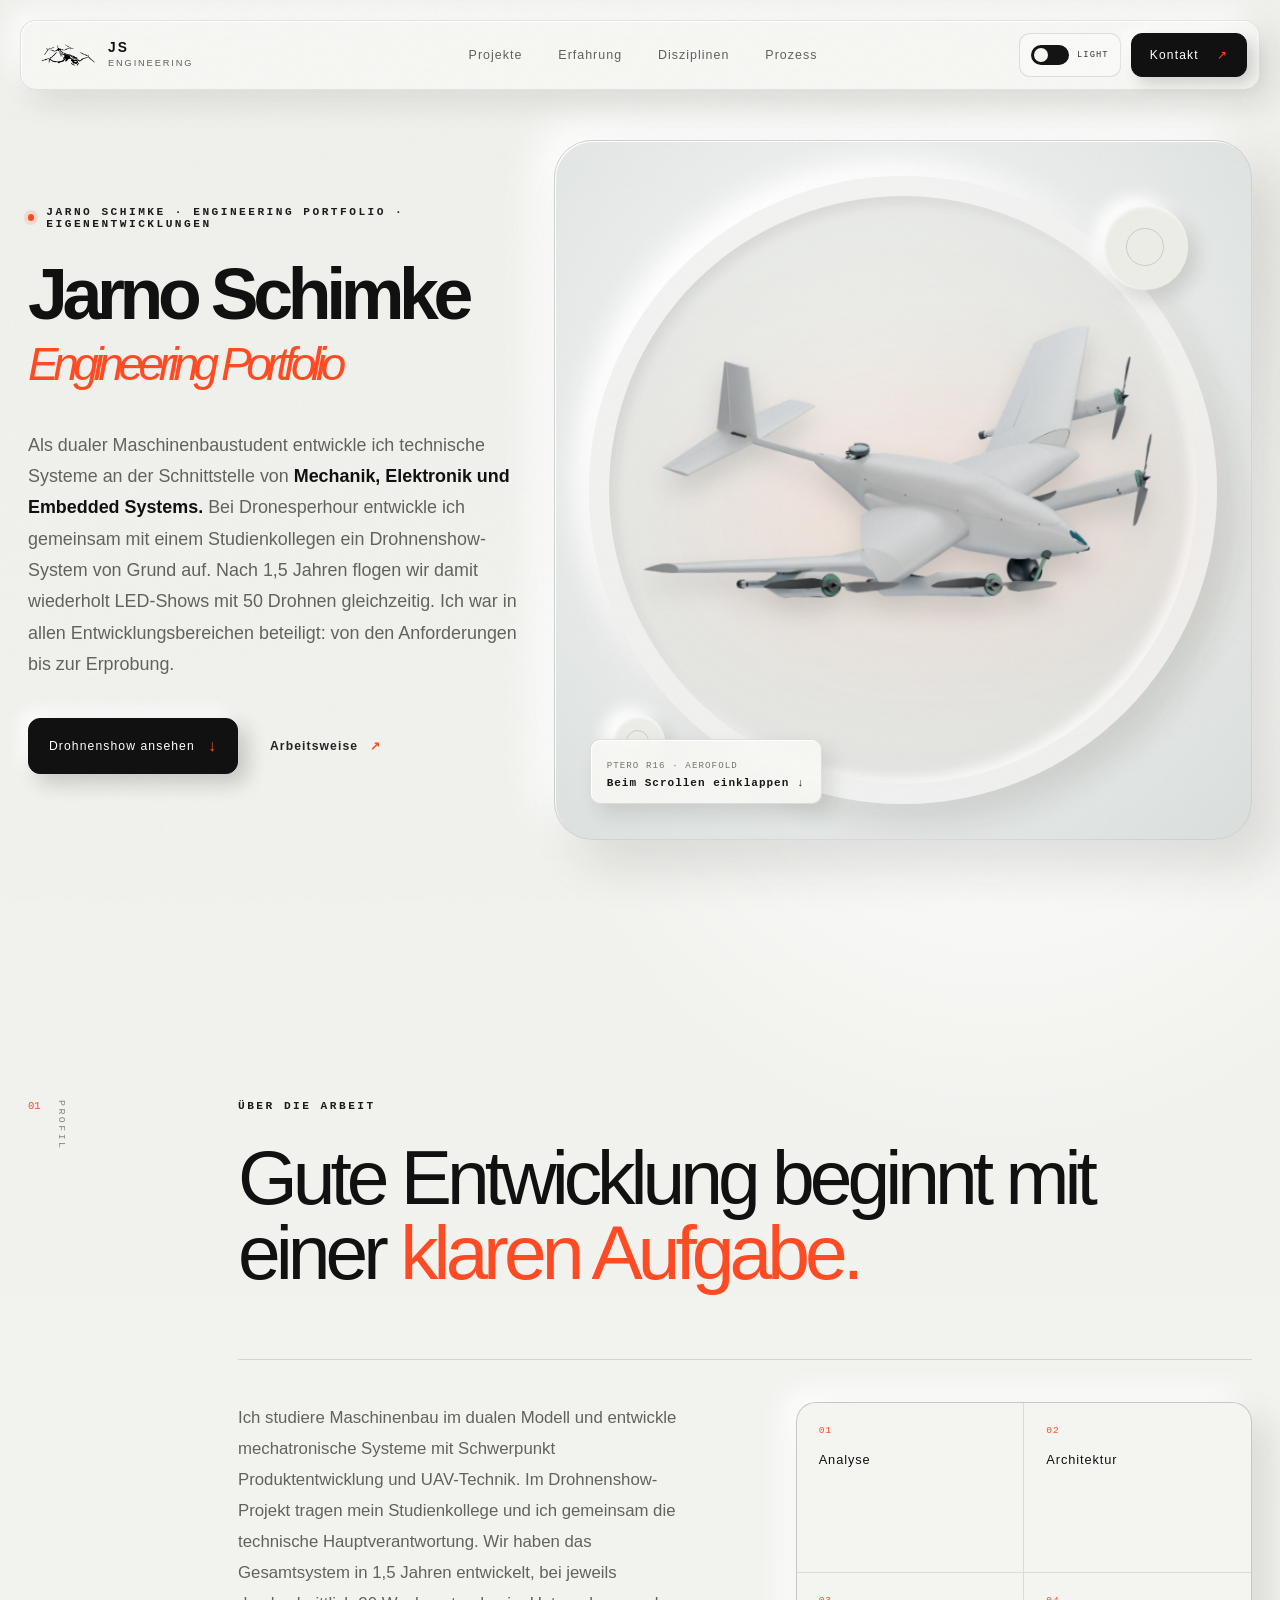
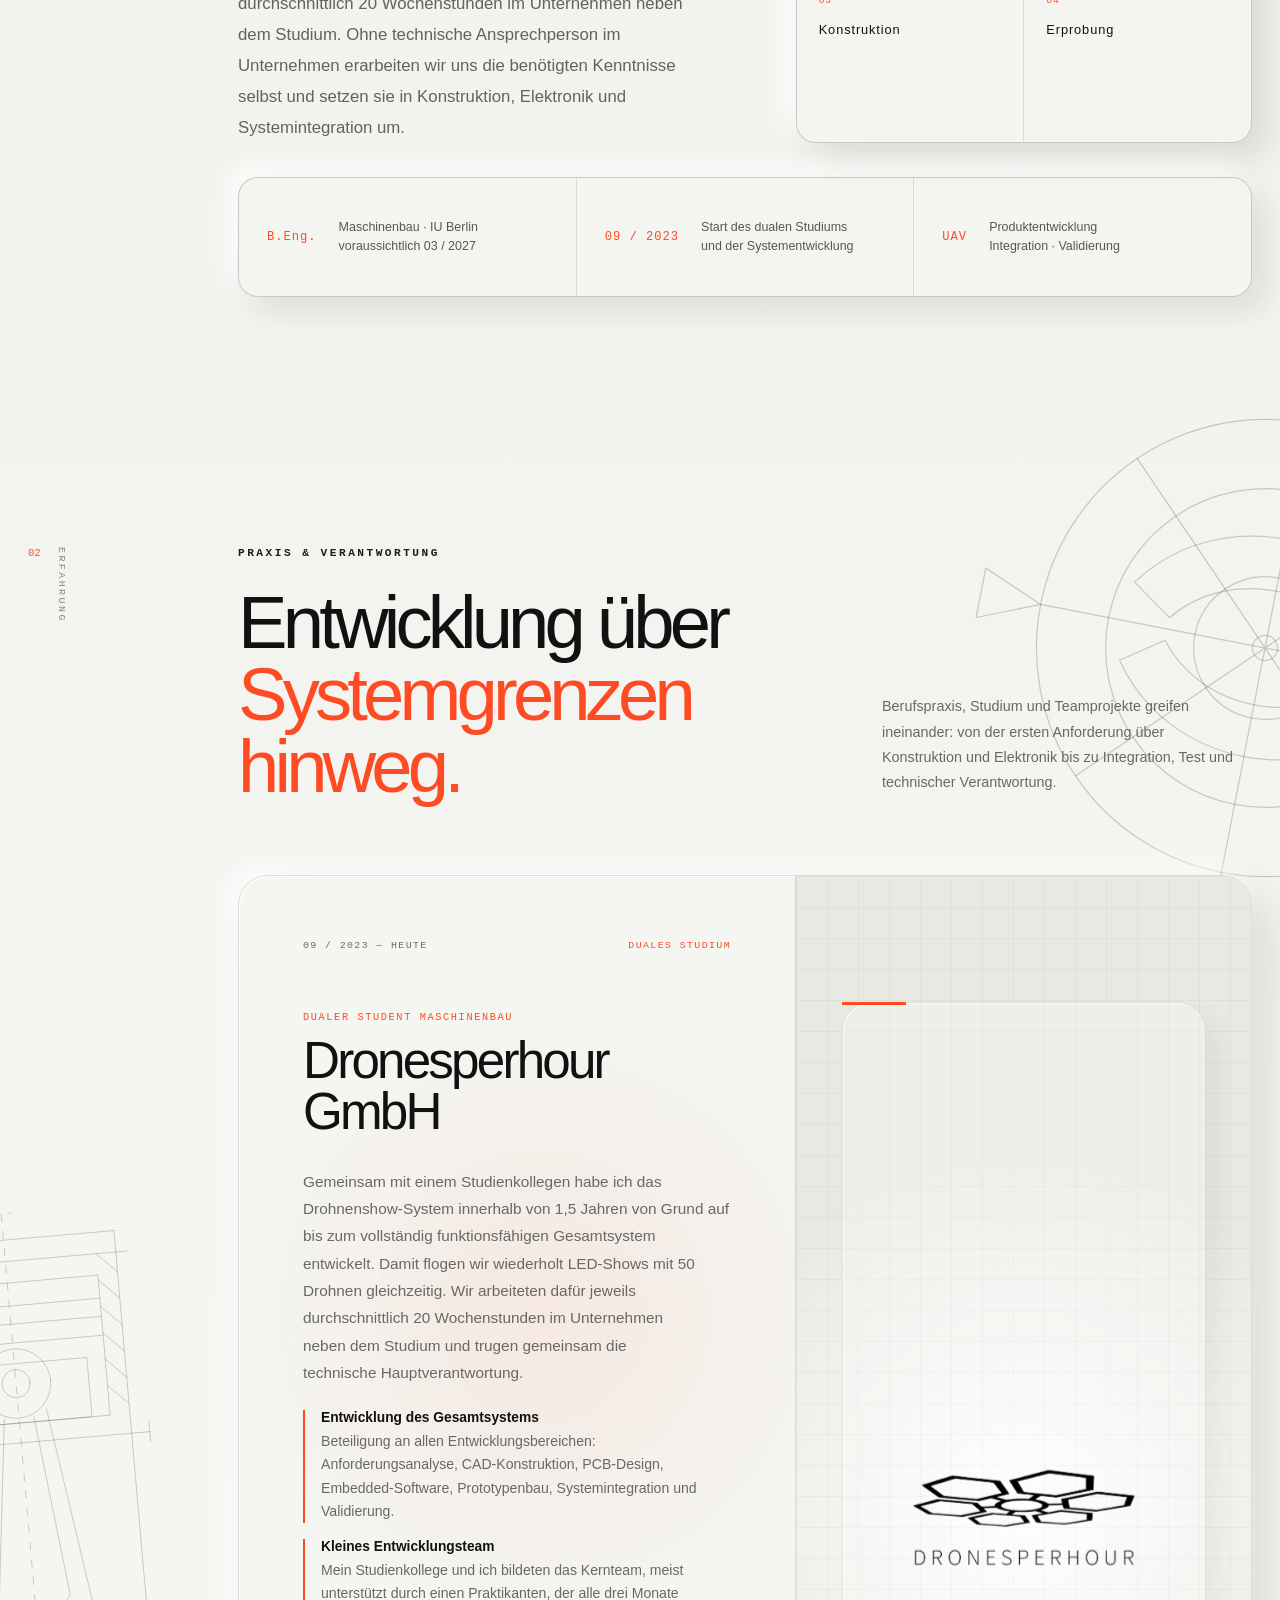
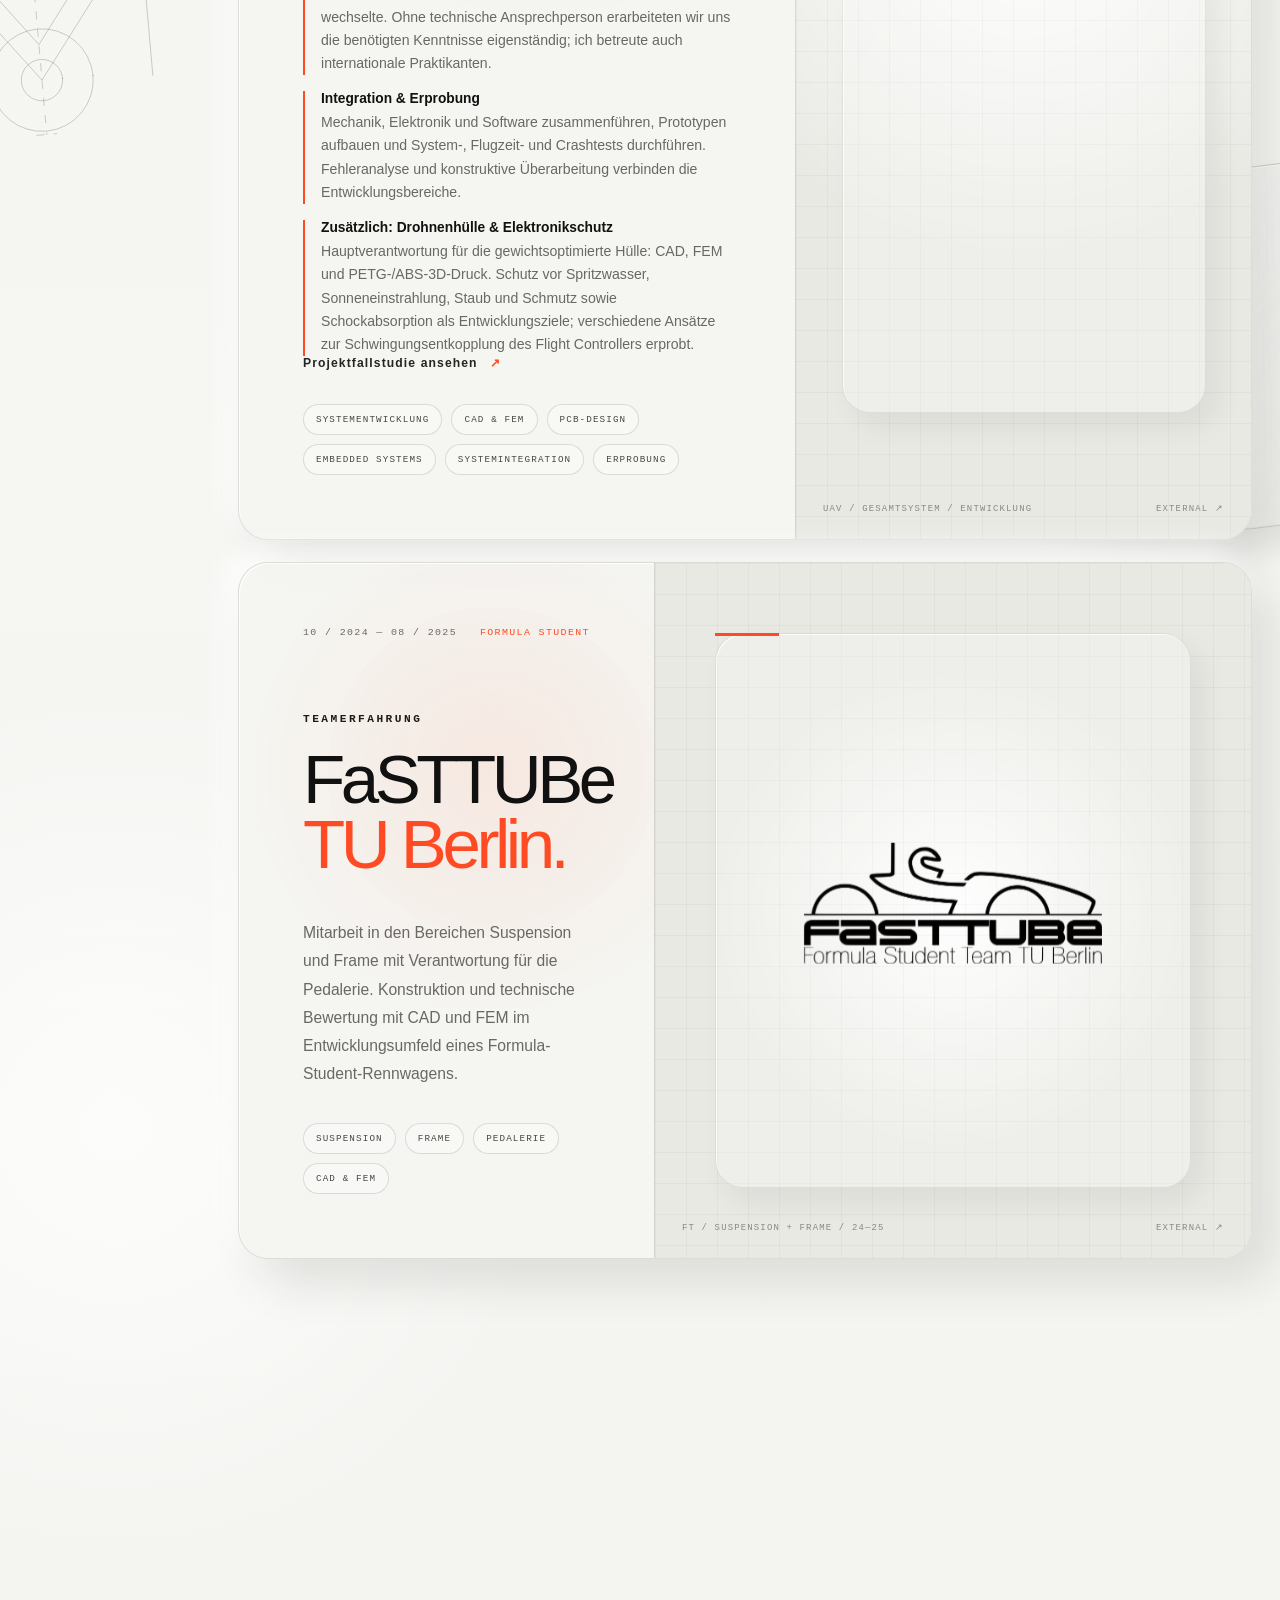
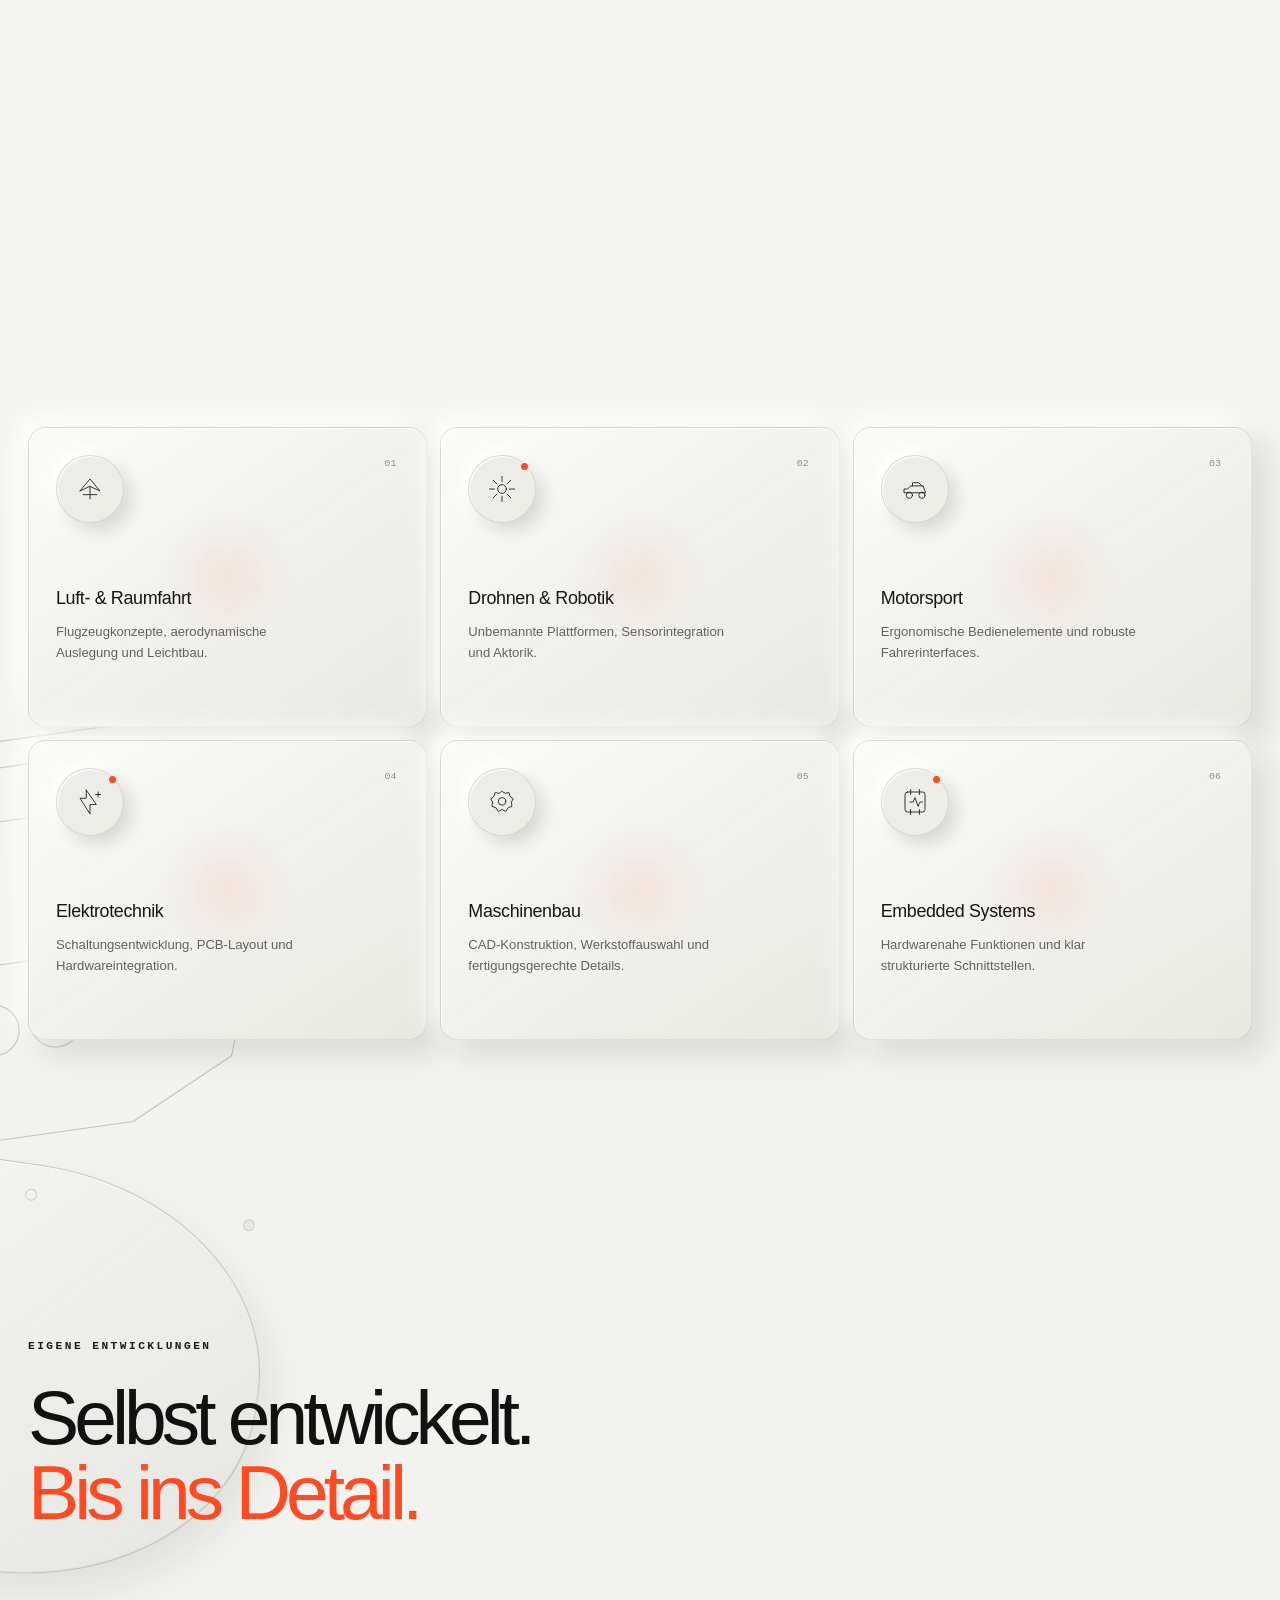
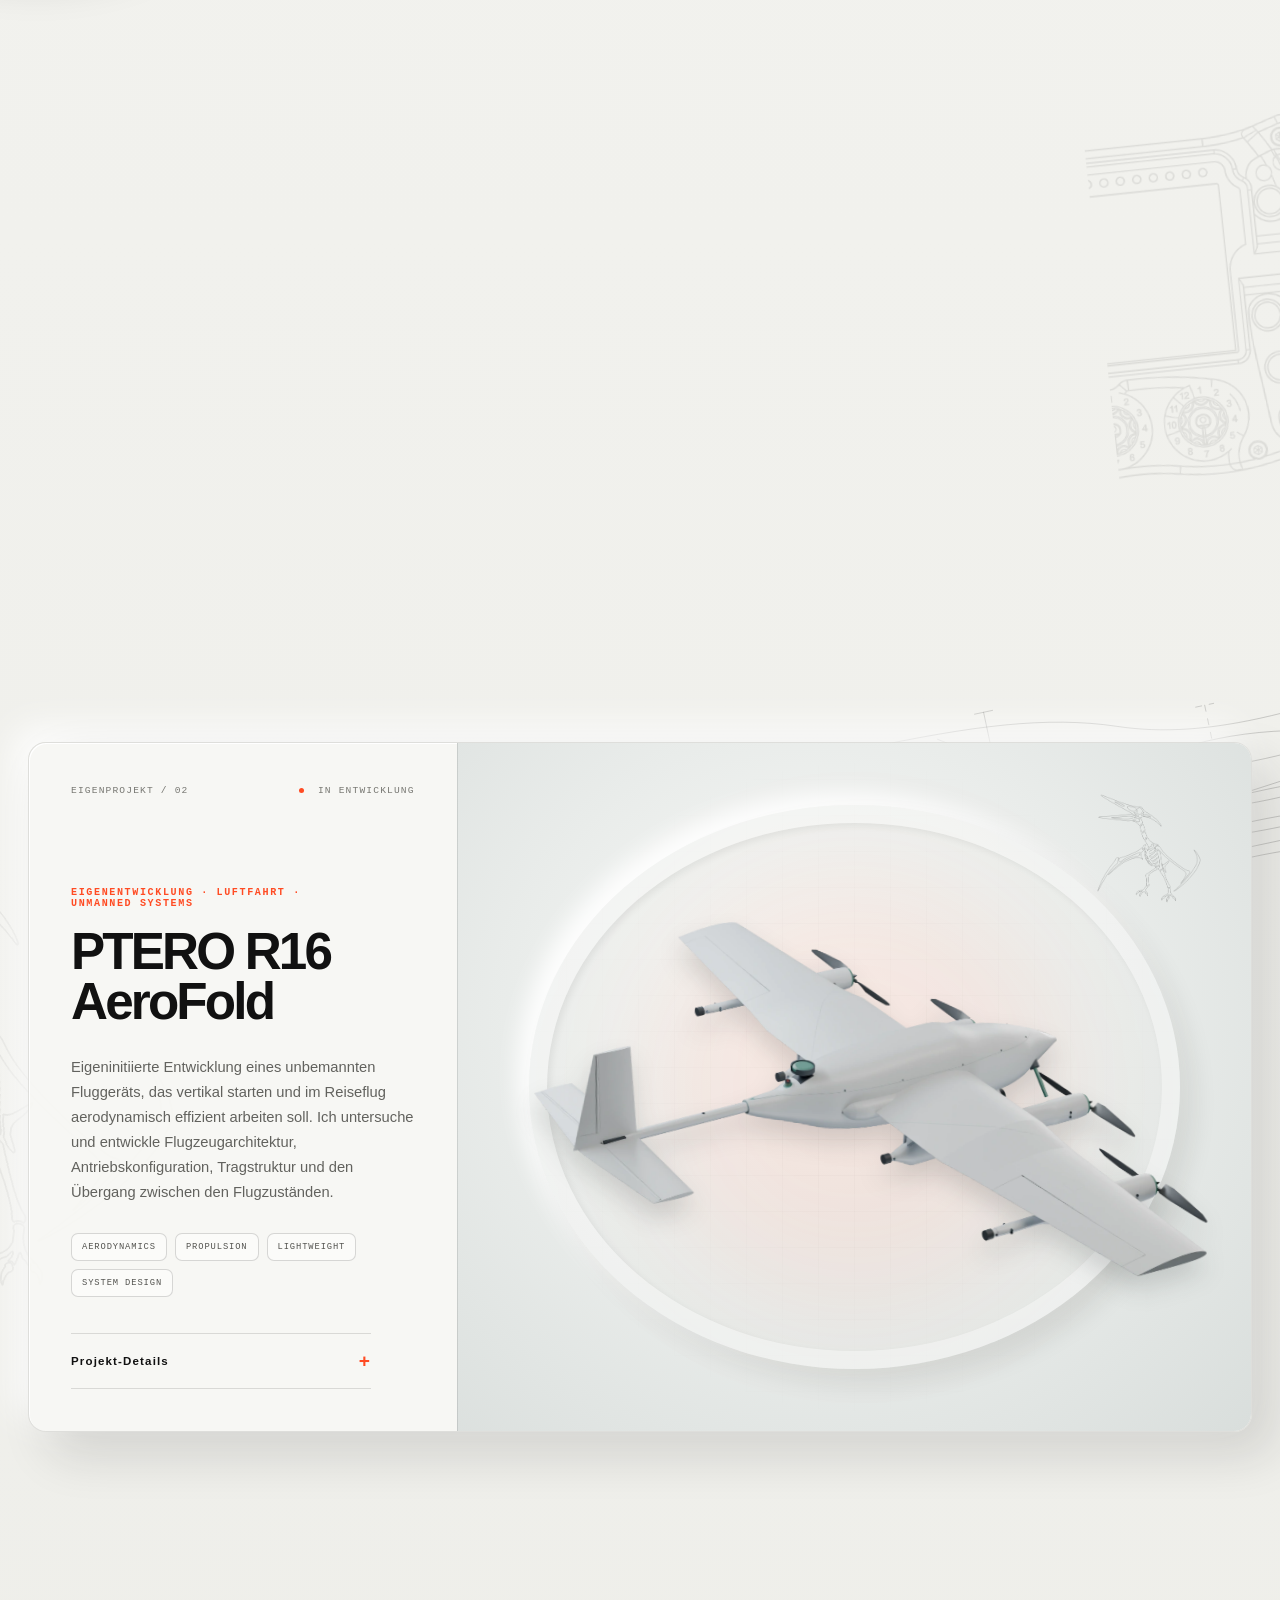
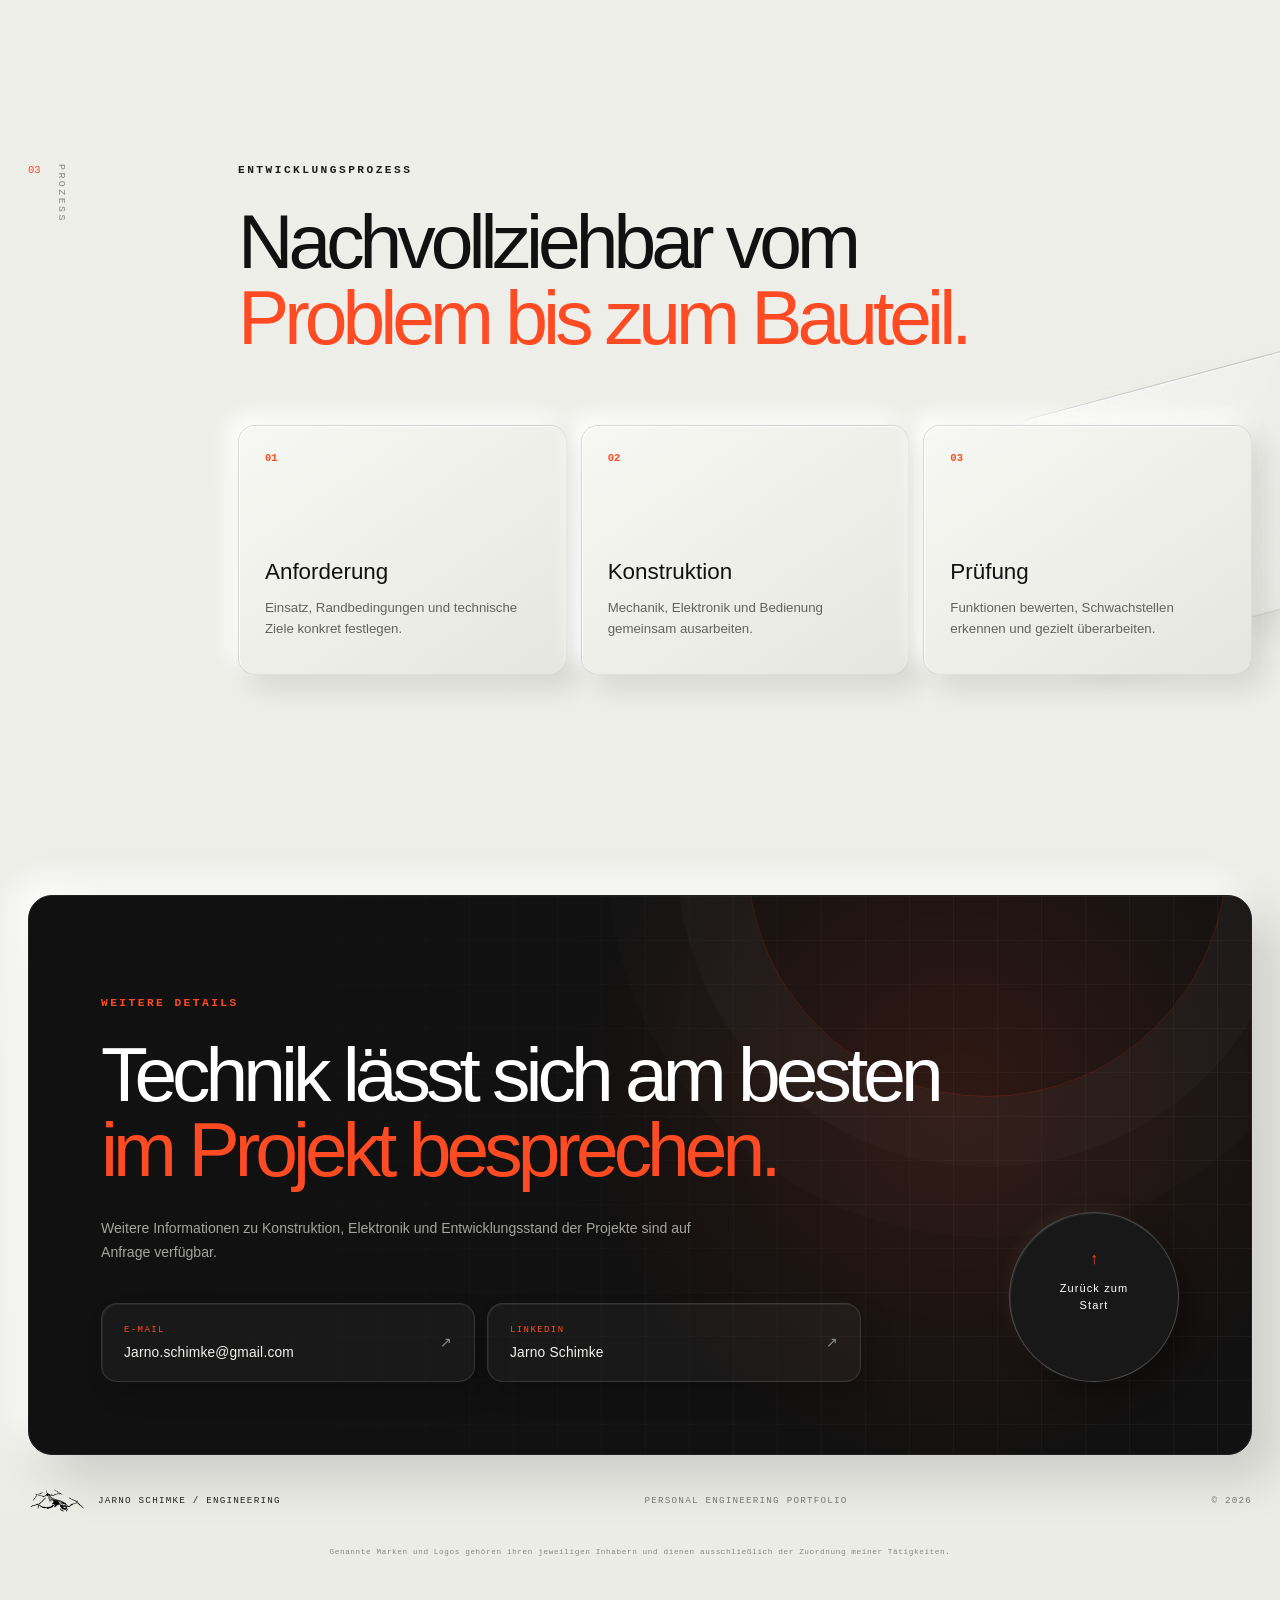
<file: index.html>
<!DOCTYPE html>
<html lang="de">
  <head>
    <meta charset="UTF-8">
    <meta name="viewport" content="width=device-width, initial-scale=1.0">
    <meta
      name="description"
      content="Engineering-Portfolio von Jarno Schimke: eigenverantwortliche UAV-Systementwicklung von Anforderungen und Konstruktion über Elektronik bis zu Integration und Erprobung."
    >
    <meta name="referrer" content="no-referrer">
    <meta
      http-equiv="Content-Security-Policy"
      content="default-src 'self'; script-src 'self'; style-src 'self' 'unsafe-inline'; img-src 'self' data:; font-src 'self'; connect-src 'none'; media-src 'none'; object-src 'none'; frame-src 'none'; worker-src 'none'; base-uri 'none'; form-action 'none'; upgrade-insecure-requests"
    >
    <meta name="theme-color" content="#f2f2ef">
    <title>Jarno Schimke — Engineering Portfolio</title>
    <link rel="icon" href="assets/brand-mark-transparent.png">
    <script src="theme-init.js"></script>
    <link rel="stylesheet" href="styles.css">
    <script src="script.js" defer></script>
  </head>
  <body>
    <div class="scroll-progress" aria-hidden="true"></div>
    <div class="cursor-light" aria-hidden="true"></div>
    <div class="page-noise" aria-hidden="true"></div>
    <div class="page-technical-overlay" aria-hidden="true">
      <i class="metal-cover cover-b"></i>
      <i class="metal-cover cover-c"></i>
      <i class="metal-cover cover-d"></i>

      <svg class="edge-sketch edge-drone-section" viewBox="0 0 620 620">
        <circle cx="310" cy="310" r="218" />
        <circle cx="310" cy="310" r="152" />
        <circle cx="310" cy="310" r="68" />
        <path d="M92 310h436M310 92v436M156 156l308 308M464 156 156 464" />
        <path d="M176 272c64-90 204-90 268 0l-39 27c-46-59-144-59-190 0Zm0 76c64 90 204 90 268 0l-39-27c-46 59-144 59-190 0Z" />
        <path d="M310 92 286 34h48Zm218 218 58-24v48ZM310 528l24 58h-48ZM92 310l-58 24v-48Z" />
        <circle cx="310" cy="310" r="12" />
      </svg>

      <svg class="edge-sketch edge-piston-section" viewBox="0 0 520 720">
        <path d="M126 62h268M112 88h296M126 62v540M394 62v540" />
        <path d="M150 114h220v170H150Z" />
        <path d="M150 142h220M150 164h220M150 187h220" />
        <path d="M172 212h176v72H172Z" />
        <circle cx="260" cy="236" r="42" />
        <circle cx="260" cy="236" r="17" />
        <path d="m226 270-35 235 69 91 69-91-35-235" />
        <path d="m242 278-25 218 43 57 43-57-25-218" />
        <circle cx="260" cy="596" r="62" />
        <circle cx="260" cy="596" r="25" />
        <path d="M104 308h312M104 296v24M416 296v24" />
        <path d="M78 62v540M66 62h24M66 602h24" />
        <path d="m126 88 24 24m-24 8 24 24m-24 8 24 24m-24 8 24 24m-24 8 24 24m-24 8 24 24" />
        <path d="m370 88 24 24m-24 8 24 24m-24 8 24 24m-24 8 24 24m-24 8 24 24m-24 8 24 24" />
        <path d="M260 30v632M248 30h24M248 662h24" stroke-dasharray="9 12" />
      </svg>

      <svg class="edge-sketch edge-wheel-section" viewBox="0 0 680 520">
        <path d="M115 171 210 95h260l95 76 63 114-49 137-110 53H211l-110-53-49-137Z" />
        <rect x="225" y="150" width="230" height="146" rx="16" />
        <circle cx="184" cy="182" r="18" /><circle cx="496" cy="182" r="18" />
        <circle cx="180" cy="330" r="18" /><circle cx="500" cy="330" r="18" />
        <circle cx="276" cy="362" r="26" /><circle cx="340" cy="362" r="26" /><circle cx="404" cy="362" r="26" />
        <path d="M50 68h578M50 56v24M628 56v24M340 68v45" />
        <path d="M32 171v251M20 171h24M20 422h24" />
      </svg>

      <svg class="edge-sketch edge-airfoil-section" viewBox="0 0 900 460">
        <path d="M22 78c152 0 248 8 334 40 112 42 248 37 522-10" />
        <path d="M22 126c150 0 245 10 330 44 109 43 250 39 526-13" />
        <path d="M22 174c144 0 233 14 317 47 113 44 264 45 539-13" />
        <path d="M22 224c144 0 225 18 306 40 126 35 286 39 550-9" />
        <path d="M22 274c165 0 260-8 362-24 133-21 277-11 494 25" />
        <path d="M22 324c160 0 254-20 360-38 129-22 278-6 496 37" />
        <path d="M22 374c154 0 247-24 355-43 132-23 282-3 501 44" />
        <path d="M218 261c107-111 294-135 512-44-145 8-303 33-512 44Z" />
        <path d="M267 244v29M332 215v50M409 188v68M495 177v66M581 181v49M655 195v24" />
        <path d="M218 308h512M218 294v28M730 294v28M474 288v40" />
        <path d="M190 64v328M178 64h24M178 392h24" />
        <path d="M80 98h62l-18-12m18 12-18 12M80 146h62l-18-12m18 12-18 12M80 346h62l-18-12m18 12-18 12" />
        <path d="M474 177v-62M462 115h24M730 217v-102M718 115h24" stroke-dasharray="8 10" />
      </svg>
    </div>

    <header class="site-header glass-shell">
      <a class="brand magnetic" href="#top" aria-label="Zur Startseite">
        <img src="assets/brand-mark-transparent.png" alt="">
        <span>
          <strong>JS</strong>
          <small>ENGINEERING</small>
        </span>
      </a>

      <nav aria-label="Hauptnavigation">
        <a href="#projekte">Projekte</a>
        <a href="#erfahrung">Erfahrung</a>
        <a href="#felder">Disziplinen</a>
        <a href="#prozess">Prozess</a>
      </nav>

      <div class="header-actions">
        <button class="theme-switch" type="button" aria-label="Dunkelmodus aktivieren" aria-pressed="false">
          <span class="switch-track" aria-hidden="true"><i></i></span>
          <span class="switch-label">LIGHT</span>
        </button>
        <a class="nav-cta magnetic" href="#kontakt">
          Kontakt
          <span aria-hidden="true">↗</span>
        </a>
      </div>
    </header>

    <main id="top">
      <section class="hero section-shell">
        <div class="hero-copy">
          <p class="eyebrow reveal">
            <span class="status-dot"></span>
            JARNO SCHIMKE · ENGINEERING PORTFOLIO · EIGENENTWICKLUNGEN
          </p>

          <h1 class="reveal" data-delay="80">
            Jarno Schimke
            <span>Engineering Portfolio</span>
          </h1>

          <p class="hero-intro reveal" data-delay="150">
            Als dualer Maschinenbaustudent entwickle ich technische Systeme
            an der Schnittstelle von
            <strong>Mechanik, Elektronik und Embedded Systems.</strong>
            Bei Dronesperhour entwickle ich gemeinsam mit einem Studienkollegen
            ein Drohnenshow-System von Grund auf. Nach 1,5 Jahren flogen wir
            damit wiederholt LED-Shows mit 50 Drohnen gleichzeitig. Ich war in allen
            Entwicklungsbereichen beteiligt: von den Anforderungen bis zur Erprobung.
          </p>

          <div class="hero-actions reveal" data-delay="220">
            <a class="button button-primary magnetic" href="drohnenshow.html">
              Drohnenshow ansehen
              <span aria-hidden="true">↓</span>
            </a>
            <a class="text-link" href="#profil">
              Arbeitsweise
              <span aria-hidden="true">↗</span>
            </a>
          </div>

          <div class="hero-readout reveal" data-delay="300" aria-label="Portfolio-Kennzahlen" role="group">
            <div>
              <strong data-count="2">02</strong>
              <span>Eigene Projekte</span>
            </div>
            <div>
              <strong data-count="6">06</strong>
              <span>Fachbereiche</span>
            </div>
            <div>
              <strong>CAD / PCB</strong>
              <span>Entwicklungsfokus</span>
            </div>
          </div>
        </div>

        <div class="hero-visual reveal" data-delay="100">
          <div class="orbit orbit-one"></div>
          <div class="orbit orbit-two"></div>
          <div class="radar-sweep"></div>
          <div class="hero-glow"></div>
          <div class="tech-glyph glyph-a"></div>
          <div class="tech-glyph glyph-b"></div>
          <img class="hero-drone parallax-object" src="assets/aerofold-r16-satin/hero-0.webp" alt="PTERO R16 mit ausgeklappten Tragflächen">
          <div class="telemetry telemetry-a">
            <span>PTERO R16 · AEROFOLD</span>
            <strong>Beim Scrollen einklappen ↓</strong>
          </div>
          <div class="telemetry telemetry-b">
            <span>SYS.STATUS</span>
            <strong><i></i> NOMINAL</strong>
          </div>
          <div class="telemetry telemetry-c" aria-hidden="true">
            <svg viewBox="0 0 150 34" role="presentation">
              <path d="M2 22h18l8-13 10 21 10-13 9 5h18l8-15 10 23 12-17 9 9h34" />
            </svg>
          </div>
        </div>
      </section>

      <div class="signal-strip" aria-hidden="true">
        <div>
          <span>AEROSPACE</span><i></i>
          <span>EMBEDDED SYSTEMS</span><i></i>
          <span>MOTORSPORT</span><i></i>
          <span>MECHANICAL DESIGN</span><i></i>
          <span>ELECTRONICS</span><i></i>
          <span>AEROSPACE</span><i></i>
          <span>EMBEDDED SYSTEMS</span><i></i>
          <span>MOTORSPORT</span><i></i>
          <span>MECHANICAL DESIGN</span><i></i>
          <span>ELECTRONICS</span><i></i>
        </div>
      </div>

      <section class="profile section-shell" id="profil">
        <div class="section-index reveal">
          <span>01</span>
          <p>PROFIL</p>
        </div>

        <div class="profile-main">
          <p class="section-kicker reveal">ÜBER DIE ARBEIT</p>
          <h2 class="reveal">
            Gute Entwicklung beginnt mit einer
            <em>klaren Aufgabe.</em>
          </h2>
          <div class="profile-grid">
            <p class="reveal">
              Ich studiere Maschinenbau im dualen Modell und entwickle
              mechatronische Systeme mit Schwerpunkt Produktentwicklung und
              UAV-Technik. Im Drohnenshow-Projekt tragen mein Studienkollege
              und ich gemeinsam die technische Hauptverantwortung. Wir haben
              das Gesamtsystem in 1,5 Jahren entwickelt, bei jeweils durchschnittlich
              20 Wochenstunden im Unternehmen neben dem Studium. Ohne
              technische Ansprechperson im Unternehmen erarbeiten wir uns
              die benötigten Kenntnisse selbst und setzen sie in Konstruktion,
              Elektronik und Systemintegration um.
            </p>
            <div class="profile-manifest reveal">
              <div><span>01</span> Analyse</div>
              <div><span>02</span> Architektur</div>
              <div><span>03</span> Konstruktion</div>
              <div><span>04</span> Erprobung</div>
            </div>
          </div>

          <div class="profile-facts reveal">
            <div>
              <strong>B.Eng.</strong>
              <span>Maschinenbau · IU Berlin<br>voraussichtlich 03 / 2027</span>
            </div>
            <div>
              <strong>09 / 2023</strong>
              <span>Start des dualen Studiums<br>und der Systementwicklung</span>
            </div>
            <div>
              <strong>UAV</strong>
              <span>Produktentwicklung<br>Integration · Validierung</span>
            </div>
          </div>
        </div>
      </section>

      <section class="experience section-shell" id="erfahrung">
        <div class="section-index reveal">
          <span>02</span>
          <p>ERFAHRUNG</p>
        </div>

        <div class="experience-main">
          <div class="experience-intro">
            <div>
              <p class="section-kicker reveal">PRAXIS &amp; VERANTWORTUNG</p>
              <h2 class="reveal">Entwicklung über<br><em>Systemgrenzen hinweg.</em></h2>
            </div>
            <p class="reveal">
              Berufspraxis, Studium und Teamprojekte greifen ineinander:
              von der ersten Anforderung über Konstruktion und Elektronik bis
              zu Integration, Test und technischer Verantwortung.
            </p>
          </div>

          <article class="career-card interactive-card reveal" id="projekt-drohnenshow">
            <div class="career-copy">
              <div class="career-meta">
                <span>09 / 2023 — HEUTE</span>
                <span>DUALES STUDIUM</span>
              </div>
              <p class="career-role">Dualer Student Maschinenbau</p>
              <h3>Dronesperhour GmbH</h3>
              <p>
                Gemeinsam mit einem Studienkollegen habe ich das
                Drohnenshow-System innerhalb von 1,5 Jahren von Grund auf
                bis zum vollständig funktionsfähigen Gesamtsystem entwickelt.
                Damit flogen wir wiederholt LED-Shows mit 50 Drohnen gleichzeitig.
                Wir arbeiteten dafür jeweils durchschnittlich 20 Wochenstunden
                im Unternehmen neben dem Studium und trugen gemeinsam die
                technische Hauptverantwortung.
              </p>
              <dl class="ownership-list">
                <div>
                  <dt>Entwicklung des Gesamtsystems</dt>
                  <dd>Beteiligung an allen Entwicklungsbereichen: Anforderungsanalyse, CAD-Konstruktion, PCB-Design, Embedded-Software, Prototypenbau, Systemintegration und Validierung.</dd>
                </div>
                <div>
                  <dt>Kleines Entwicklungsteam</dt>
                  <dd>Mein Studienkollege und ich bildeten das Kernteam, meist unterstützt durch einen Praktikanten, der alle drei Monate wechselte. Ohne technische Ansprechperson erarbeiteten wir uns die benötigten Kenntnisse eigenständig; ich betreute auch internationale Praktikanten.</dd>
                </div>
                <div>
                  <dt>Integration &amp; Erprobung</dt>
                  <dd>Mechanik, Elektronik und Software zusammenführen, Prototypen aufbauen und System-, Flugzeit- und Crashtests durchführen. Fehleranalyse und konstruktive Überarbeitung verbinden die Entwicklungsbereiche.</dd>
                </div>
                <div>
                  <dt>Zusätzlich: Drohnenhülle &amp; Elektronikschutz</dt>
                  <dd>Hauptverantwortung für die gewichtsoptimierte Hülle: CAD, FEM und PETG-/ABS-3D-Druck. Schutz vor Spritzwasser, Sonneneinstrahlung, Staub und Schmutz sowie Schockabsorption als Entwicklungsziele; verschiedene Ansätze zur Schwingungsentkopplung des Flight Controllers erprobt.</dd>
                </div>
              </dl>
              <a class="text-link" href="drohnenshow.html">Projektfallstudie ansehen <span aria-hidden="true">↗</span></a>
              <div class="experience-tags">
                <span>Systementwicklung</span>
                <span>CAD &amp; FEM</span>
                <span>PCB-Design</span>
                <span>Embedded Systems</span>
                <span>Systemintegration</span>
                <span>Erprobung</span>
              </div>
            </div>

            <a
              class="brand-logo-panel brand-logo-dph"
              href="https://dronesperhour.de/"
              target="_blank"
              rel="noopener noreferrer"
              aria-label="Website von Dronesperhour öffnen"
            >
              <img src="assets/cropped-LogoDPH.png" alt="Dronesperhour">
              <span>UAV / GESAMTSYSTEM / ENTWICKLUNG</span>
              <small>EXTERNAL ↗</small>
            </a>
          </article>

          <article class="experience-card interactive-card reveal">
            <div class="experience-copy">
              <div class="experience-meta">
                <span>10 / 2024 — 08 / 2025</span>
                <span>FORMULA STUDENT</span>
              </div>
              <p class="section-kicker">TEAMERFAHRUNG</p>
              <h2>FaSTTUBe<br><em>TU Berlin.</em></h2>
              <p class="experience-description">
                Mitarbeit in den Bereichen Suspension und Frame mit
                Verantwortung für die Pedalerie. Konstruktion und technische
                Bewertung mit CAD und FEM im Entwicklungsumfeld eines
                Formula-Student-Rennwagens.
              </p>
              <div class="experience-tags">
                <span>Suspension</span>
                <span>Frame</span>
                <span>Pedalerie</span>
                <span>CAD &amp; FEM</span>
              </div>
            </div>

            <a
              class="brand-logo-panel brand-logo-fasttube"
              href="https://fasttube.de/"
              target="_blank"
              rel="noopener noreferrer"
              aria-label="Website von FaSTTUBe öffnen"
            >
              <img src="assets/Fasttube_Logo_Schwarz_01.png" alt="FaSTTUBe – Formula Student Team der TU Berlin">
              <span>FT / SUSPENSION + FRAME / 24—25</span>
              <small>EXTERNAL ↗</small>
            </a>
          </article>

          <div class="responsibility-grid">
            <article class="responsibility-card reveal">
              <div class="responsibility-top">
                <span class="responsibility-date">SEIT 01 / 2026</span>
                <img
                  class="responsibility-logo responsibility-logo-psv"
                  src="assets/PSV-Logo-1_transparent_compressed.png"
                  alt="PSV Basdorf"
                >
              </div>
              <h3>Vorstandsmitglied</h3>
              <p>PSV Basdorf · Vorstandsarbeit in einem Verein mit rund 1.500 Mitgliedern.</p>
            </article>
            <article class="responsibility-card reveal" data-delay="80">
              <div class="responsibility-top">
                <span class="responsibility-date">SEIT 10 / 2023</span>
                <img
                  class="responsibility-logo responsibility-logo-iu"
                  src="assets/IU_Logo_23.png"
                  alt="IU Internationale Hochschule"
                >
              </div>
              <h3>Studierendenvertretung</h3>
              <p>Vertretung des Studiengangs Maschinenbau am Berliner Campus der IU.</p>
            </article>
          </div>
        </div>
      </section>

      <section class="disciplines section-shell" id="felder">
        <div class="section-heading">
          <div>
            <p class="section-kicker reveal">ARBEITSBEREICHE</p>
            <h2 class="reveal">Mechanik, Elektronik<br><em>und Systemdesign.</em></h2>
          </div>
          <p class="section-note reveal">
            Die Projekte verbinden mehrere Disziplinen. Entscheidend ist,
            dass Schnittstellen früh geklärt werden.
          </p>
        </div>

        <div class="discipline-grid">
          <article class="discipline-card interactive-card reveal">
            <div class="icon-wrap">
              <svg viewBox="0 0 48 48" aria-hidden="true">
                <path d="M8 27 24 8l16 19-16-7Z" />
                <path d="M24 20v20M13 33h22" />
              </svg>
            </div>
            <span>01</span>
            <h3>Luft- &amp; Raumfahrt</h3>
            <p>Flugzeugkonzepte, aerodynamische Auslegung und Leichtbau.</p>
          </article>

          <article class="discipline-card interactive-card reveal" data-delay="60">
            <div class="icon-wrap">
              <svg viewBox="0 0 48 48" aria-hidden="true">
                <circle cx="24" cy="24" r="7" />
                <path d="M24 4v8M24 36v8M4 24h8M36 24h8M10 10l6 6M32 32l6 6M38 10l-6 6M16 32l-6 6" />
              </svg>
            </div>
            <span>02</span>
            <h3>Drohnen &amp; Robotik</h3>
            <p>Unbemannte Plattformen, Sensorintegration und Aktorik.</p>
          </article>

          <article class="discipline-card interactive-card reveal" data-delay="120">
            <div class="icon-wrap">
              <svg viewBox="0 0 48 48" aria-hidden="true">
                <path d="M7 30h34l-4-11H17l-5 5H7Z" />
                <circle cx="15" cy="34" r="5" />
                <circle cx="35" cy="34" r="5" />
                <path d="M20 19v-5h10l5 5" />
              </svg>
            </div>
            <span>03</span>
            <h3>Motorsport</h3>
            <p>Ergonomische Bedienelemente und robuste Fahrerinterfaces.</p>
          </article>

          <article class="discipline-card interactive-card reveal" data-delay="180">
            <div class="icon-wrap">
              <svg viewBox="0 0 48 48" aria-hidden="true">
                <path d="M18 5v13H8l16 25V28h10L18 5Z" />
                <path d="M37 8v8M33 12h8" />
              </svg>
            </div>
            <span>04</span>
            <h3>Elektrotechnik</h3>
            <p>Schaltungsentwicklung, PCB-Layout und Hardwareintegration.</p>
          </article>

          <article class="discipline-card interactive-card reveal" data-delay="240">
            <div class="icon-wrap">
              <svg viewBox="0 0 48 48" aria-hidden="true">
                <path d="m24 7 5 3 6-1 2 6 5 4-3 5 1 7-6 2-4 6-6-3-6 3-4-6-6-2 1-7-3-5 5-4 2-6 6 1Z" />
                <circle cx="24" cy="23" r="6" />
              </svg>
            </div>
            <span>05</span>
            <h3>Maschinenbau</h3>
            <p>CAD-Konstruktion, Werkstoffauswahl und fertigungsgerechte Details.</p>
          </article>

          <article class="discipline-card interactive-card reveal" data-delay="300">
            <div class="icon-wrap">
              <svg viewBox="0 0 48 48" aria-hidden="true">
                <rect x="8" y="8" width="32" height="32" rx="4" />
                <path d="M16 24h5l3-7 5 14 3-7h4M17 4v8M31 4v8M17 36v8M31 36v8" />
              </svg>
            </div>
            <span>06</span>
            <h3>Embedded Systems</h3>
            <p>Hardwarenahe Funktionen und klar strukturierte Schnittstellen.</p>
          </article>
        </div>
      </section>

      <section class="projects section-shell" id="projekte">
        <div class="section-heading projects-heading">
          <div>
            <p class="section-kicker reveal">EIGENE ENTWICKLUNGEN</p>
            <h2 class="reveal">Selbst entwickelt.<br><em>Bis ins Detail.</em></h2>
          </div>
          <p class="section-note reveal">
            Beide Projekte sind eigeninitiierte Entwicklungen. Konzeption,
            Konstruktion, Elektronik und technische Ausarbeitung liegen bei
            mir; der aktuelle Reifegrad ist jeweils ausgewiesen.
          </p>
        </div>

        <article class="project-card project-wheel reveal">
          <div class="project-content">
            <div class="project-topline">
              <span>EIGENPROJEKT / 01</span>
              <span class="project-state"><i></i> IN ENTWICKLUNG</span>
            </div>
            <p class="project-type">EIGENENTWICKLUNG · MOTORSPORT · ELEKTRONIK</p>
            <h3>Formula<br>Steering Wheel</h3>
            <p class="project-description">
              Von mir entwickeltes Sim-Racing-Lenkrad mit Carbonstruktur,
              integriertem Display und eigener Leiterplatte. Ich entwickle
              Konstruktion, Elektronik und Aufbau als zusammenhängendes System
              und führe es schrittweise zum funktionsfähigen Prototyp.
            </p>
            <ul class="project-tags">
              <li>CAD</li>
              <li>PCB DESIGN</li>
              <li>ERGONOMICS</li>
              <li>TELEMETRY</li>
            </ul>
            <button class="project-toggle magnetic" type="button" aria-expanded="false" aria-controls="wheel-details">
              Projekt-Details
              <span aria-hidden="true">+</span>
            </button>
            <div class="project-details" id="wheel-details">
              <div>
                <span>FOKUS</span>
                <p>Direkte Bedienung, kompakter Aufbau und eine servicefreundliche Konstruktion.</p>
              </div>
              <div>
                <span>EIGENE LEISTUNG</span>
                <p>Systemkonzept, Gehäusekonstruktion, PCB-Integration, Display und Anordnung der Bedienelemente.</p>
              </div>
              <details class="project-renderings" open>
                <summary>
                  <span>RENDERINGS</span>
                  <small>04 ANSICHTEN</small>
                </summary>
                <div class="rendering-gallery">
                  <figure data-view="front">
                    <a href="assets/simwheel-render-front.png" aria-label="Simwheel-Frontansicht in voller Größe öffnen">
                      <img
                        src="assets/simwheel-render-front.png"
                        alt="Simwheel-Rendering in Frontansicht"
                        loading="lazy"
                        decoding="async"
                      >
                    </a>
                    <figcaption><span>01</span> FRONTANSICHT</figcaption>
                  </figure>
                  <figure data-view="perspective">
                    <a href="assets/simwheel-render-perspective.png" aria-label="Perspektivisches Simwheel-Rendering in voller Größe öffnen">
                      <img
                        src="assets/simwheel-render-perspective.png"
                        alt="Simwheel-Rendering in perspektivischer Ansicht"
                        loading="lazy"
                        decoding="async"
                      >
                    </a>
                    <figcaption><span>02</span> PERSPEKTIVE</figcaption>
                  </figure>
                  <figure data-view="three-quarter">
                    <a href="assets/simwheel-render-three-quarter.png" aria-label="Simwheel-Dreiviertelansicht in voller Größe öffnen">
                      <img
                        src="assets/simwheel-render-three-quarter.png"
                        alt="Simwheel-Rendering in Dreiviertelansicht"
                        loading="lazy"
                        decoding="async"
                      >
                    </a>
                    <figcaption><span>03</span> DREIVIERTEL</figcaption>
                  </figure>
                  <figure data-view="technical">
                    <a href="assets/simwheel-render-technical.png" aria-label="Technische Simwheel-Ansicht in voller Größe öffnen">
                      <img
                        src="assets/simwheel-render-technical.png"
                        alt="Transparente technische Linienansicht des Simwheels"
                        loading="lazy"
                        decoding="async"
                      >
                    </a>
                    <figcaption><span>04</span> TECHNISCHE ANSICHT</figcaption>
                  </figure>
                </div>
              </details>
            </div>
          </div>

          <div class="project-media" data-tilt>
            <div class="project-gridlines"></div>
            <div class="media-glow"></div>
            <img
              src="assets/simwheel-main-three-quarter.png"
              alt="Freigestellte Dreiviertelansicht des selbst entwickelten Formula-Sim-Racing-Lenkrads"
            >
            <span class="media-label label-a">CARBON<br>COMPOSITE</span>
            <span class="media-label label-b">CUSTOM<br>ELECTRONICS</span>
            <span class="media-code">JS-SW / REV.01</span>
          </div>
        </article>

        <div class="project-wheel-page-sketch" aria-hidden="true">
          <img src="assets/simwheel-sketch-outline.png" alt="">
        </div>

        <article class="project-card project-vtol reveal" id="projekt-vtol">
          <div class="project-content">
            <div class="project-topline">
              <span>EIGENPROJEKT / 02</span>
              <span class="project-state"><i></i> IN ENTWICKLUNG</span>
            </div>
            <p class="project-type">EIGENENTWICKLUNG · LUFTFAHRT · UNMANNED SYSTEMS</p>
            <h3>PTERO R16<br>AeroFold</h3>
            <p class="project-description">
              Eigeninitiierte Entwicklung eines unbemannten Fluggeräts, das
              vertikal starten und im Reiseflug aerodynamisch effizient
              arbeiten soll. Ich untersuche und entwickle Flugzeugarchitektur,
              Antriebskonfiguration, Tragstruktur und den Übergang zwischen
              den Flugzuständen.
            </p>
            <ul class="project-tags">
              <li>AERODYNAMICS</li>
              <li>PROPULSION</li>
              <li>LIGHTWEIGHT</li>
              <li>SYSTEM DESIGN</li>
            </ul>
            <button class="project-toggle magnetic" type="button" aria-expanded="false" aria-controls="vtol-details">
              Projekt-Details
              <span aria-hidden="true">+</span>
            </button>
            <div class="project-details" id="vtol-details">
              <div>
                <span>BEWEGUNGSSTUDIE</span>
                <p>Die Tragflächen schwenken um 120°, das Heck fährt um 300 mm ein. In der Serviceansicht öffnen sich die Abdeckungen und die Leistungskassette senkt sich ab.</p>
                <div class="aero-states">
                  <a href="assets/aerofold-r16-satin/detail-0.webp">Reiseflug</a>
                  <a href="assets/aerofold-r16-satin/detail-96.webp">Eingeklappt</a>
                  <a href="assets/aerofold-r16-satin/detail-144.webp">Serviceansicht</a>
                </div>
              </div>
              <div>
                <span>FOKUS</span>
                <p>Vertikalstart, effizienter Reiseflug und ein kontrollierbarer Übergang.</p>
              </div>
              <div>
                <span>EIGENE LEISTUNG</span>
                <p>Gesamtkonzept, Antriebskonfiguration, aerodynamische Auslegung, Tragstruktur und konstruktive Integration.</p>
              </div>
              <div>
                <span>EINSATZANFORDERUNGEN</span>
                <p>Umwelt- und mechanische Einsatzbelastungen als Anforderungen an die konstruktive Auslegung berücksichtigen.</p>
              </div>
              <div class="project-publications">
                <span>WISSENSCHAFTLICHE ARBEITEN</span>
                <div class="publication-links">
                  <a
                    href="assets/downloads/mehrzieloptimierung-carbon-tragfluegel-vtol-uav.pdf"
                    download
                  >
                    <strong>Mehrzieloptimierung eines Carbon-Tragflügels für ein VTOL-UAV – Aerodynamische Profilselektion und FEM-Nachweis</strong>
                    <small>PDF · DOWNLOAD ↓</small>
                  </a>
                  <a
                    href="assets/downloads/vergleichende-effizienzanalyse-vtol-uav-konzepte.pdf"
                    download
                  >
                    <strong>Vergleichende Effizienzanalyse aktueller VTOL-UAV-Konzepte als Grundlage für die Entwicklung eines transformierbaren Flügelklappmechanismus</strong>
                    <small>PDF · DOWNLOAD ↓</small>
                  </a>
                </div>
              </div>
            </div>
          </div>

          <div class="project-media" data-tilt>
            <div class="project-gridlines"></div>
            <div class="media-glow"></div>
            <img class="aero-detail" src="assets/aerofold-r16-satin/detail-0.webp" alt="PTERO R16 im Reiseflug">
            <img
              class="project-brand-logo"
              src="assets/pteranodon-vtol-outline.png"
              alt="Pteranodon-Outline als Logo des VTOL-Projekts"
            >
            <span class="media-label label-a">VTOL<br>TRANSITION</span>
            <span class="media-label label-b">FIXED-WING<br>EFFICIENCY</span>
            <span class="media-code">JS-VT / CONCEPT.02</span>
          </div>
        </article>

        <div class="project-page-mark" aria-hidden="true">
          <img src="assets/pteranodon-vtol-outline.png" alt="">
        </div>
      </section>

      <section class="process section-shell" id="prozess">
        <div class="section-index reveal">
          <span>03</span>
          <p>PROZESS</p>
        </div>

        <div class="process-main">
          <p class="section-kicker reveal">ENTWICKLUNGSPROZESS</p>
          <h2 class="reveal">Nachvollziehbar vom<br><em>Problem bis zum Bauteil.</em></h2>
          <div class="process-track">
            <article class="reveal">
              <div class="process-number">01</div>
              <div>
                <h3>Anforderung</h3>
                <p>Einsatz, Randbedingungen und technische Ziele konkret festlegen.</p>
              </div>
            </article>
            <article class="reveal" data-delay="80">
              <div class="process-number">02</div>
              <div>
                <h3>Konstruktion</h3>
                <p>Mechanik, Elektronik und Bedienung gemeinsam ausarbeiten.</p>
              </div>
            </article>
            <article class="reveal" data-delay="160">
              <div class="process-number">03</div>
              <div>
                <h3>Prüfung</h3>
                <p>Funktionen bewerten, Schwachstellen erkennen und gezielt überarbeiten.</p>
              </div>
            </article>
          </div>
        </div>
      </section>

      <section class="contact section-shell" id="kontakt">
        <div class="contact-orb" aria-hidden="true"></div>
        <div class="contact-copy reveal">
          <p class="section-kicker">WEITERE DETAILS</p>
          <h2>Technik lässt sich am besten<br><em>im Projekt besprechen.</em></h2>
          <p class="contact-intro">
            Weitere Informationen zu Konstruktion, Elektronik und
            Entwicklungsstand der Projekte sind auf Anfrage verfügbar.
          </p>
          <div class="contact-links" role="group" aria-label="Kontaktdaten">
            <a class="contact-link magnetic" href="mailto:Jarno.schimke@gmail.com">
              <span>E-MAIL</span>
              <strong>Jarno.schimke@gmail.com</strong>
              <i aria-hidden="true">↗</i>
            </a>
            <a
              class="contact-link magnetic"
              href="https://www.linkedin.com/in/jarno-schimke-b3385430b"
              target="_blank"
              rel="noopener noreferrer"
            >
              <span>LINKEDIN</span>
              <strong>Jarno Schimke</strong>
              <i aria-hidden="true">↗</i>
            </a>
          </div>
        </div>
        <a class="contact-button magnetic reveal" href="#top">
          <span>Zurück zum Start</span>
          <strong aria-hidden="true">↑</strong>
        </a>
      </section>
    </main>

    <footer class="site-footer section-shell">
      <div class="footer-brand">
        <img src="assets/brand-mark-transparent.png" alt="">
        <span>JARNO SCHIMKE / ENGINEERING</span>
      </div>
      <p>PERSONAL ENGINEERING PORTFOLIO</p>
      <p>© <span id="year"></span></p>
      <p class="trademark-note">
        Genannte Marken und Logos gehören ihren jeweiligen Inhabern und dienen
        ausschließlich der Zuordnung meiner Tätigkeiten.
      </p>
    </footer>
  </body>
</html>
</file>
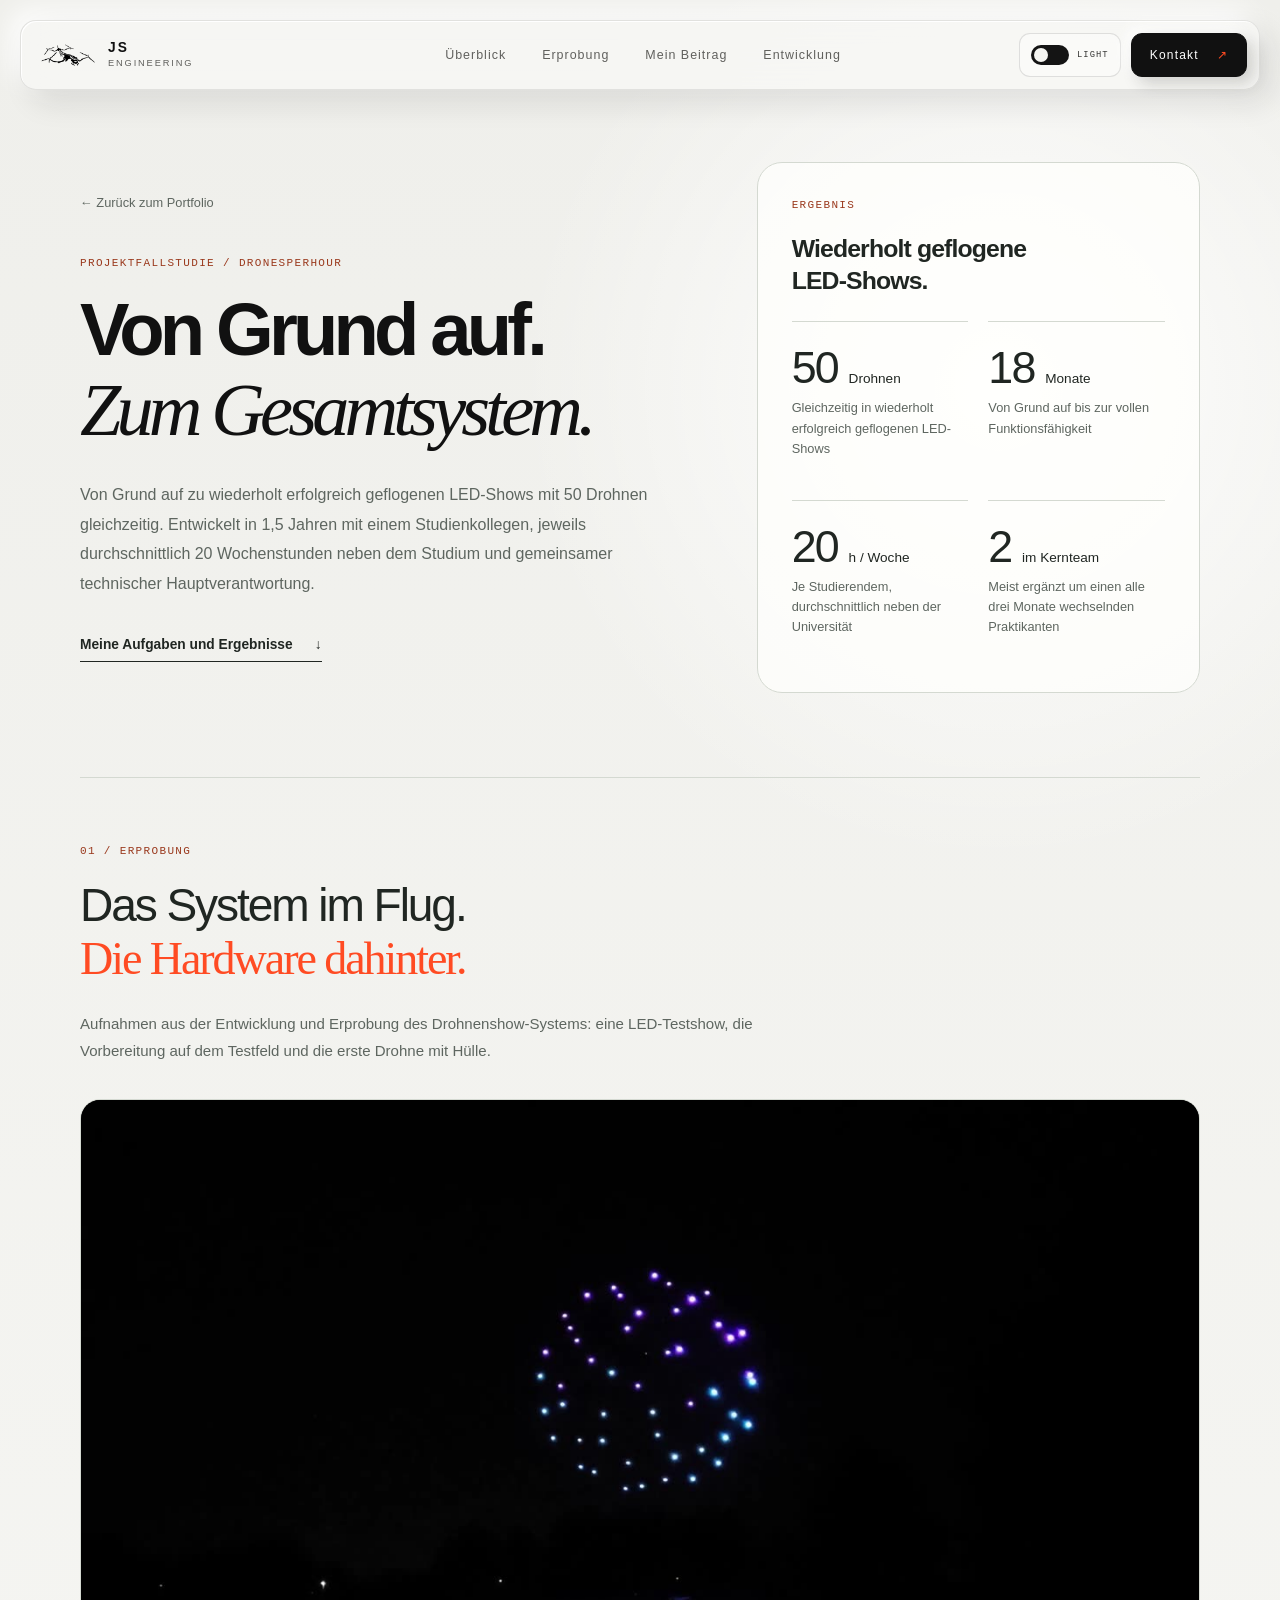
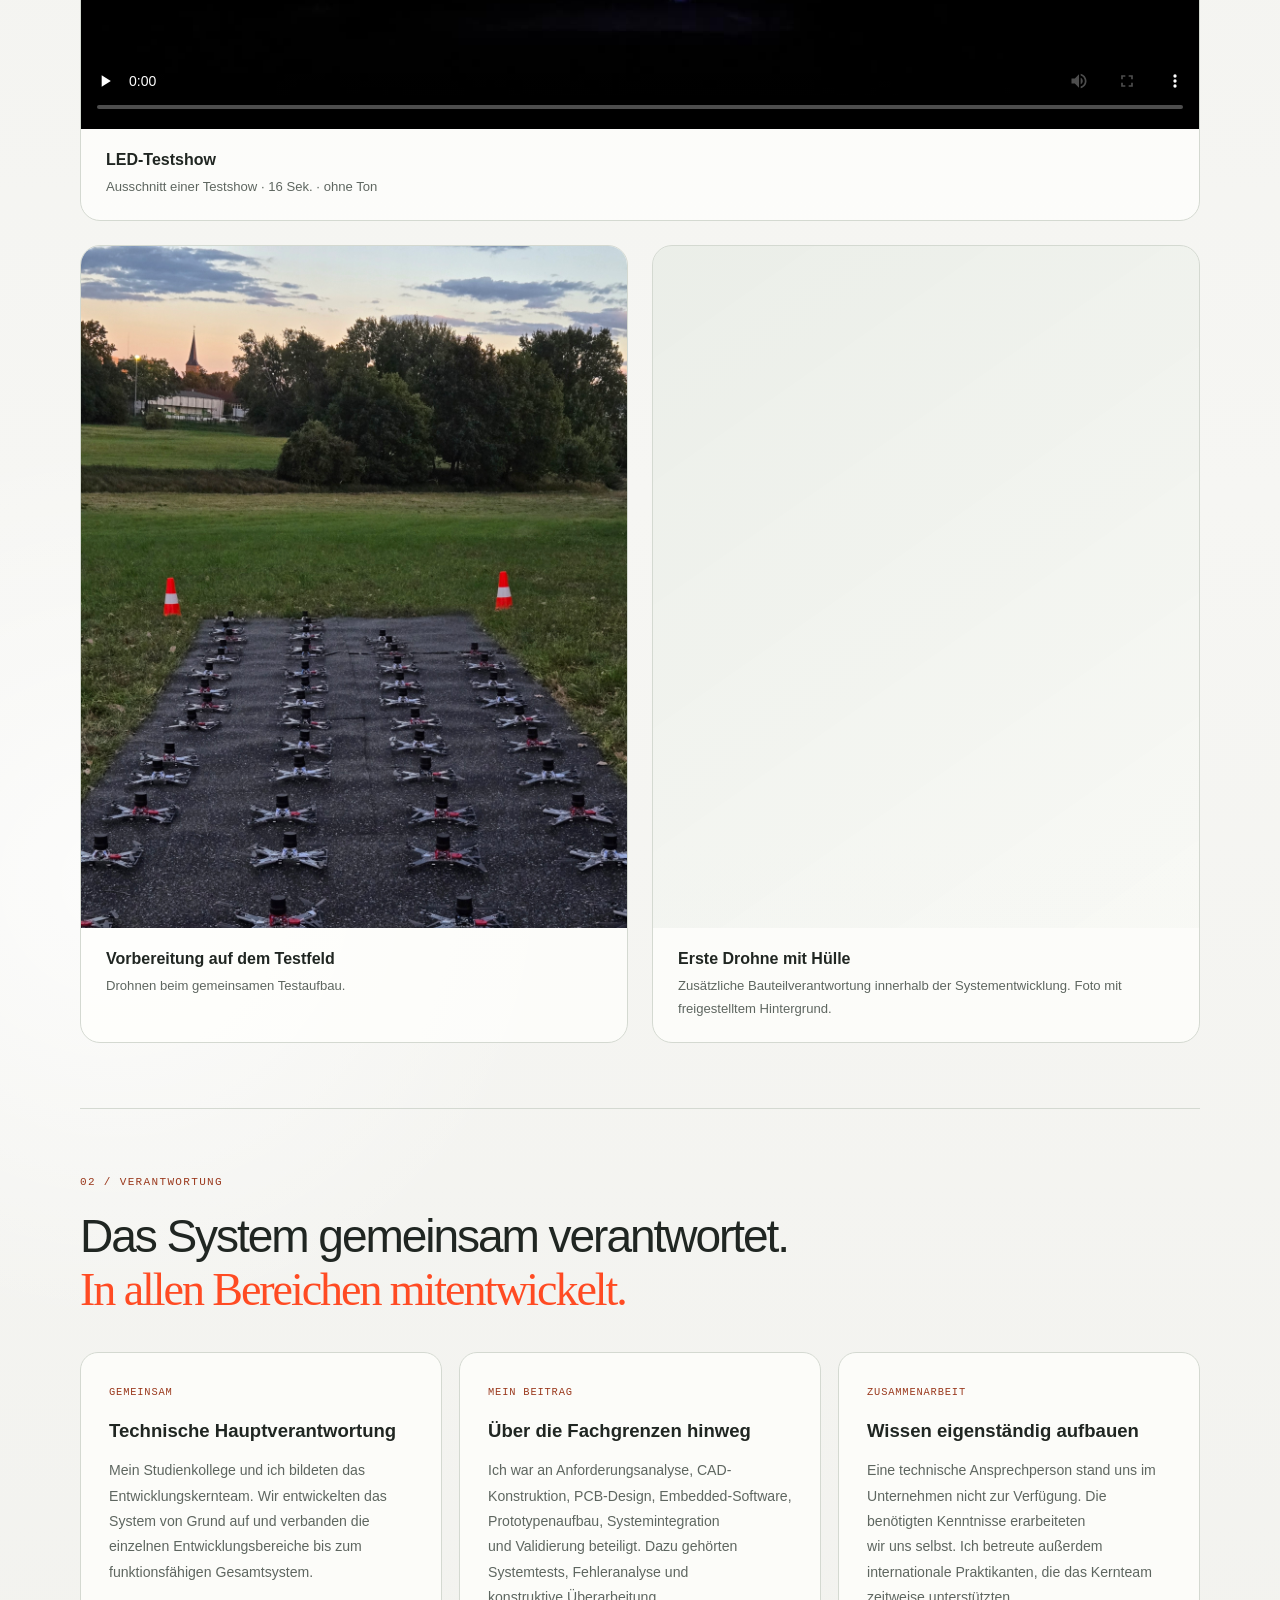
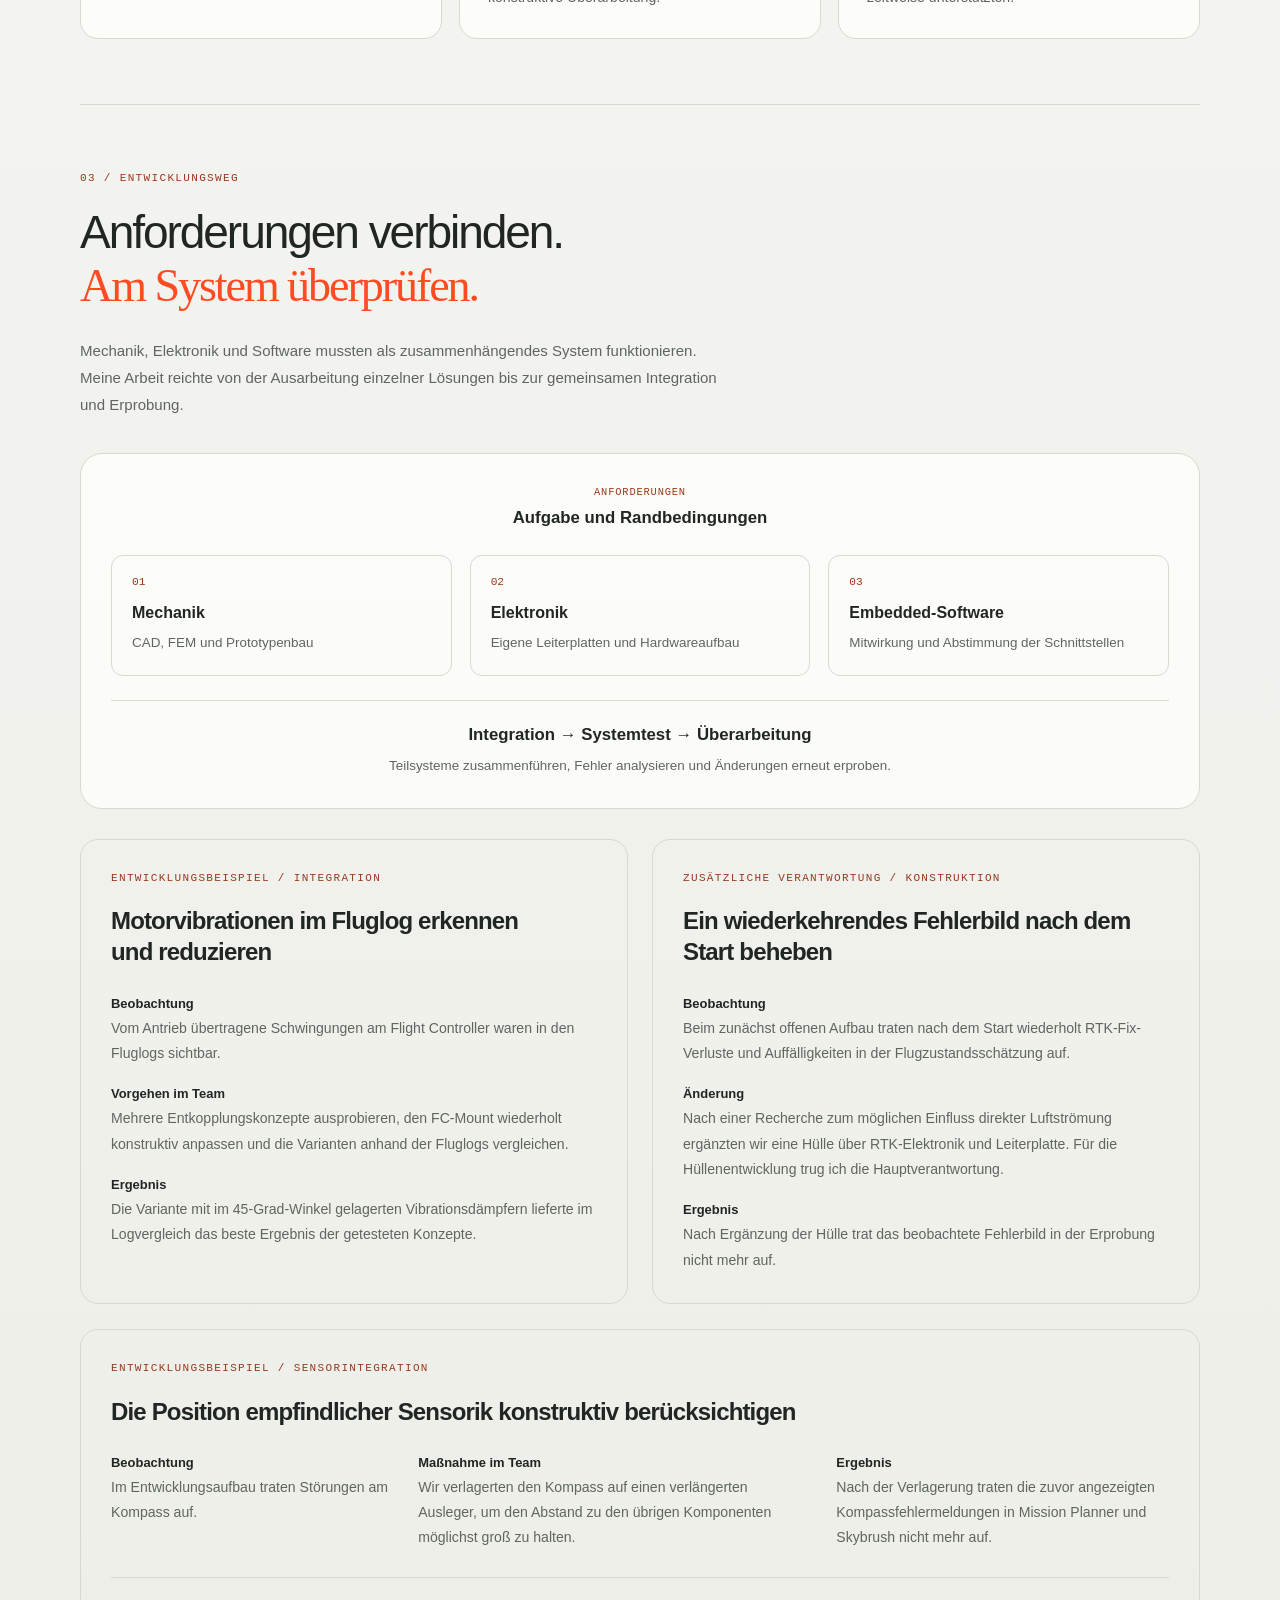
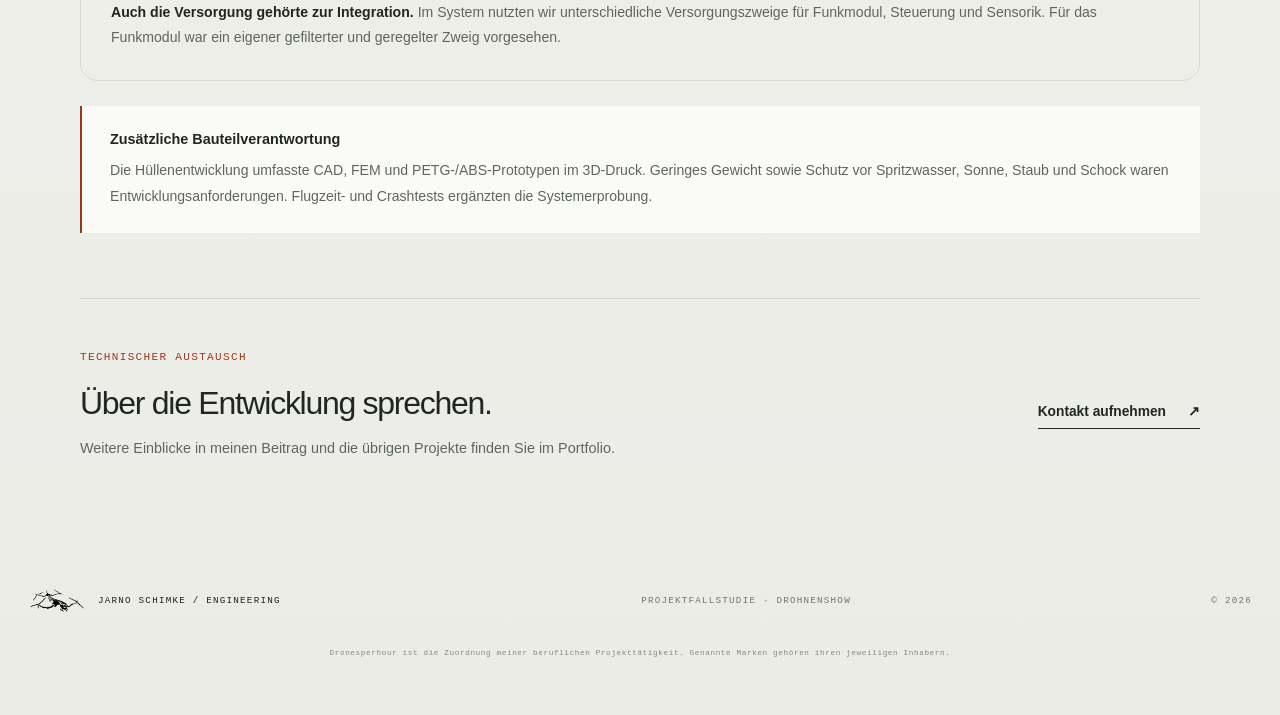
<file: drohnenshow.html>
<!DOCTYPE html>
<html lang="de">
  <head>
    <meta charset="UTF-8">
    <meta name="viewport" content="width=device-width, initial-scale=1.0">
    <meta name="description" content="Vom Entwicklungsstart zur wiederholt geflogenen LED-Show mit 50 Drohnen: Jarno Schimkes Beitrag zu einem in 18 Monaten entwickelten Drohnenshow-System. Integration, Fluglog-Auswertung und konstruktive Problemlösung.">
    <meta name="referrer" content="no-referrer">
    <meta http-equiv="Content-Security-Policy" content="default-src 'self'; script-src 'self'; style-src 'self' 'unsafe-inline'; img-src 'self' data:; font-src 'self'; connect-src 'none'; media-src 'self'; object-src 'none'; frame-src 'none'; worker-src 'none'; base-uri 'none'; form-action 'none'; upgrade-insecure-requests">
    <meta name="theme-color" content="#f2f2ef">
    <title>Drohnenshow-System | Projektfallstudie · Jarno Schimke</title>
    <link rel="icon" href="assets/brand-mark-transparent.png">
    <script src="theme-init.js"></script>
    <link rel="stylesheet" href="styles.css">
    <link rel="stylesheet" href="case-study.css">
    <script src="script.js" defer></script>
  </head>
  <body class="case-study-page">
    <div class="scroll-progress" aria-hidden="true"></div>
    <div class="cursor-light" aria-hidden="true"></div>
    <header class="site-header glass-shell">
      <a class="brand" href="index.html" aria-label="Zum Portfolio">
        <img src="assets/brand-mark-transparent.png" alt="">
        <span><strong>JS</strong><small>ENGINEERING</small></span>
      </a>
      <nav aria-label="Projektnavigation">
        <a href="#ueberblick">Überblick</a>
        <a href="#erprobung">Erprobung</a>
        <a href="#beitrag">Mein Beitrag</a>
        <a href="#entwicklung">Entwicklung</a>
      </nav>
      <div class="header-actions">
        <button class="theme-switch" type="button" aria-label="Dunkelmodus aktivieren" aria-pressed="false">
          <span class="switch-track" aria-hidden="true"><i></i></span>
          <span class="switch-label">LIGHT</span>
        </button>
        <a class="nav-cta" href="index.html#kontakt">Kontakt <span aria-hidden="true">↗</span></a>
      </div>
    </header>

    <main class="case-shell" id="top">
      <section class="case-hero" id="ueberblick" aria-labelledby="case-title">
        <div class="case-hero-copy">
          <a class="case-back" href="index.html#erfahrung">← Zurück zum Portfolio</a>
          <p class="case-eyebrow">PROJEKTFALLSTUDIE / DRONESPERHOUR</p>
          <h1 id="case-title">Von Grund auf.<br><em>Zum Gesamtsystem.</em></h1>
          <p class="case-lead">Von Grund auf zu wiederholt erfolgreich geflogenen LED-Shows mit 50 Drohnen gleichzeitig. Entwickelt in 1,5 Jahren mit einem Studienkollegen, jeweils durchschnittlich 20 Wochenstunden neben dem Studium und gemeinsamer technischer Hauptverantwortung.</p>
          <a class="case-link" href="#beitrag">Meine Aufgaben und Ergebnisse <span aria-hidden="true">↓</span></a>
        </div>
        <aside class="case-outcome" aria-label="Projektergebnis und Rahmen">
          <p class="case-eyebrow">ERGEBNIS</p>
          <h2>Wiederholt geflogene<br>LED-Shows.</h2>
          <div class="case-metrics">
            <div><strong>50 <small>Drohnen</small></strong><span>Gleichzeitig in wiederholt erfolgreich geflogenen LED-Shows</span></div>
            <div><strong>18 <small>Monate</small></strong><span>Von Grund auf bis zur vollen Funktionsfähigkeit</span></div>
            <div><strong>20 <small>h / Woche</small></strong><span>Je Studierendem, durchschnittlich neben der Universität</span></div>
            <div><strong>2 <small>im Kernteam</small></strong><span>Meist ergänzt um einen alle drei Monate wechselnden Praktikanten</span></div>
          </div>
        </aside>
      </section>

      <section class="case-section case-media-section" id="erprobung" aria-labelledby="media-title">
        <div class="case-section-heading">
          <p class="case-eyebrow">01 / ERPROBUNG</p>
          <h2 id="media-title">Das System im Flug.<br><em>Die Hardware dahinter.</em></h2>
          <p>Aufnahmen aus der Entwicklung und Erprobung des Drohnenshow-Systems: eine LED-Testshow, die Vorbereitung auf dem Testfeld und die erste Drohne mit Hülle.</p>
        </div>
        <figure class="case-film">
          <video controls playsinline preload="none" width="1280" height="720" poster="assets/drohnenshow/testshow-kurz-poster.jpg" aria-label="Ausschnitt einer LED-Drohnentestshow, 16 Sekunden, ohne Ton">
            <source src="assets/drohnenshow/testshow-kurz.mp4" type="video/mp4">
            Ihr Browser unterstützt dieses Video nicht. <a href="assets/drohnenshow/testshow-kurz.mp4">Testshow als Video öffnen</a>.
          </video>
          <figcaption><strong>LED-Testshow</strong><span>Ausschnitt einer Testshow · 16 Sek. · ohne Ton</span></figcaption>
        </figure>
        <div class="case-photo-grid">
          <figure class="case-photo">
            <div class="case-photo-frame"><img src="assets/drohnenshow/testfeld.jpg" alt="Mehrere Reihen von Drohnen auf einer ausgelegten Fläche im Freien bei Abendlicht" width="2252" height="4000" loading="lazy" decoding="async"></div>
            <figcaption><strong>Vorbereitung auf dem Testfeld</strong><span>Drohnen beim gemeinsamen Testaufbau.</span></figcaption>
          </figure>
          <figure class="case-photo case-photo-cutout">
            <div class="case-photo-frame"><img src="assets/drohnenshow/drohne-mit-huelle-freigestellt.png" alt="In einer Hand gehaltene Drohne mit weißer 3D-gedruckter Hülle und gefalteten Propellern" width="1182" height="1330" loading="lazy" decoding="async"></div>
            <figcaption><strong>Erste Drohne mit Hülle</strong><span>Zusätzliche Bauteilverantwortung innerhalb der Systementwicklung. Foto mit freigestelltem Hintergrund.</span></figcaption>
          </figure>
        </div>
      </section>

      <section class="case-section" id="beitrag" aria-labelledby="contribution-title">
        <div class="case-section-heading">
          <p class="case-eyebrow">02 / VERANTWORTUNG</p>
          <h2 id="contribution-title">Das System gemeinsam verantwortet.<br><em>In allen Bereichen mitentwickelt.</em></h2>
        </div>
        <div class="case-role-grid">
          <article class="case-panel">
            <span class="case-panel-index">GEMEINSAM</span>
            <h3>Technische Hauptverantwortung</h3>
            <p>Mein Studienkollege und ich bildeten das Entwicklungskernteam. Wir entwickelten das System von Grund auf und verbanden die einzelnen Entwicklungsbereiche bis zum funktionsfähigen Gesamtsystem.</p>
          </article>
          <article class="case-panel">
            <span class="case-panel-index">MEIN BEITRAG</span>
            <h3>Über die Fachgrenzen hinweg</h3>
            <p>Ich war an Anforderungsanalyse, CAD-Konstruktion, PCB-Design, Embedded-Software, Prototypenaufbau, Systemintegration und Validierung beteiligt. Dazu gehörten Systemtests, Fehleranalyse und konstruktive Überarbeitung.</p>
          </article>
          <article class="case-panel">
            <span class="case-panel-index">ZUSAMMENARBEIT</span>
            <h3>Wissen eigenständig aufbauen</h3>
            <p>Eine technische Ansprechperson stand uns im Unternehmen nicht zur Verfügung. Die benötigten Kenntnisse erarbeiteten wir uns selbst. Ich betreute außerdem internationale Praktikanten, die das Kernteam zeitweise unterstützten.</p>
          </article>
        </div>
      </section>

      <section class="case-section" id="entwicklung" aria-labelledby="development-title">
        <div class="case-section-heading">
          <p class="case-eyebrow">03 / ENTWICKLUNGSWEG</p>
          <h2 id="development-title">Anforderungen verbinden.<br><em>Am System überprüfen.</em></h2>
          <p>Mechanik, Elektronik und Software mussten als zusammenhängendes System funktionieren. Meine Arbeit reichte von der Ausarbeitung einzelner Lösungen bis zur gemeinsamen Integration und Erprobung.</p>
        </div>
        <div class="case-workflow" aria-label="Entwicklungsbereiche und ihr Zusammenspiel">
          <div class="case-workflow-start"><span>ANFORDERUNGEN</span><strong>Aufgabe und Randbedingungen</strong></div>
          <div class="case-workflow-disciplines">
            <div><span>01</span><strong>Mechanik</strong><p>CAD, FEM und Prototypenbau</p></div>
            <div><span>02</span><strong>Elektronik</strong><p>Eigene Leiterplatten und Hardwareaufbau</p></div>
            <div><span>03</span><strong>Embedded-Software</strong><p>Mitwirkung und Abstimmung der Schnittstellen</p></div>
          </div>
          <div class="case-workflow-end"><strong>Integration → Systemtest → Überarbeitung</strong><p>Teilsysteme zusammenführen, Fehler analysieren und Änderungen erneut erproben.</p></div>
        </div>
        <div class="case-example-grid">
          <article class="case-example">
            <p class="case-eyebrow">ENTWICKLUNGSBEISPIEL / INTEGRATION</p>
            <h3>Motorvibrationen im Fluglog erkennen und reduzieren</h3>
            <dl>
              <div><dt>Beobachtung</dt><dd>Vom Antrieb übertragene Schwingungen am Flight Controller waren in den Fluglogs sichtbar.</dd></div>
              <div><dt>Vorgehen im Team</dt><dd>Mehrere Entkopplungskonzepte ausprobieren, den FC-Mount wiederholt konstruktiv anpassen und die Varianten anhand der Fluglogs vergleichen.</dd></div>
              <div><dt>Ergebnis</dt><dd>Die Variante mit im 45-Grad-Winkel gelagerten Vibrationsdämpfern lieferte im Logvergleich das beste Ergebnis der getesteten Konzepte.</dd></div>
            </dl>
          </article>
          <article class="case-example">
            <p class="case-eyebrow">ZUSÄTZLICHE VERANTWORTUNG / KONSTRUKTION</p>
            <h3>Ein wiederkehrendes Fehlerbild nach dem Start beheben</h3>
            <dl>
              <div><dt>Beobachtung</dt><dd>Beim zunächst offenen Aufbau traten nach dem Start wiederholt RTK-Fix-Verluste und Auffälligkeiten in der Flugzustandsschätzung auf.</dd></div>
              <div><dt>Änderung</dt><dd>Nach einer Recherche zum möglichen Einfluss direkter Luftströmung ergänzten wir eine Hülle über RTK-Elektronik und Leiterplatte. Für die Hüllenentwicklung trug ich die Hauptverantwortung.</dd></div>
              <div><dt>Ergebnis</dt><dd>Nach Ergänzung der Hülle trat das beobachtete Fehlerbild in der Erprobung nicht mehr auf.</dd></div>
            </dl>
          </article>
        </div>
        <article class="case-example case-sensor-example">
          <p class="case-eyebrow">ENTWICKLUNGSBEISPIEL / SENSORINTEGRATION</p>
          <h3>Die Position empfindlicher Sensorik konstruktiv berücksichtigen</h3>
          <dl>
            <div><dt>Beobachtung</dt><dd>Im Entwicklungsaufbau traten Störungen am Kompass auf.</dd></div>
            <div><dt>Maßnahme im Team</dt><dd>Wir verlagerten den Kompass auf einen verlängerten Ausleger, um den Abstand zu den übrigen Komponenten möglichst groß zu halten.</dd></div>
            <div><dt>Ergebnis</dt><dd>Nach der Verlagerung traten die zuvor angezeigten Kompassfehlermeldungen in Mission Planner und Skybrush nicht mehr auf.</dd></div>
          </dl>
          <p class="case-power-note"><strong>Auch die Versorgung gehörte zur Integration.</strong> Im System nutzten wir unterschiedliche Versorgungszweige für Funkmodul, Steuerung und Sensorik. Für das Funkmodul war ein eigener gefilterter und geregelter Zweig vorgesehen.</p>
        </article>
        <aside class="case-scope-note"><strong>Zusätzliche Bauteilverantwortung</strong><p>Die Hüllenentwicklung umfasste CAD, FEM und PETG-/ABS-Prototypen im 3D-Druck. Geringes Gewicht sowie Schutz vor Spritzwasser, Sonne, Staub und Schock waren Entwicklungsanforderungen. Flugzeit- und Crashtests ergänzten die Systemerprobung.</p></aside>
      </section>

      <section class="case-contact">
        <div><p class="case-eyebrow">TECHNISCHER AUSTAUSCH</p><h2>Über die Entwicklung sprechen.</h2><p>Weitere Einblicke in meinen Beitrag und die übrigen Projekte finden Sie im Portfolio.</p></div>
        <a class="case-link" href="index.html#kontakt">Kontakt aufnehmen <span aria-hidden="true">↗</span></a>
      </section>
    </main>

    <footer class="site-footer section-shell">
      <div class="footer-brand"><img src="assets/brand-mark-transparent.png" alt=""><span>JARNO SCHIMKE / ENGINEERING</span></div>
      <p>PROJEKTFALLSTUDIE · DROHNENSHOW</p>
      <p>© <span id="year"></span></p>
      <p class="trademark-note">Dronesperhour ist die Zuordnung meiner beruflichen Projekttätigkeit. Genannte Marken gehören ihren jeweiligen Inhabern.</p>
    </footer>
  </body>
</html>
</file>
<file: styles.css>
:root {
  --bg: #090d12;
  --bg-deep: #06090d;
  --surface: #101720;
  --surface-light: #16202b;
  --text: #f3f6f4;
  --muted: #8d9aa7;
  --line: rgba(255, 255, 255, 0.1);
  --cyan: #54e6e6;
  --cyan-soft: rgba(84, 230, 230, 0.16);
  --acid: #c7ff45;
  --orange: #ff8a3d;
  --shadow-dark: rgba(0, 0, 0, 0.65);
  --shadow-light: rgba(96, 190, 210, 0.08);
  --max-width: 1440px;
  --radius: 28px;
  --ease: cubic-bezier(0.2, 0.8, 0.2, 1);
}

* {
  box-sizing: border-box;
}

html {
  scroll-behavior: smooth;
  background: var(--bg);
}

body {
  margin: 0;
  min-width: 320px;
  overflow-x: hidden;
  color: var(--text);
  background:
    radial-gradient(circle at 76% 8%, rgba(24, 101, 119, 0.16), transparent 29rem),
    radial-gradient(circle at 7% 47%, rgba(37, 83, 99, 0.09), transparent 32rem),
    linear-gradient(180deg, var(--bg-deep), var(--bg) 32%, #0a0f15);
  font-family: Inter, "Segoe UI", Arial, sans-serif;
  -webkit-font-smoothing: antialiased;
}

body::before {
  position: fixed;
  inset: 0;
  z-index: 0;
  content: "";
  background-image:
    linear-gradient(rgba(255, 255, 255, 0.018) 1px, transparent 1px),
    linear-gradient(90deg, rgba(255, 255, 255, 0.018) 1px, transparent 1px);
  background-size: 56px 56px;
  mask-image: linear-gradient(to bottom, black, transparent 75%);
  pointer-events: none;
}

::selection {
  color: #061012;
  background: var(--cyan);
}

a {
  color: inherit;
  text-decoration: none;
}

button,
a {
  -webkit-tap-highlight-color: transparent;
}

button {
  color: inherit;
  font: inherit;
}

img,
svg {
  display: block;
  max-width: 100%;
}

.page-noise {
  position: fixed;
  inset: 0;
  z-index: 30;
  opacity: 0.035;
  background-image: url("data:image/svg+xml,%3Csvg viewBox='0 0 180 180' xmlns='http://www.w3.org/2000/svg'%3E%3Cfilter id='n'%3E%3CfeTurbulence type='fractalNoise' baseFrequency='.9' numOctaves='3' stitchTiles='stitch'/%3E%3C/filter%3E%3Crect width='100%25' height='100%25' filter='url(%23n)' opacity='.55'/%3E%3C/svg%3E");
  pointer-events: none;
}

.scroll-progress {
  position: fixed;
  top: 0;
  left: 0;
  z-index: 100;
  width: 100%;
  height: 2px;
  background: linear-gradient(90deg, var(--cyan), var(--acid));
  transform: scaleX(0);
  transform-origin: left;
}

.cursor-light {
  position: fixed;
  top: 0;
  left: 0;
  z-index: 0;
  width: 420px;
  height: 420px;
  border-radius: 50%;
  opacity: 0;
  background: radial-gradient(circle, rgba(84, 230, 230, 0.085), transparent 68%);
  transform: translate(-50%, -50%);
  transition: opacity 0.4s;
  pointer-events: none;
}

.section-shell {
  width: min(calc(100% - 56px), var(--max-width));
  margin-inline: auto;
}

.glass-shell {
  border: 1px solid rgba(255, 255, 255, 0.11);
  background: rgba(13, 19, 26, 0.72);
  box-shadow:
    18px 18px 42px rgba(0, 0, 0, 0.4),
    inset 1px 1px 0 rgba(255, 255, 255, 0.05);
  backdrop-filter: blur(22px);
  -webkit-backdrop-filter: blur(22px);
}

.site-header {
  position: fixed;
  top: 20px;
  left: 50%;
  z-index: 80;
  display: grid;
  grid-template-columns: 1fr auto 1fr;
  align-items: center;
  width: min(calc(100% - 40px), 1400px);
  min-height: 70px;
  padding: 10px 12px 10px 18px;
  border-radius: 22px;
  transform: translateX(-50%);
}

.brand {
  display: flex;
  align-items: center;
  width: max-content;
  gap: 11px;
}

.brand img,
.footer-brand img {
  width: 58px;
  height: 32px;
  object-fit: contain;
  mix-blend-mode: normal;
}

.brand span {
  display: grid;
  line-height: 1;
}

.brand strong {
  font-size: 0.86rem;
  letter-spacing: 0.16em;
}

.brand small {
  margin-top: 4px;
  color: var(--muted);
  font-size: 0.58rem;
  letter-spacing: 0.2em;
}

nav {
  display: flex;
  gap: 36px;
}

nav a {
  position: relative;
  color: #b6c0c8;
  font-size: 0.78rem;
  letter-spacing: 0.08em;
  transition: color 0.25s;
}

nav a::after {
  position: absolute;
  right: 0;
  bottom: -7px;
  left: 0;
  height: 1px;
  content: "";
  background: var(--cyan);
  transform: scaleX(0);
  transform-origin: right;
  transition: transform 0.3s var(--ease);
}

nav a:hover {
  color: var(--text);
}

nav a:hover::after {
  transform: scaleX(1);
  transform-origin: left;
}

.nav-cta {
  justify-self: end;
  display: flex;
  align-items: center;
  gap: 18px;
  padding: 14px 18px;
  border: 1px solid rgba(84, 230, 230, 0.2);
  border-radius: 14px;
  background: linear-gradient(145deg, #141d27, #0e151c);
  box-shadow:
    7px 7px 14px rgba(0, 0, 0, 0.45),
    -4px -4px 12px rgba(74, 139, 153, 0.06);
  font-size: 0.75rem;
  letter-spacing: 0.1em;
}

.nav-cta span {
  color: var(--cyan);
}

.hero {
  display: grid;
  grid-template-columns: minmax(0, 0.82fr) minmax(560px, 1.18fr);
  align-items: center;
  min-height: 100svh;
  padding-top: 140px;
  padding-bottom: 80px;
}

.hero-copy {
  position: relative;
  z-index: 3;
}

.eyebrow,
.section-kicker {
  display: flex;
  align-items: center;
  margin: 0 0 28px;
  color: var(--cyan);
  font-family: Consolas, "SFMono-Regular", monospace;
  font-size: 0.7rem;
  letter-spacing: 0.22em;
}

.status-dot {
  width: 7px;
  height: 7px;
  margin-right: 12px;
  border-radius: 50%;
  background: var(--acid);
  box-shadow: 0 0 18px var(--acid);
  animation: pulse 2s infinite;
}

h1,
h2,
h3,
p {
  text-wrap: pretty;
}

h1 {
  max-width: 720px;
  margin: 0;
  font-size: clamp(4.4rem, 8vw, 8.8rem);
  font-weight: 520;
  letter-spacing: -0.075em;
  line-height: 0.81;
}

h1 span {
  display: block;
  color: transparent;
  font-style: italic;
  font-weight: 320;
  background: linear-gradient(92deg, var(--cyan), #d7ffff 44%, var(--acid));
  -webkit-background-clip: text;
  background-clip: text;
}

.hero-intro {
  max-width: 610px;
  margin: 42px 0 0;
  color: #a4afb9;
  font-size: clamp(1rem, 1.4vw, 1.18rem);
  line-height: 1.75;
}

.hero-intro strong {
  color: var(--text);
  font-weight: 500;
}

.hero-actions {
  display: flex;
  align-items: center;
  gap: 32px;
  margin-top: 38px;
}

.button {
  display: inline-flex;
  align-items: center;
  justify-content: space-between;
  min-width: 210px;
  padding: 18px 20px;
  border-radius: 16px;
  font-size: 0.76rem;
  letter-spacing: 0.09em;
}

.button-primary {
  color: #061012;
  background: linear-gradient(115deg, #cffffe, var(--cyan));
  box-shadow:
    0 0 34px rgba(84, 230, 230, 0.15),
    9px 9px 22px rgba(0, 0, 0, 0.42);
}

.button-primary span {
  font-size: 1rem;
}

.text-link {
  display: inline-flex;
  gap: 12px;
  color: #c4cbd0;
  font-size: 0.76rem;
  letter-spacing: 0.09em;
}

.text-link span {
  color: var(--cyan);
}

.hero-readout {
  display: flex;
  width: min(590px, 100%);
  margin-top: 66px;
  padding-top: 22px;
  border-top: 1px solid var(--line);
}

.hero-readout > div {
  display: grid;
  min-width: 145px;
  padding-right: 28px;
}

.hero-readout > div + div {
  padding-left: 28px;
  border-left: 1px solid var(--line);
}

.hero-readout strong {
  color: #eef8f8;
  font-size: 1.35rem;
  font-weight: 440;
  letter-spacing: -0.04em;
}

.hero-readout span {
  margin-top: 5px;
  color: #6f7e8a;
  font-family: Consolas, monospace;
  font-size: 0.62rem;
  letter-spacing: 0.13em;
  text-transform: uppercase;
}

.hero-visual {
  position: relative;
  z-index: 1;
  display: grid;
  place-items: center;
  min-height: 680px;
  isolation: isolate;
  perspective: 1200px;
}

.hero-visual::before {
  position: absolute;
  z-index: -3;
  width: min(46vw, 650px);
  aspect-ratio: 1;
  border: 1px solid rgba(255, 255, 255, 0.07);
  border-radius: 50%;
  content: "";
  box-shadow:
    inset 0 0 80px rgba(84, 230, 230, 0.04),
    0 0 0 48px rgba(255, 255, 255, 0.012),
    0 0 0 96px rgba(255, 255, 255, 0.008);
}

.hero-glow {
  position: absolute;
  z-index: -2;
  width: 70%;
  height: 36%;
  border-radius: 50%;
  background: rgba(52, 211, 223, 0.15);
  filter: blur(80px);
  transform: translate(8%, 12%);
}

.hero-drone {
  width: min(66vw, 890px);
  max-width: none;
  filter: drop-shadow(0 34px 35px rgba(0, 0, 0, 0.62));
  transform: translate3d(var(--px, 0), var(--py, 0), 0) rotate(-2deg);
  transition: transform 0.18s ease-out;
  animation: hover 6s ease-in-out infinite;
}

.orbit {
  position: absolute;
  width: min(48vw, 690px);
  aspect-ratio: 1;
  border: 1px solid rgba(84, 230, 230, 0.1);
  border-radius: 50%;
}

.orbit::after {
  position: absolute;
  top: 49%;
  left: -4px;
  width: 7px;
  height: 7px;
  border-radius: 50%;
  content: "";
  background: var(--cyan);
  box-shadow: 0 0 13px var(--cyan);
}

.orbit-one {
  animation: spin 21s linear infinite;
}

.orbit-two {
  width: min(36vw, 510px);
  border-style: dashed;
  animation: spin 14s linear infinite reverse;
}

.radar-sweep {
  position: absolute;
  z-index: -1;
  width: min(46vw, 650px);
  aspect-ratio: 1;
  border-radius: 50%;
  opacity: 0.35;
  background: conic-gradient(from 40deg, transparent 0 72%, rgba(84, 230, 230, 0.22) 88%, transparent 94%);
  animation: spin 9s linear infinite;
  mask-image: radial-gradient(circle, transparent 28%, black 29%);
}

.telemetry {
  position: absolute;
  min-width: 165px;
  padding: 14px 16px;
  border: 1px solid rgba(255, 255, 255, 0.1);
  border-radius: 12px;
  background: rgba(11, 17, 24, 0.68);
  box-shadow:
    10px 12px 25px rgba(0, 0, 0, 0.38),
    inset 1px 1px 0 rgba(255, 255, 255, 0.05);
  backdrop-filter: blur(12px);
}

.telemetry span,
.media-label,
.media-code,
.coordinate {
  color: #657582;
  font-family: Consolas, monospace;
  font-size: 0.57rem;
  letter-spacing: 0.12em;
}

.telemetry strong {
  display: block;
  margin-top: 5px;
  color: #cbd8dd;
  font-family: Consolas, monospace;
  font-size: 0.69rem;
  font-weight: 500;
  letter-spacing: 0.09em;
}

.telemetry-a {
  top: 24%;
  left: 4%;
}

.telemetry-b {
  right: 1%;
  bottom: 25%;
}

.telemetry-b i {
  display: inline-block;
  width: 5px;
  height: 5px;
  margin-right: 6px;
  border-radius: 50%;
  background: var(--acid);
  box-shadow: 0 0 8px var(--acid);
}

.telemetry-c {
  bottom: 15%;
  left: 12%;
  min-width: 150px;
  padding: 8px 12px;
}

.telemetry-c path {
  fill: none;
  stroke: var(--cyan);
  stroke-width: 1.4;
  stroke-dasharray: 190;
  stroke-dashoffset: 190;
  animation: trace 3s ease-in-out infinite;
}

.coordinate {
  position: absolute;
}

.coordinate-a {
  top: 14%;
  right: 20%;
}

.coordinate-b {
  right: 12%;
  bottom: 14%;
}

.signal-strip {
  overflow: hidden;
  padding: 17px 0;
  border-block: 1px solid var(--line);
  background: rgba(255, 255, 255, 0.015);
  transform: rotate(-1.1deg) scale(1.02);
}

.signal-strip > div {
  display: flex;
  align-items: center;
  width: max-content;
  animation: marquee 30s linear infinite;
}

.signal-strip span {
  color: #7d8a94;
  font-family: Consolas, monospace;
  font-size: 0.65rem;
  letter-spacing: 0.22em;
  white-space: nowrap;
}

.signal-strip i {
  width: 4px;
  height: 4px;
  margin: 0 28px;
  border-radius: 50%;
  background: var(--cyan);
  box-shadow: 0 0 9px var(--cyan);
}

.profile,
.process {
  display: grid;
  grid-template-columns: 140px 1fr;
  gap: 70px;
  padding-top: 180px;
  padding-bottom: 180px;
}

.section-index {
  display: flex;
  align-items: flex-start;
  gap: 15px;
  color: #63717c;
  font-family: Consolas, monospace;
}

.section-index span {
  color: var(--cyan);
  font-size: 0.66rem;
}

.section-index p {
  margin: 0;
  writing-mode: vertical-rl;
  font-size: 0.62rem;
  letter-spacing: 0.25em;
}

.profile-main h2,
.section-heading h2,
.process-main h2,
.contact h2 {
  margin: 0;
  max-width: 1050px;
  font-size: clamp(3rem, 6vw, 6.5rem);
  font-weight: 430;
  letter-spacing: -0.065em;
  line-height: 0.98;
}

h2 em {
  color: var(--cyan);
  font-weight: 300;
}

.profile-grid {
  display: grid;
  grid-template-columns: 1fr 1fr;
  gap: 10%;
  margin-top: 68px;
  padding-top: 42px;
  border-top: 1px solid var(--line);
}

.profile-grid > p {
  max-width: 620px;
  margin: 0;
  color: #98a5ae;
  font-size: 1.05rem;
  line-height: 1.85;
}

.profile-manifest {
  display: grid;
  grid-template-columns: 1fr 1fr;
  gap: 1px;
  overflow: hidden;
  border: 1px solid var(--line);
  border-radius: 20px;
  background: var(--line);
  box-shadow:
    18px 18px 40px rgba(0, 0, 0, 0.32),
    -10px -10px 30px rgba(67, 133, 148, 0.035);
}

.profile-manifest div {
  padding: 22px;
  background: #10161e;
  font-size: 0.8rem;
  letter-spacing: 0.07em;
}

.profile-manifest span {
  display: block;
  margin-bottom: 16px;
  color: var(--cyan);
  font-family: Consolas, monospace;
  font-size: 0.6rem;
}

.disciplines,
.projects {
  padding-top: 90px;
  padding-bottom: 150px;
}

.section-heading {
  display: flex;
  align-items: flex-end;
  justify-content: space-between;
  gap: 60px;
  margin-bottom: 72px;
}

.section-note {
  max-width: 350px;
  margin: 0 0 10px;
  color: #85929c;
  font-size: 0.9rem;
  line-height: 1.7;
}

.discipline-grid {
  display: grid;
  grid-template-columns: repeat(3, 1fr);
  gap: 16px;
}

.discipline-card {
  position: relative;
  min-height: 320px;
  padding: 27px;
  overflow: hidden;
  border: 1px solid rgba(255, 255, 255, 0.08);
  border-radius: 25px;
  background:
    radial-gradient(circle at var(--mx, 50%) var(--my, 50%), rgba(84, 230, 230, 0.09), transparent 28%),
    linear-gradient(145deg, #121a23, #0d131a);
  box-shadow:
    17px 17px 36px rgba(0, 0, 0, 0.44),
    -9px -9px 24px rgba(70, 144, 161, 0.035),
    inset 1px 1px 0 rgba(255, 255, 255, 0.04);
  transition:
    border-color 0.35s,
    transform 0.35s var(--ease);
}

.discipline-card:hover {
  border-color: rgba(84, 230, 230, 0.25);
  transform: translateY(-5px);
}

.discipline-card > span {
  position: absolute;
  top: 30px;
  right: 30px;
  color: #53616d;
  font-family: Consolas, monospace;
  font-size: 0.62rem;
}

.icon-wrap {
  display: grid;
  place-items: center;
  width: 76px;
  height: 76px;
  border: 1px solid rgba(255, 255, 255, 0.07);
  border-radius: 20px;
  background: linear-gradient(145deg, #16212c, #0c1118);
  box-shadow:
    10px 10px 18px rgba(0, 0, 0, 0.45),
    -7px -7px 16px rgba(68, 148, 164, 0.04),
    inset 1px 1px 0 rgba(255, 255, 255, 0.05);
}

.icon-wrap svg {
  width: 34px;
  fill: none;
  stroke: var(--cyan);
  stroke-linecap: round;
  stroke-linejoin: round;
  stroke-width: 1.35;
}

.discipline-card h3 {
  margin: 65px 0 12px;
  font-size: 1.12rem;
  font-weight: 500;
  letter-spacing: -0.02em;
}

.discipline-card p {
  max-width: 270px;
  margin: 0;
  color: #798792;
  font-size: 0.82rem;
  line-height: 1.6;
}

.projects {
  padding-top: 150px;
}

.projects-heading {
  margin-bottom: 90px;
}

.project-card {
  display: grid;
  grid-template-columns: minmax(370px, 0.7fr) minmax(560px, 1.3fr);
  min-height: 720px;
  margin-bottom: 32px;
  overflow: hidden;
  border: 1px solid rgba(255, 255, 255, 0.09);
  border-radius: 34px;
  background: linear-gradient(145deg, rgba(20, 29, 39, 0.94), rgba(9, 14, 20, 0.96));
  box-shadow:
    28px 28px 60px rgba(0, 0, 0, 0.48),
    -12px -12px 42px rgba(63, 133, 149, 0.035),
    inset 1px 1px 0 rgba(255, 255, 255, 0.05);
}

.project-content {
  position: relative;
  z-index: 2;
  display: flex;
  flex-direction: column;
  align-items: flex-start;
  padding: 42px;
}

.project-topline {
  display: flex;
  justify-content: space-between;
  width: 100%;
  color: #65737e;
  font-family: Consolas, monospace;
  font-size: 0.6rem;
  letter-spacing: 0.12em;
}

.project-state {
  color: #8d9aa3;
}

.project-state i {
  display: inline-block;
  width: 5px;
  height: 5px;
  margin-right: 7px;
  border-radius: 50%;
  background: var(--acid);
  box-shadow: 0 0 8px var(--acid);
}

.project-type {
  margin: auto 0 18px;
  color: var(--cyan);
  font-family: Consolas, monospace;
  font-size: 0.63rem;
  letter-spacing: 0.16em;
}

.project-content h3 {
  margin: 0;
  font-size: clamp(2.4rem, 4vw, 4.7rem);
  font-weight: 430;
  letter-spacing: -0.055em;
  line-height: 0.98;
}

.project-description {
  max-width: 520px;
  margin: 28px 0 0;
  color: #8e9ba5;
  font-size: 0.92rem;
  line-height: 1.7;
}

.project-tags {
  display: flex;
  flex-wrap: wrap;
  gap: 8px;
  margin: 28px 0 36px;
  padding: 0;
  list-style: none;
}

.project-tags li {
  padding: 8px 10px;
  border: 1px solid var(--line);
  border-radius: 7px;
  color: #82909b;
  font-family: Consolas, monospace;
  font-size: 0.55rem;
  letter-spacing: 0.1em;
}

.project-toggle {
  display: flex;
  align-items: center;
  justify-content: space-between;
  width: 100%;
  max-width: 300px;
  padding: 16px 0;
  border: 0;
  border-top: 1px solid var(--line);
  border-bottom: 1px solid var(--line);
  outline: 0;
  background: transparent;
  cursor: pointer;
  font-size: 0.72rem;
  letter-spacing: 0.1em;
}

.project-toggle span {
  color: var(--cyan);
  font-size: 1.2rem;
  transition: transform 0.35s var(--ease);
}

.project-toggle[aria-expanded="true"] span {
  transform: rotate(45deg);
}

.project-details {
  width: 100%;
  max-width: 420px;
  max-height: 0;
  overflow: hidden;
  opacity: 0;
  transition:
    max-height 0.45s var(--ease),
    opacity 0.35s;
}

.project-details > div {
  overflow: visible;
}

.project-details.open {
  max-height: 3200px;
  opacity: 1;
}

.project-details.open > div + div {
  margin-top: 14px;
}

.project-details span {
  display: block;
  margin-top: 20px;
  color: var(--cyan);
  font-family: Consolas, monospace;
  font-size: 0.55rem;
  letter-spacing: 0.15em;
}

.project-details p {
  margin: 6px 0 0;
  color: #7f8d98;
  font-size: 0.76rem;
  line-height: 1.55;
}

.project-renderings {
  margin-top: 20px;
  border-top: 1px solid var(--line);
  border-bottom: 1px solid var(--line);
}

.project-renderings summary {
  display: grid;
  grid-template-columns: 1fr auto auto;
  align-items: center;
  gap: 14px;
  min-height: 48px;
  cursor: pointer;
  list-style: none;
  user-select: none;
}

.project-renderings summary::-webkit-details-marker {
  display: none;
}

.project-renderings summary span {
  margin: 0;
}

.project-renderings summary small {
  color: #7f8d98;
  font-family: Consolas, monospace;
  font-size: 0.55rem;
  letter-spacing: 0.12em;
}

.project-renderings summary::after {
  content: "+";
  color: var(--orange);
  font-size: 1.15rem;
  line-height: 1;
  transition: transform 0.3s var(--ease);
}

.project-renderings[open] summary::after {
  transform: rotate(45deg);
}

.rendering-gallery {
  display: grid;
  grid-template-columns: repeat(2, minmax(0, 1fr));
  gap: 14px 12px;
  padding: 4px 0 18px;
}

.rendering-gallery figure {
  display: grid;
  align-content: start;
  min-width: 0;
  margin: 0;
}

.rendering-gallery a {
  position: relative;
  display: grid;
  min-width: 0;
  aspect-ratio: 1.48 / 1;
  place-items: center;
  overflow: hidden;
  padding: 9px;
  border: 1px solid rgba(20, 20, 20, 0.18);
  border-radius: 14px;
  background:
    linear-gradient(rgba(20, 20, 20, 0.045) 1px, transparent 1px),
    linear-gradient(90deg, rgba(20, 20, 20, 0.045) 1px, transparent 1px),
    #deded8;
  background-size: 18px 18px, 18px 18px, auto;
  box-shadow:
    6px 6px 13px rgba(28, 28, 26, 0.14),
    -4px -4px 10px rgba(255, 255, 255, 0.72),
    inset 0 0 0 5px rgba(255, 255, 255, 0.28),
    inset 0 0 0 6px rgba(20, 20, 20, 0.08);
}

.rendering-gallery a::before,
.rendering-gallery a::after {
  position: absolute;
  z-index: 2;
  width: 16px;
  height: 16px;
  content: "";
  pointer-events: none;
}

.rendering-gallery a::before {
  top: 7px;
  left: 7px;
  border-top: 1px solid rgba(20, 20, 20, 0.38);
  border-left: 1px solid rgba(20, 20, 20, 0.38);
}

.rendering-gallery a::after {
  right: 7px;
  bottom: 7px;
  border-right: 1px solid rgba(20, 20, 20, 0.38);
  border-bottom: 1px solid rgba(20, 20, 20, 0.38);
}

.rendering-gallery img {
  display: block;
  width: 100%;
  height: 100%;
  object-fit: contain;
  mix-blend-mode: multiply;
  transition: transform 0.4s var(--ease);
}

.rendering-gallery figure[data-view="technical"] img {
  width: 92%;
  height: 92%;
}

.rendering-gallery a:hover img {
  transform: scale(1.025);
}

.rendering-gallery figcaption {
  display: flex;
  align-items: center;
  justify-content: space-between;
  gap: 10px;
  margin-top: 8px;
  color: #7f8d98;
  font-family: Consolas, monospace;
  font-size: 0.5rem;
  letter-spacing: 0.1em;
}

.rendering-gallery figcaption span {
  margin: 0;
  color: var(--orange);
  font-size: inherit;
}

html[data-theme="dark"] .project-renderings {
  border-color: rgba(255, 255, 255, 0.12);
}

html[data-theme="dark"] .rendering-gallery a {
  border-color: rgba(255, 255, 255, 0.12);
  background:
    linear-gradient(rgba(20, 20, 20, 0.05) 1px, transparent 1px),
    linear-gradient(90deg, rgba(20, 20, 20, 0.05) 1px, transparent 1px),
    #cfcfca;
  background-size: 18px 18px, 18px 18px, auto;
  box-shadow:
    7px 7px 15px rgba(0, 0, 0, 0.34),
    -4px -4px 11px rgba(60, 60, 56, 0.16),
    inset 0 0 0 5px rgba(255, 255, 255, 0.18),
    inset 0 0 0 6px rgba(20, 20, 20, 0.14);
}

.publication-links {
  display: grid;
  gap: 8px;
  margin-top: 9px;
}

.publication-links a {
  display: grid;
  gap: 7px;
  padding: 13px 14px;
  border: 1px solid rgba(20, 20, 20, 0.12);
  border-radius: 12px;
  background: rgba(255, 255, 255, 0.28);
  transition:
    border-color 0.3s,
    background 0.3s,
    transform 0.3s var(--ease);
}

.publication-links a:hover {
  border-color: rgba(255, 75, 35, 0.38);
  background: rgba(255, 255, 255, 0.56);
  transform: translateX(3px);
}

.publication-links strong {
  color: #242421;
  font-size: 0.78rem;
  font-weight: 600;
  line-height: 1.45;
}

.publication-links small {
  color: var(--orange);
  font-family: Consolas, monospace;
  font-size: 0.7rem;
  font-weight: 650;
  letter-spacing: 0.1em;
}

html[data-theme="dark"] .publication-links a {
  border-color: rgba(255, 255, 255, 0.11);
  background: rgba(255, 255, 255, 0.035);
}

html[data-theme="dark"] .publication-links a:hover {
  border-color: rgba(255, 75, 35, 0.48);
  background: rgba(255, 255, 255, 0.07);
}

html[data-theme="dark"] .publication-links strong {
  color: #efefea;
}

.project-media {
  position: relative;
  display: grid;
  place-items: center;
  min-height: 650px;
  overflow: hidden;
  border-left: 1px solid rgba(255, 255, 255, 0.06);
  background:
    linear-gradient(135deg, rgba(28, 39, 51, 0.7), rgba(8, 12, 17, 0.68)),
    #0c1219;
  transform-style: preserve-3d;
}

.project-media::after {
  position: absolute;
  inset: 6%;
  border: 1px solid rgba(255, 255, 255, 0.06);
  border-radius: 50%;
  content: "";
  transform: translateZ(4px);
}

.project-gridlines {
  position: absolute;
  inset: 0;
  opacity: 0.45;
  background-image:
    linear-gradient(rgba(255, 255, 255, 0.03) 1px, transparent 1px),
    linear-gradient(90deg, rgba(255, 255, 255, 0.03) 1px, transparent 1px);
  background-size: 48px 48px;
  mask-image: radial-gradient(circle, black, transparent 74%);
}

.project-media .media-glow {
  position: absolute;
  width: 52%;
  aspect-ratio: 1;
  border-radius: 50%;
  background: rgba(52, 218, 226, 0.14);
  filter: blur(62px);
}

.project-media img {
  position: relative;
  z-index: 2;
  width: 92%;
  filter: drop-shadow(0 35px 32px rgba(0, 0, 0, 0.72));
  transform: translateZ(52px) rotate(-3deg);
  transition: transform 0.25s ease-out;
}

.project-vtol .project-media img {
  width: 105%;
  max-width: none;
  transform: translateZ(52px) rotate(3deg);
}

.media-label,
.media-code {
  position: absolute;
  z-index: 4;
}

.media-label::before {
  display: block;
  width: 24px;
  height: 1px;
  margin-bottom: 8px;
  content: "";
  background: var(--cyan);
  box-shadow: 0 0 8px var(--cyan);
}

.label-a {
  top: 10%;
  left: 8%;
}

.label-b {
  right: 7%;
  bottom: 12%;
  text-align: right;
}

.label-b::before {
  margin-left: auto;
}

.media-code {
  right: 6%;
  bottom: 5%;
  color: rgba(255, 255, 255, 0.2);
}

.process {
  padding-top: 150px;
}

.process-track {
  display: grid;
  grid-template-columns: repeat(3, 1fr);
  gap: 14px;
  margin-top: 70px;
}

.process-track article {
  min-height: 250px;
  padding: 26px;
  border: 1px solid var(--line);
  border-radius: 23px;
  background: linear-gradient(145deg, #121a22, #0c1218);
  box-shadow:
    14px 14px 30px rgba(0, 0, 0, 0.35),
    inset 1px 1px 0 rgba(255, 255, 255, 0.04);
}

.process-number {
  color: var(--cyan);
  font-family: Consolas, monospace;
  font-size: 0.66rem;
}

.process-track article > div:last-child {
  margin-top: 95px;
}

.process-track h3 {
  margin: 0 0 12px;
  font-size: 1.4rem;
  font-weight: 450;
}

.process-track p {
  max-width: 260px;
  margin: 0;
  color: #7d8b95;
  font-size: 0.83rem;
  line-height: 1.6;
}

.contact {
  position: relative;
  display: grid;
  grid-template-columns: 1fr auto;
  align-items: end;
  gap: 50px;
  min-height: 560px;
  margin-top: 40px;
  padding: 72px;
  overflow: hidden;
  border: 1px solid rgba(255, 255, 255, 0.1);
  border-radius: 34px;
  background:
    radial-gradient(circle at 76% 35%, rgba(84, 230, 230, 0.12), transparent 25rem),
    linear-gradient(145deg, rgba(19, 28, 37, 0.96), rgba(9, 14, 19, 0.98));
  box-shadow:
    28px 28px 60px rgba(0, 0, 0, 0.45),
    inset 1px 1px 0 rgba(255, 255, 255, 0.05);
}

.contact::before {
  position: absolute;
  inset: 0;
  content: "";
  background-image:
    linear-gradient(rgba(255, 255, 255, 0.024) 1px, transparent 1px),
    linear-gradient(90deg, rgba(255, 255, 255, 0.024) 1px, transparent 1px);
  background-size: 44px 44px;
  mask-image: linear-gradient(90deg, transparent, black);
}

.contact-copy,
.contact-button {
  position: relative;
  z-index: 2;
}

.contact-intro {
  max-width: 600px;
  margin: 30px 0 0;
  color: #85929c;
  font-size: 0.88rem;
  line-height: 1.7;
}

.contact-links {
  display: grid;
  grid-template-columns: repeat(2, minmax(0, 1fr));
  gap: 12px;
  max-width: 760px;
  margin-top: 38px;
}

.contact-link {
  position: relative;
  display: grid;
  grid-template-columns: 1fr auto;
  gap: 10px 18px;
  min-width: 0;
  padding: 21px 22px;
  border: 1px solid rgba(255, 255, 255, 0.12);
  border-radius: 16px;
  background: rgba(255, 255, 255, 0.035);
  box-shadow:
    inset 1px 1px 0 rgba(255, 255, 255, 0.055),
    10px 12px 24px rgba(0, 0, 0, 0.18);
  transition:
    border-color 0.3s,
    background 0.3s,
    transform 0.35s var(--ease);
}

.contact-link:hover {
  border-color: rgba(255, 75, 35, 0.45);
  background: rgba(255, 75, 35, 0.065);
  transform: translateY(-3px);
}

.contact-link span {
  color: var(--orange);
  font-family: Consolas, monospace;
  font-size: 0.56rem;
  letter-spacing: 0.16em;
}

.contact-link strong {
  grid-column: 1;
  min-width: 0;
  overflow-wrap: anywhere;
  color: #f3f3ef;
  font-size: 0.86rem;
  font-weight: 500;
  letter-spacing: 0.015em;
}

.contact-link i {
  grid-column: 2;
  grid-row: 1 / span 2;
  align-self: center;
  color: #8c8c87;
  font-size: 0.9rem;
  font-style: normal;
  transition:
    color 0.3s,
    transform 0.3s var(--ease);
}

.contact-link:hover i {
  color: var(--orange);
  transform: translate(2px, -2px);
}

code {
  color: #bdd0d5;
  font-family: Consolas, monospace;
}

.contact-button {
  display: grid;
  place-items: center;
  width: 170px;
  height: 170px;
  border: 1px solid rgba(84, 230, 230, 0.22);
  border-radius: 50%;
  background: linear-gradient(145deg, #17242d, #0c1218);
  box-shadow:
    16px 16px 34px rgba(0, 0, 0, 0.5),
    -8px -8px 20px rgba(72, 152, 166, 0.05),
    inset 1px 1px 0 rgba(255, 255, 255, 0.06);
  text-align: center;
  transition:
    border-color 0.3s,
    box-shadow 0.3s;
}

.contact-button:hover {
  border-color: var(--cyan);
  box-shadow:
    16px 16px 34px rgba(0, 0, 0, 0.5),
    0 0 34px rgba(84, 230, 230, 0.1);
}

.contact-button span {
  width: 80px;
  font-size: 0.69rem;
  letter-spacing: 0.1em;
  line-height: 1.5;
}

.contact-button strong {
  position: absolute;
  top: 37px;
  color: var(--cyan);
  font-size: 1rem;
  font-weight: 400;
}

.contact-orb {
  position: absolute;
  top: -50%;
  right: 2%;
  width: 480px;
  aspect-ratio: 1;
  border: 1px solid rgba(84, 230, 230, 0.1);
  border-radius: 50%;
  box-shadow:
    0 0 0 70px rgba(255, 255, 255, 0.01),
    0 0 0 140px rgba(255, 255, 255, 0.006);
}

.site-footer {
  display: flex;
  align-items: center;
  justify-content: space-between;
  min-height: 160px;
  color: #5f6c77;
  font-family: Consolas, monospace;
  font-size: 0.58rem;
  letter-spacing: 0.13em;
}

.footer-brand {
  display: flex;
  align-items: center;
  gap: 12px;
  color: #a7b0b7;
}

.reveal {
  opacity: 0;
  transform: translateY(36px);
  transition:
    opacity 0.8s var(--ease),
    transform 0.8s var(--ease);
  transition-delay: var(--delay, 0ms);
}

.reveal.is-visible {
  opacity: 1;
  transform: translateY(0);
}

@keyframes pulse {
  0%,
  100% {
    opacity: 1;
    transform: scale(1);
  }
  50% {
    opacity: 0.45;
    transform: scale(0.8);
  }
}

@keyframes hover {
  0%,
  100% {
    translate: 0 -7px;
  }
  50% {
    translate: 0 9px;
  }
}

@keyframes spin {
  to {
    transform: rotate(360deg);
  }
}

@keyframes trace {
  0% {
    stroke-dashoffset: 190;
    opacity: 0.2;
  }
  45%,
  75% {
    stroke-dashoffset: 0;
    opacity: 1;
  }
  100% {
    stroke-dashoffset: -190;
    opacity: 0.2;
  }
}

@keyframes marquee {
  to {
    transform: translateX(-50%);
  }
}

@media (max-width: 1150px) {
  .site-header {
    grid-template-columns: 1fr auto;
  }

  nav {
    display: none;
  }

  .hero {
    grid-template-columns: 1fr;
    padding-top: 180px;
  }

  .hero-copy {
    max-width: 760px;
  }

  .hero-visual {
    min-height: 580px;
  }

  .hero-drone {
    width: min(96vw, 900px);
  }

  .hero-visual::before,
  .radar-sweep {
    width: min(70vw, 650px);
  }

  .orbit {
    width: min(74vw, 690px);
  }

  .orbit-two {
    width: min(55vw, 510px);
  }

  .discipline-grid {
    grid-template-columns: repeat(2, 1fr);
  }

  .project-card {
    grid-template-columns: 1fr;
  }

  .project-content {
    min-height: 650px;
  }

  .project-media {
    min-height: 620px;
    border-top: 1px solid rgba(255, 255, 255, 0.06);
    border-left: 0;
  }
}

@media (max-width: 760px) {
  .section-shell {
    width: min(calc(100% - 28px), var(--max-width));
  }

  .site-header {
    top: 10px;
    width: calc(100% - 20px);
    min-height: 62px;
    padding-left: 13px;
    border-radius: 18px;
  }

  .brand img {
    width: 48px;
    height: 27px;
  }

  .nav-cta {
    gap: 10px;
    padding: 12px;
  }

  .hero {
    min-height: auto;
    padding-top: 145px;
  }

  h1 {
    font-size: clamp(3.7rem, 18vw, 6.4rem);
  }

  .hero-intro {
    margin-top: 30px;
    font-size: 0.94rem;
  }

  .hero-actions {
    align-items: flex-start;
    flex-direction: column;
    gap: 22px;
  }

  .hero-readout {
    display: grid;
    grid-template-columns: repeat(3, 1fr);
    margin-top: 50px;
  }

  .hero-readout > div {
    min-width: 0;
    padding-right: 10px;
  }

  .hero-readout > div + div {
    padding-left: 14px;
  }

  .hero-readout strong {
    font-size: 1rem;
  }

  .hero-readout span {
    font-size: 0.48rem;
  }

  .hero-visual {
    min-height: 440px;
    margin-top: 20px;
  }

  .hero-drone {
    width: 118vw;
  }

  .hero-visual::before,
  .radar-sweep {
    width: 88vw;
  }

  .orbit {
    width: 92vw;
  }

  .orbit-two {
    width: 66vw;
  }

  .telemetry {
    min-width: 130px;
    padding: 10px;
  }

  .telemetry-a {
    top: 12%;
    left: 0;
  }

  .telemetry-b {
    right: 0;
    bottom: 14%;
  }

  .telemetry-c,
  .coordinate {
    display: none;
  }

  .profile,
  .process {
    display: block;
    padding-top: 120px;
    padding-bottom: 120px;
  }

  .section-index {
    margin-bottom: 44px;
  }

  .section-index p {
    writing-mode: initial;
  }

  .profile-main h2,
  .section-heading h2,
  .process-main h2,
  .contact h2 {
    font-size: clamp(2.6rem, 13vw, 4.4rem);
  }

  .profile-grid {
    grid-template-columns: 1fr;
    gap: 46px;
    margin-top: 46px;
  }

  .section-heading {
    display: block;
    margin-bottom: 50px;
  }

  .section-note {
    margin-top: 30px;
  }

  .disciplines,
  .projects {
    padding-top: 60px;
    padding-bottom: 100px;
  }

  .discipline-grid {
    grid-template-columns: 1fr;
  }

  .discipline-card {
    min-height: 285px;
  }

  .project-card {
    min-height: 0;
    border-radius: 25px;
  }

  .project-content {
    min-height: 630px;
    padding: 25px;
  }

  .rendering-gallery {
    grid-template-columns: 1fr;
  }

  .rendering-gallery a {
    aspect-ratio: 1.58 / 1;
  }

  .project-type {
    margin-top: auto;
  }

  .project-media {
    min-height: 440px;
  }

  .project-media img {
    width: 112%;
    max-width: none;
  }

  .project-vtol .project-media img {
    width: 128%;
  }

  .media-label {
    display: none;
  }

  .process-track {
    grid-template-columns: 1fr;
  }

  .process-track article {
    min-height: 220px;
  }

  .contact {
    grid-template-columns: 1fr;
    min-height: 670px;
    padding: 35px 25px;
  }

  .contact-button {
    justify-self: end;
    width: 145px;
    height: 145px;
  }

  .site-footer {
    flex-wrap: wrap;
    gap: 12px;
    padding-block: 55px;
  }

  .site-footer > p:nth-child(2) {
    display: none;
  }
}

/* VTOL project mark */
.project-vtol .project-media .project-brand-logo {
  position: absolute;
  top: 7%;
  right: 6%;
  z-index: 5;
  width: clamp(88px, 8.5vw, 124px);
  max-width: 24%;
  opacity: 0.28;
  filter: brightness(0);
  transform: none;
  transition: opacity 0.3s ease;
  pointer-events: none;
}

.project-vtol .project-media:hover .project-brand-logo {
  opacity: 0.5;
  transform: none;
}

html[data-theme="dark"] .project-vtol .project-media .project-brand-logo {
  opacity: 0.38;
  filter: brightness(0) invert(1);
}

html[data-theme="dark"] .project-vtol .project-media:hover .project-brand-logo {
  opacity: 0.62;
}

@media (max-width: 760px) {
  .project-vtol .project-media .project-brand-logo {
    top: 6%;
    right: 6%;
    width: 82px;
    max-width: 25%;
  }
}

@media (prefers-reduced-motion: reduce) {
  html {
    scroll-behavior: auto;
  }

  *,
  *::before,
  *::after {
    animation-duration: 0.01ms !important;
    animation-iteration-count: 1 !important;
    transition-duration: 0.01ms !important;
  }

  .reveal {
    opacity: 1;
    transform: none;
  }
}

/* Light technical direction */
:root {
  --bg: #f1f1ed;
  --bg-deep: #e7e7e2;
  --surface: #f7f7f3;
  --surface-light: #ffffff;
  --text: #111111;
  --muted: #696965;
  --line: rgba(17, 17, 17, 0.13);
  --cyan: #ff4b23;
  --cyan-soft: rgba(255, 75, 35, 0.12);
  --acid: #ff4b23;
  --orange: #ff4b23;
  --shadow-dark: rgba(29, 29, 27, 0.15);
  --shadow-light: rgba(255, 255, 255, 0.95);
}

html {
  background: var(--bg);
}

body {
  color: var(--text);
  background:
    radial-gradient(circle at 78% 7%, rgba(255, 255, 255, 0.95), transparent 30rem),
    radial-gradient(circle at 9% 45%, rgba(255, 255, 255, 0.74), transparent 28rem),
    linear-gradient(180deg, #efefeb, #f6f6f3 38%, #ecece7);
}

body::before {
  z-index: -4;
  opacity: 0.75;
  background-image:
    linear-gradient(rgba(20, 20, 20, 0.025) 1px, transparent 1px),
    linear-gradient(90deg, rgba(20, 20, 20, 0.025) 1px, transparent 1px);
  background-size: 44px 44px;
  mask-image: linear-gradient(to bottom, black, transparent 82%);
}

::selection {
  color: white;
  background: var(--orange);
}

.page-noise {
  z-index: 90;
  opacity: 0.022;
  mix-blend-mode: multiply;
}

.scroll-progress {
  height: 3px;
  background: var(--orange);
}

.cursor-light {
  z-index: 0;
  width: 380px;
  height: 380px;
  background: radial-gradient(circle, rgba(255, 75, 35, 0.1), transparent 68%);
}

.glass-shell {
  border-color: rgba(20, 20, 20, 0.09);
  background: rgba(248, 248, 245, 0.78);
  box-shadow:
    12px 12px 30px rgba(31, 31, 28, 0.11),
    -10px -10px 26px rgba(255, 255, 255, 0.9),
    inset 1px 1px 0 rgba(255, 255, 255, 0.95);
}

.site-header {
  border-radius: 16px;
}

.brand img,
.footer-brand img {
  filter: invert(1);
  mix-blend-mode: normal;
}

.brand small,
nav a {
  color: #60605d;
}

nav a:hover {
  color: #111;
}

.nav-cta {
  color: white;
  border-color: #111;
  border-radius: 11px;
  background: #111;
  box-shadow:
    7px 7px 16px rgba(25, 25, 22, 0.18),
    -5px -5px 13px rgba(255, 255, 255, 0.85);
}

.nav-cta span {
  color: var(--orange);
}

.eyebrow,
.section-kicker {
  color: #1c1c1b;
  font-weight: 600;
}

.status-dot {
  background: var(--orange);
  box-shadow: 0 0 0 4px rgba(255, 75, 35, 0.13);
}

h1 {
  color: #111;
  font-weight: 580;
}

h1 span {
  color: var(--orange);
  background: none;
  -webkit-text-fill-color: currentColor;
  font-weight: 430;
}

.hero-intro,
.profile-grid > p,
.section-note,
.discipline-card p,
.project-description,
.process-track p {
  color: #62625e;
}

.hero-intro strong {
  color: #111;
  font-weight: 650;
}

.button-primary {
  color: white;
  border: 1px solid #111;
  border-radius: 12px;
  background: #111;
  box-shadow:
    9px 9px 20px rgba(24, 24, 22, 0.2),
    -7px -7px 16px white;
}

.button-primary span {
  color: var(--orange);
}

.text-link {
  color: #242423;
  font-weight: 600;
}

.hero-readout {
  border-top-color: var(--line);
}

.hero-readout > div + div {
  border-left-color: var(--line);
}

.hero-readout strong {
  color: #111;
}

.hero-readout span {
  color: #777772;
}

.hero-visual {
  min-height: 700px;
  margin-left: 24px;
  overflow: hidden;
  border: 1px solid rgba(20, 20, 20, 0.09);
  border-radius: 38px;
  background:
    radial-gradient(circle at 58% 42%, rgba(255, 255, 255, 0.95), transparent 37%),
    linear-gradient(145deg, rgba(247, 247, 243, 0.86), rgba(225, 225, 220, 0.8));
  box-shadow:
    25px 25px 50px rgba(30, 30, 27, 0.13),
    -18px -18px 40px rgba(255, 255, 255, 0.95),
    inset 1px 1px 0 white;
}

.hero-visual::before {
  border: 20px solid rgba(255, 255, 255, 0.48);
  background: rgba(220, 220, 215, 0.34);
  box-shadow:
    18px 18px 32px rgba(24, 24, 22, 0.11),
    -14px -14px 28px white,
    inset 6px 6px 12px rgba(30, 30, 27, 0.08),
    inset -6px -6px 12px rgba(255, 255, 255, 0.8);
}

.hero-glow {
  background: rgba(255, 75, 35, 0.09);
}

.hero-drone {
  filter:
    drop-shadow(0 28px 24px rgba(25, 25, 23, 0.23))
    saturate(0.75);
}

.orbit {
  border-color: rgba(15, 15, 15, 0.11);
}

.orbit::after {
  width: 9px;
  height: 9px;
  background: var(--orange);
  box-shadow: 0 0 0 5px rgba(255, 75, 35, 0.12);
}

.radar-sweep {
  opacity: 0.7;
  background: conic-gradient(from 40deg, transparent 0 75%, rgba(255, 75, 35, 0.18) 90%, transparent 95%);
}

.tech-glyph {
  position: absolute;
  border-radius: 50%;
  background: #ecece7;
  box-shadow:
    9px 9px 18px rgba(28, 28, 25, 0.13),
    -8px -8px 16px white,
    inset 2px 2px 4px white;
}

.tech-glyph::after {
  position: absolute;
  inset: 28%;
  border: 1px solid rgba(20, 20, 20, 0.15);
  border-radius: inherit;
  content: "";
}

.glyph-a {
  top: 9%;
  right: 9%;
  width: 86px;
  height: 86px;
}

.glyph-b {
  bottom: 10%;
  left: 8%;
  width: 54px;
  height: 54px;
}

.telemetry {
  border-color: rgba(20, 20, 20, 0.11);
  border-radius: 10px;
  background: rgba(249, 249, 246, 0.82);
  box-shadow:
    8px 10px 20px rgba(30, 30, 27, 0.12),
    inset 1px 1px 0 white;
}

.telemetry span,
.media-label,
.media-code,
.coordinate {
  color: #74746f;
}

.telemetry strong {
  color: #191918;
  font-weight: 650;
}

.telemetry-b i {
  background: var(--orange);
  box-shadow: none;
}

.telemetry-c path {
  stroke: var(--orange);
}

.signal-strip {
  border-block-color: #111;
  background: #111;
}

.signal-strip span {
  color: #e9e9e5;
}

.signal-strip i {
  background: var(--orange);
  box-shadow: none;
}

.section-index {
  color: #858580;
}

.section-index span {
  color: var(--orange);
}

.profile-main h2,
.section-heading h2,
.process-main h2,
.contact h2 {
  color: #111;
  font-weight: 540;
}

h2 em {
  color: var(--orange);
  font-style: normal;
  font-weight: 520;
}

.profile-grid {
  border-top-color: var(--line);
}

.profile-manifest {
  border-color: rgba(20, 20, 20, 0.1);
  background: rgba(20, 20, 20, 0.1);
  box-shadow:
    15px 15px 34px rgba(30, 30, 27, 0.12),
    -12px -12px 28px white;
}

.profile-manifest div {
  background: #f4f4f0;
}

.profile-manifest span {
  color: var(--orange);
}

.discipline-grid {
  gap: 13px;
}

.discipline-card {
  min-height: 300px;
  border-color: rgba(20, 20, 20, 0.1);
  border-radius: 18px;
  background:
    radial-gradient(circle at var(--mx, 50%) var(--my, 50%), rgba(255, 75, 35, 0.08), transparent 27%),
    linear-gradient(145deg, rgba(250, 250, 247, 0.96), rgba(230, 230, 225, 0.94));
  box-shadow:
    14px 14px 30px rgba(31, 31, 28, 0.12),
    -10px -10px 25px rgba(255, 255, 255, 0.95),
    inset 1px 1px 0 white;
}

.discipline-card:hover {
  border-color: var(--orange);
}

.discipline-card > span {
  color: #92928d;
}

.icon-wrap {
  position: relative;
  width: 68px;
  height: 68px;
  border-color: rgba(20, 20, 20, 0.1);
  border-radius: 50%;
  background: #ededE8;
  box-shadow:
    8px 8px 15px rgba(30, 30, 27, 0.13),
    -7px -7px 14px white,
    inset 1px 1px 0 white;
}

.icon-wrap svg {
  width: 30px;
  stroke: #151515;
}

.discipline-card:nth-child(2n) .icon-wrap::after {
  position: absolute;
  width: 7px;
  height: 7px;
  border-radius: 50%;
  content: "";
  background: var(--orange);
  transform: translate(22px, -22px);
}

.discipline-card h3 {
  color: #161615;
}

.project-card {
  min-height: 690px;
  border-color: rgba(20, 20, 20, 0.11);
  border-radius: 24px;
  background: rgba(248, 248, 245, 0.92);
  box-shadow:
    22px 22px 50px rgba(29, 29, 27, 0.14),
    -14px -14px 36px rgba(255, 255, 255, 0.95),
    inset 1px 1px 0 white;
}

.project-topline,
.project-state {
  color: #777772;
}

.project-state i {
  background: var(--orange);
  box-shadow: none;
}

.project-type,
.project-details span {
  color: var(--orange);
  font-weight: 650;
}

.project-content h3 {
  color: #111;
  font-weight: 570;
}

.project-tags li {
  color: #545450;
  border-color: rgba(20, 20, 20, 0.16);
  background: rgba(255, 255, 255, 0.45);
}

.project-toggle {
  color: #111;
  border-color: var(--line);
  font-weight: 650;
}

.project-toggle span {
  color: var(--orange);
}

.project-details p {
  color: #666661;
}

.project-media {
  min-height: 650px;
  border-left-color: rgba(20, 20, 20, 0.1);
  background:
    radial-gradient(circle at 50% 47%, rgba(255, 255, 255, 0.92), transparent 30%),
    linear-gradient(145deg, #e8e8e3, #dcdcd6);
}

.project-media::after {
  inset: 9%;
  border: 18px solid rgba(255, 255, 255, 0.36);
  box-shadow:
    14px 14px 24px rgba(30, 30, 27, 0.09),
    -12px -12px 22px rgba(255, 255, 255, 0.9),
    inset 3px 3px 7px rgba(25, 25, 24, 0.06);
}

.project-gridlines {
  opacity: 0.6;
  background-image:
    linear-gradient(rgba(20, 20, 20, 0.035) 1px, transparent 1px),
    linear-gradient(90deg, rgba(20, 20, 20, 0.035) 1px, transparent 1px);
  background-size: 36px 36px;
}

.project-media .media-glow {
  background: rgba(255, 75, 35, 0.09);
}

.project-media img {
  filter:
    drop-shadow(0 30px 24px rgba(25, 25, 23, 0.28))
    saturate(0.82);
}

.media-label::before {
  background: var(--orange);
  box-shadow: none;
}

.media-code {
  color: rgba(20, 20, 20, 0.3);
}

.process-track article {
  border-color: rgba(20, 20, 20, 0.1);
  border-radius: 17px;
  background: linear-gradient(145deg, #f7f7f3, #e6e6e1);
  box-shadow:
    12px 12px 27px rgba(29, 29, 27, 0.12),
    -9px -9px 21px white,
    inset 1px 1px 0 white;
}

.process-number {
  color: var(--orange);
  font-weight: 650;
}

.process-track h3 {
  color: #111;
}

.contact {
  border-color: #202020;
  border-radius: 24px;
  color: white;
  background:
    radial-gradient(circle at 76% 35%, rgba(255, 75, 35, 0.13), transparent 24rem),
    #111;
  box-shadow:
    22px 22px 48px rgba(29, 29, 27, 0.17),
    -14px -14px 34px white;
}

.contact::before {
  background-image:
    linear-gradient(rgba(255, 255, 255, 0.04) 1px, transparent 1px),
    linear-gradient(90deg, rgba(255, 255, 255, 0.04) 1px, transparent 1px);
}

.contact .section-kicker {
  color: var(--orange);
}

.contact h2 {
  color: white;
}

.contact-intro {
  color: #a4a49f;
}

.contact-button {
  border-color: rgba(255, 255, 255, 0.22);
  color: white;
  background: #181818;
  box-shadow:
    12px 12px 28px rgba(0, 0, 0, 0.36),
    -5px -5px 16px rgba(255, 255, 255, 0.04),
    inset 1px 1px 0 rgba(255, 255, 255, 0.08);
}

.contact-button strong {
  color: var(--orange);
}

.contact-orb {
  border-color: rgba(255, 75, 35, 0.18);
  box-shadow:
    0 0 0 70px rgba(255, 255, 255, 0.018),
    0 0 0 140px rgba(255, 255, 255, 0.01);
}

.site-footer {
  color: #747470;
}

.footer-brand {
  color: #20201f;
}

@media (max-width: 1150px) {
  .hero-visual {
    margin-left: 0;
  }

  .project-media {
    border-top-color: rgba(20, 20, 20, 0.1);
  }

}

@media (max-width: 760px) {
  .hero-visual {
    min-height: 470px;
    border-radius: 24px;
  }

  .hero-visual::before {
    border-width: 12px;
  }

  .project-media {
    min-height: 470px;
  }

  .project-media::after {
    border-width: 10px;
  }

  .contact {
    border-radius: 20px;
  }
}

/* Page-edge technical layer */
body {
  position: relative;
}

.page-technical-overlay {
  position: absolute;
  inset: 0;
  z-index: 0;
  overflow: hidden;
  pointer-events: none;
}

.edge-sketch {
  position: absolute;
  fill: none;
  stroke: rgba(24, 24, 23, 0.2);
  stroke-linecap: round;
  stroke-linejoin: round;
  stroke-width: 1.15;
  mix-blend-mode: multiply;
}

.edge-drone-section {
  top: 20%;
  right: -310px;
  width: 650px;
  transform: rotate(11deg);
}

.edge-piston-section {
  top: 29%;
  left: -190px;
  width: 430px;
  transform: rotate(-5deg);
}

.edge-wheel-section {
  top: 57%;
  left: -350px;
  width: 660px;
  transform: rotate(-8deg);
}

.edge-airfoil-section {
  top: 73%;
  right: -270px;
  width: 690px;
  transform: rotate(-12deg);
}

.metal-cover {
  position: absolute;
  display: block;
  border: 1px solid rgba(28, 28, 26, 0.18);
  border-radius: 38px;
  background:
    linear-gradient(135deg, rgba(255, 255, 255, 0.62), rgba(205, 205, 199, 0.18)),
    rgba(225, 225, 219, 0.42);
  box-shadow:
    inset 1px 1px 0 rgba(255, 255, 255, 0.82),
    inset -1px -1px 0 rgba(30, 30, 27, 0.04),
    14px 18px 35px rgba(34, 34, 31, 0.08);
}

main,
.signal-strip,
.site-footer {
  position: relative;
  z-index: 1;
}

.metal-cover::after {
  position: absolute;
  width: 10px;
  height: 10px;
  border: 1px solid rgba(25, 25, 23, 0.16);
  border-radius: 50%;
  content: "";
  box-shadow:
    220px 0 0 -1px rgba(240, 240, 236, 0.7),
    220px 0 0 0 rgba(25, 25, 23, 0.15);
}

.cover-c::after {
  top: 24px;
  right: 246px;
}

.cover-b {
  top: 35%;
  right: -340px;
  width: 690px;
  height: 360px;
  border-radius: 44% 30px 30px 44%;
  transform: rotate(-7deg);
}

.cover-b::after,
.cover-d::after {
  bottom: 27px;
  left: 34px;
}

.cover-c {
  top: 62%;
  left: -260px;
  width: 520px;
  height: 410px;
  border-radius: 32px 48% 48% 32px;
  transform: rotate(8deg);
}

.cover-d {
  top: 87%;
  right: -190px;
  width: 450px;
  height: 250px;
  transform: rotate(-15deg);
}

/* Theme switch */
.header-actions {
  justify-self: end;
  display: flex;
  align-items: center;
  gap: 10px;
}

.theme-switch {
  display: flex;
  align-items: center;
  gap: 8px;
  min-height: 44px;
  padding: 0 11px;
  border: 1px solid rgba(20, 20, 20, 0.12);
  border-radius: 11px;
  color: #383836;
  background: rgba(255, 255, 255, 0.34);
  cursor: pointer;
  font-family: Consolas, "SFMono-Regular", monospace;
  font-size: 0.55rem;
  letter-spacing: 0.12em;
  transition:
    color 0.3s var(--ease),
    border-color 0.3s var(--ease),
    background 0.3s var(--ease);
}

.switch-track {
  position: relative;
  width: 38px;
  height: 20px;
  border-radius: 20px;
  background: #141414;
}

.switch-track i {
  position: absolute;
  top: 3px;
  left: 3px;
  width: 14px;
  height: 14px;
  border-radius: 50%;
  background: #f5f5f1;
  transition: transform 0.35s var(--ease);
}

.project-media img,
.hero-drone {
  filter:
    drop-shadow(0 30px 24px rgba(25, 25, 23, 0.24))
    saturate(0.96);
}

/* Inverted dark theme */
html[data-theme="dark"] {
  color-scheme: dark;
  background: #10100f;
}

html[data-theme="dark"] body {
  color: #f4f4f0;
  background:
    radial-gradient(circle at 78% 7%, rgba(52, 52, 49, 0.55), transparent 30rem),
    radial-gradient(circle at 9% 45%, rgba(46, 46, 43, 0.38), transparent 28rem),
    linear-gradient(180deg, #10100f, #161614 38%, #0d0d0c);
}

html[data-theme="dark"] body::before {
  background-image:
    linear-gradient(rgba(255, 255, 255, 0.035) 1px, transparent 1px),
    linear-gradient(90deg, rgba(255, 255, 255, 0.035) 1px, transparent 1px);
}

html[data-theme="dark"] .page-noise {
  opacity: 0.025;
  mix-blend-mode: screen;
}

html[data-theme="dark"] .cursor-light {
  background: radial-gradient(circle, rgba(255, 75, 35, 0.12), transparent 68%);
}

html[data-theme="dark"] .edge-sketch {
  stroke: rgba(238, 238, 232, 0.18);
  mix-blend-mode: screen;
}

html[data-theme="dark"] .metal-cover {
  border-color: rgba(255, 255, 255, 0.15);
  background:
    linear-gradient(135deg, rgba(64, 64, 60, 0.42), rgba(8, 8, 7, 0.12)),
    rgba(26, 26, 24, 0.46);
  box-shadow:
    inset 1px 1px 0 rgba(255, 255, 255, 0.1),
    inset -1px -1px 0 rgba(0, 0, 0, 0.22),
    14px 18px 35px rgba(0, 0, 0, 0.24);
}

html[data-theme="dark"] .metal-cover::after {
  border-color: rgba(255, 255, 255, 0.15);
}

html[data-theme="dark"] .glass-shell {
  border-color: rgba(255, 255, 255, 0.1);
  background: rgba(20, 20, 18, 0.78);
  box-shadow:
    12px 12px 30px rgba(0, 0, 0, 0.38),
    -8px -8px 24px rgba(53, 53, 49, 0.18),
    inset 1px 1px 0 rgba(255, 255, 255, 0.06);
}

html[data-theme="dark"] .brand img,
html[data-theme="dark"] .footer-brand img {
  filter: none;
  mix-blend-mode: normal;
}

html[data-theme="dark"] .brand small,
html[data-theme="dark"] nav a {
  color: #aaa9a4;
}

html[data-theme="dark"] nav a:hover,
html[data-theme="dark"] .brand strong {
  color: #f4f4f0;
}

html[data-theme="dark"] .theme-switch {
  color: #d7d7d1;
  border-color: rgba(255, 255, 255, 0.13);
  background: rgba(255, 255, 255, 0.04);
}

html[data-theme="dark"] .switch-track {
  background: #f1f1ed;
}

html[data-theme="dark"] .switch-track i {
  background: #111;
  transform: translateX(18px);
}

html[data-theme="dark"] .nav-cta,
html[data-theme="dark"] .button-primary {
  color: #111;
  border-color: #f2f2ed;
  background: #f2f2ed;
  box-shadow:
    9px 9px 20px rgba(0, 0, 0, 0.36),
    -5px -5px 15px rgba(60, 60, 56, 0.18);
}

html[data-theme="dark"] .eyebrow,
html[data-theme="dark"] .section-kicker,
html[data-theme="dark"] .text-link,
html[data-theme="dark"] h1,
html[data-theme="dark"] .hero-intro strong,
html[data-theme="dark"] .hero-readout strong,
html[data-theme="dark"] .profile-main h2,
html[data-theme="dark"] .section-heading h2,
html[data-theme="dark"] .process-main h2,
html[data-theme="dark"] .project-content h3,
html[data-theme="dark"] .project-toggle,
html[data-theme="dark"] .process-track h3 {
  color: #f3f3ef;
}

html[data-theme="dark"] .hero-intro,
html[data-theme="dark"] .profile-grid > p,
html[data-theme="dark"] .section-note,
html[data-theme="dark"] .discipline-card p,
html[data-theme="dark"] .project-description,
html[data-theme="dark"] .project-details p,
html[data-theme="dark"] .process-track p {
  color: #aaa9a3;
}

html[data-theme="dark"] .hero-readout,
html[data-theme="dark"] .profile-grid,
html[data-theme="dark"] .project-toggle {
  border-color: rgba(255, 255, 255, 0.12);
}

html[data-theme="dark"] .hero-readout > div + div {
  border-left-color: rgba(255, 255, 255, 0.12);
}

html[data-theme="dark"] .hero-readout span,
html[data-theme="dark"] .section-index,
html[data-theme="dark"] .project-topline,
html[data-theme="dark"] .project-state {
  color: #8f8f89;
}

html[data-theme="dark"] .hero-visual {
  border-color: rgba(255, 255, 255, 0.09);
  background:
    radial-gradient(circle at 58% 42%, rgba(50, 50, 47, 0.72), transparent 37%),
    linear-gradient(145deg, rgba(25, 25, 23, 0.92), rgba(10, 10, 9, 0.9));
  box-shadow:
    25px 25px 50px rgba(0, 0, 0, 0.4),
    -13px -13px 34px rgba(55, 55, 51, 0.18),
    inset 1px 1px 0 rgba(255, 255, 255, 0.05);
}

html[data-theme="dark"] .hero-visual::before {
  border-color: rgba(46, 46, 43, 0.58);
  background: rgba(14, 14, 13, 0.38);
  box-shadow:
    18px 18px 32px rgba(0, 0, 0, 0.34),
    -12px -12px 28px rgba(54, 54, 50, 0.17),
    inset 6px 6px 12px rgba(0, 0, 0, 0.3),
    inset -6px -6px 12px rgba(58, 58, 54, 0.14);
}

html[data-theme="dark"] .orbit {
  border-color: rgba(255, 255, 255, 0.11);
}

html[data-theme="dark"] .tech-glyph {
  background: #1c1c1a;
  box-shadow:
    9px 9px 18px rgba(0, 0, 0, 0.38),
    -7px -7px 15px rgba(55, 55, 51, 0.18),
    inset 2px 2px 4px rgba(255, 255, 255, 0.04);
}

html[data-theme="dark"] .tech-glyph::after {
  border-color: rgba(255, 255, 255, 0.15);
}

html[data-theme="dark"] .telemetry {
  border-color: rgba(255, 255, 255, 0.11);
  background: rgba(18, 18, 17, 0.82);
  box-shadow:
    8px 10px 20px rgba(0, 0, 0, 0.32),
    inset 1px 1px 0 rgba(255, 255, 255, 0.05);
}

html[data-theme="dark"] .telemetry strong {
  color: #ededE8;
}

html[data-theme="dark"] .signal-strip {
  border-block-color: #f1f1ed;
  background: #f1f1ed;
}

html[data-theme="dark"] .signal-strip span {
  color: #171716;
}

html[data-theme="dark"] .profile-manifest {
  border-color: rgba(255, 255, 255, 0.1);
  background: rgba(255, 255, 255, 0.1);
  box-shadow:
    15px 15px 34px rgba(0, 0, 0, 0.36),
    -9px -9px 24px rgba(55, 55, 51, 0.14);
}

html[data-theme="dark"] .profile-manifest div {
  color: #efefea;
  background: #181817;
}

html[data-theme="dark"] .discipline-card,
html[data-theme="dark"] .process-track article {
  border-color: rgba(255, 255, 255, 0.1);
  background:
    radial-gradient(circle at var(--mx, 50%) var(--my, 50%), rgba(255, 75, 35, 0.08), transparent 27%),
    linear-gradient(145deg, rgba(28, 28, 26, 0.97), rgba(13, 13, 12, 0.96));
  box-shadow:
    14px 14px 30px rgba(0, 0, 0, 0.38),
    -8px -8px 22px rgba(54, 54, 50, 0.13),
    inset 1px 1px 0 rgba(255, 255, 255, 0.05);
}

html[data-theme="dark"] .discipline-card h3 {
  color: #f0f0eb;
}

html[data-theme="dark"] .icon-wrap {
  border-color: rgba(255, 255, 255, 0.1);
  background: #1b1b19;
  box-shadow:
    8px 8px 15px rgba(0, 0, 0, 0.38),
    -7px -7px 14px rgba(55, 55, 51, 0.14),
    inset 1px 1px 0 rgba(255, 255, 255, 0.05);
}

html[data-theme="dark"] .icon-wrap svg {
  stroke: #f0f0eb;
}

html[data-theme="dark"] .project-card {
  border-color: rgba(255, 255, 255, 0.1);
  background: rgba(20, 20, 18, 0.94);
  box-shadow:
    22px 22px 50px rgba(0, 0, 0, 0.42),
    -10px -10px 30px rgba(55, 55, 51, 0.14),
    inset 1px 1px 0 rgba(255, 255, 255, 0.05);
}

html[data-theme="dark"] .project-tags li {
  color: #b7b6b0;
  border-color: rgba(255, 255, 255, 0.16);
  background: rgba(255, 255, 255, 0.035);
}

html[data-theme="dark"] .project-media {
  border-left-color: rgba(255, 255, 255, 0.09);
  background:
    radial-gradient(circle at 50% 47%, rgba(55, 55, 51, 0.55), transparent 30%),
    linear-gradient(145deg, #1a1a18, #0c0c0b);
}

html[data-theme="dark"] .project-media::after {
  border-color: rgba(54, 54, 50, 0.44);
  box-shadow:
    14px 14px 24px rgba(0, 0, 0, 0.32),
    -10px -10px 22px rgba(53, 53, 49, 0.14),
    inset 3px 3px 7px rgba(0, 0, 0, 0.25);
}

html[data-theme="dark"] .project-gridlines {
  background-image:
    linear-gradient(rgba(255, 255, 255, 0.035) 1px, transparent 1px),
    linear-gradient(90deg, rgba(255, 255, 255, 0.035) 1px, transparent 1px);
}

html[data-theme="dark"] .media-code {
  color: rgba(255, 255, 255, 0.25);
}

html[data-theme="dark"] .contact {
  color: #111;
  border-color: #deded8;
  background:
    radial-gradient(circle at 76% 35%, rgba(255, 75, 35, 0.13), transparent 24rem),
    #eeeeE9;
  box-shadow:
    22px 22px 48px rgba(0, 0, 0, 0.38),
    -10px -10px 28px rgba(54, 54, 50, 0.15);
}

html[data-theme="dark"] .contact h2 {
  color: #111;
}

html[data-theme="dark"] .contact-intro {
  color: #5f5f5b;
}

html[data-theme="dark"] .contact-link {
  border-color: rgba(20, 20, 20, 0.12);
  background: rgba(20, 20, 20, 0.035);
  box-shadow:
    inset 1px 1px 0 rgba(255, 255, 255, 0.55),
    10px 12px 24px rgba(34, 34, 31, 0.08);
}

html[data-theme="dark"] .contact-link:hover {
  border-color: rgba(255, 75, 35, 0.42);
  background: rgba(255, 75, 35, 0.07);
}

html[data-theme="dark"] .contact-link strong {
  color: #151514;
}

html[data-theme="dark"] .contact-link i {
  color: #777772;
}

html[data-theme="dark"] .contact-link:hover i {
  color: var(--orange);
}

html[data-theme="dark"] .contact::before {
  background-image:
    linear-gradient(rgba(20, 20, 20, 0.045) 1px, transparent 1px),
    linear-gradient(90deg, rgba(20, 20, 20, 0.045) 1px, transparent 1px);
}

html[data-theme="dark"] .contact-button {
  color: #111;
  border-color: rgba(20, 20, 20, 0.2);
  background: #e2e2dd;
  box-shadow:
    12px 12px 28px rgba(34, 34, 31, 0.15),
    -5px -5px 16px rgba(255, 255, 255, 0.75),
    inset 1px 1px 0 rgba(255, 255, 255, 0.8);
}

html[data-theme="dark"] .footer-brand {
  color: #e4e4df;
}

html[data-theme="dark"] .site-footer {
  color: #85857f;
}

@media (max-width: 760px) {
  .header-actions {
    gap: 6px;
  }

  .theme-switch {
    width: 46px;
    padding: 0 4px;
    border-color: transparent;
    background: transparent;
  }

  .switch-label {
    display: none;
  }

  .edge-drone-section,
  .edge-piston-section,
  .edge-wheel-section,
  .edge-airfoil-section {
    opacity: 0.7;
  }
}

/* Formula Student experience */
.experience {
  display: grid;
  grid-template-columns: 140px 1fr;
  gap: 70px;
  padding-top: 70px;
  padding-bottom: 160px;
}

.experience-card {
  display: grid;
  grid-template-columns: minmax(360px, 0.82fr) minmax(440px, 1.18fr);
  min-height: 570px;
  overflow: hidden;
  border: 1px solid rgba(20, 20, 20, 0.11);
  border-radius: 30px;
  background:
    radial-gradient(circle at var(--mx, 25%) var(--my, 30%), rgba(255, 75, 35, 0.08), transparent 27%),
    rgba(245, 245, 241, 0.92);
  box-shadow:
    22px 22px 48px rgba(31, 31, 28, 0.12),
    -12px -12px 30px rgba(255, 255, 255, 0.86),
    inset 1px 1px 0 rgba(255, 255, 255, 0.9);
}

.experience-copy {
  position: relative;
  z-index: 2;
  display: flex;
  flex-direction: column;
  padding: clamp(38px, 5vw, 78px);
}

.experience-meta {
  display: flex;
  justify-content: space-between;
  gap: 20px;
  margin-bottom: auto;
  color: #696965;
  font-family: Consolas, monospace;
  font-size: 0.62rem;
  letter-spacing: 0.14em;
}

.experience-meta span:last-child {
  color: var(--orange);
}

.experience-copy .section-kicker {
  margin-top: 75px;
  margin-bottom: 22px;
}

.experience-card h2 {
  margin: 0;
  color: #111;
  font-size: clamp(3rem, 5.4vw, 5.7rem);
  font-weight: 540;
  letter-spacing: -0.065em;
  line-height: 0.94;
}

.experience-card h2 em {
  color: var(--orange);
  font-style: normal;
  font-weight: 520;
}

.experience-description {
  max-width: 590px;
  margin: 42px 0 0;
  color: #686864;
  font-size: 0.98rem;
  line-height: 1.8;
}

.experience-tags {
  display: flex;
  flex-wrap: wrap;
  gap: 9px;
  margin-top: 34px;
}

.experience-tags span {
  padding: 9px 12px;
  color: #474744;
  border: 1px solid rgba(20, 20, 20, 0.13);
  border-radius: 999px;
  background: rgba(255, 255, 255, 0.32);
  font-family: Consolas, monospace;
  font-size: 0.58rem;
  letter-spacing: 0.12em;
  text-transform: uppercase;
}

.experience-visual {
  position: relative;
  min-width: 0;
  overflow: hidden;
  border-left: 1px solid rgba(20, 20, 20, 0.09);
  background:
    radial-gradient(circle at 46% 48%, rgba(255, 255, 255, 0.9), transparent 35%),
    linear-gradient(145deg, #e8e8e3, #f6f6f3);
  transform-style: preserve-3d;
}

.experience-visual::before {
  position: absolute;
  inset: 9%;
  border: 1px solid rgba(20, 20, 20, 0.08);
  border-radius: 50%;
  content: "";
  box-shadow:
    inset 0 0 0 34px rgba(255, 255, 255, 0.16),
    0 0 0 1px rgba(255, 255, 255, 0.55);
}

.experience-gridlines {
  position: absolute;
  inset: 0;
  opacity: 0.72;
  background-image:
    linear-gradient(rgba(20, 20, 20, 0.035) 1px, transparent 1px),
    linear-gradient(90deg, rgba(20, 20, 20, 0.035) 1px, transparent 1px);
  background-size: 32px 32px;
  mask-image: radial-gradient(circle at center, black, transparent 78%);
}

.chassis-drawing {
  position: absolute;
  top: 50%;
  left: 50%;
  width: min(92%, 820px);
  overflow: visible;
  transform: translate3d(-50%, -50%, 34px);
}

.chassis-drawing path,
.chassis-drawing rect,
.chassis-drawing circle {
  vector-effect: non-scaling-stroke;
}

.drawing-frame,
.drawing-axis,
.drawing-dimension,
.drawing-suspension {
  fill: none;
  stroke-linecap: round;
  stroke-linejoin: round;
}

.drawing-frame {
  stroke: rgba(20, 20, 20, 0.48);
  stroke-width: 1.25;
}

.drawing-axis,
.drawing-dimension {
  stroke: rgba(20, 20, 20, 0.2);
  stroke-width: 1;
}

.drawing-axis {
  stroke-dasharray: 9 11;
}

.drawing-suspension {
  stroke: var(--orange);
  stroke-width: 1.7;
}

.drawing-wheel {
  fill: rgba(20, 20, 20, 0.035);
  stroke: rgba(20, 20, 20, 0.46);
  stroke-width: 1.2;
}

.drawing-hub {
  fill: rgba(255, 255, 255, 0.5);
  stroke: rgba(20, 20, 20, 0.42);
  stroke-width: 1.1;
}

.drawing-node {
  fill: var(--orange);
  stroke: rgba(255, 255, 255, 0.9);
  stroke-width: 1.5;
}

.experience-code,
.experience-coordinate {
  position: absolute;
  bottom: 26px;
  color: rgba(20, 20, 20, 0.42);
  font-family: Consolas, monospace;
  font-size: 0.57rem;
  letter-spacing: 0.13em;
}

.experience-code {
  left: 28px;
}

.experience-coordinate {
  right: 28px;
}

html[data-theme="dark"] .experience-card {
  border-color: rgba(255, 255, 255, 0.1);
  background:
    radial-gradient(circle at var(--mx, 25%) var(--my, 30%), rgba(255, 75, 35, 0.09), transparent 27%),
    rgba(20, 20, 18, 0.94);
  box-shadow:
    22px 22px 48px rgba(0, 0, 0, 0.4),
    -10px -10px 28px rgba(54, 54, 50, 0.13),
    inset 1px 1px 0 rgba(255, 255, 255, 0.05);
}

html[data-theme="dark"] .experience-card h2 {
  color: #efefea;
}

html[data-theme="dark"] .experience-meta,
html[data-theme="dark"] .experience-description {
  color: #9b9b95;
}

html[data-theme="dark"] .experience-tags span {
  color: #bbbcb6;
  border-color: rgba(255, 255, 255, 0.14);
  background: rgba(255, 255, 255, 0.035);
}

html[data-theme="dark"] .experience-visual {
  border-left-color: rgba(255, 255, 255, 0.09);
  background:
    radial-gradient(circle at 46% 48%, rgba(49, 49, 46, 0.48), transparent 35%),
    linear-gradient(145deg, #191917, #0c0c0b);
}

html[data-theme="dark"] .experience-visual::before {
  border-color: rgba(255, 255, 255, 0.08);
  box-shadow:
    inset 0 0 0 34px rgba(255, 255, 255, 0.012),
    0 0 0 1px rgba(255, 255, 255, 0.025);
}

html[data-theme="dark"] .experience-gridlines {
  background-image:
    linear-gradient(rgba(255, 255, 255, 0.035) 1px, transparent 1px),
    linear-gradient(90deg, rgba(255, 255, 255, 0.035) 1px, transparent 1px);
}

html[data-theme="dark"] .drawing-frame,
html[data-theme="dark"] .drawing-wheel {
  stroke: rgba(240, 240, 235, 0.42);
}

html[data-theme="dark"] .drawing-wheel {
  fill: rgba(255, 255, 255, 0.025);
}

html[data-theme="dark"] .drawing-axis,
html[data-theme="dark"] .drawing-dimension {
  stroke: rgba(240, 240, 235, 0.18);
}

html[data-theme="dark"] .drawing-hub {
  fill: rgba(24, 24, 22, 0.76);
  stroke: rgba(240, 240, 235, 0.42);
}

html[data-theme="dark"] .drawing-node {
  stroke: rgba(20, 20, 18, 0.9);
}

html[data-theme="dark"] .experience-code,
html[data-theme="dark"] .experience-coordinate {
  color: rgba(240, 240, 235, 0.34);
}

@media (max-width: 1150px) {
  .experience {
    grid-template-columns: 1fr;
    gap: 34px;
  }

  .experience .section-index {
    margin-bottom: 0;
  }

  .experience .section-index p {
    writing-mode: initial;
  }

  .experience-card {
    grid-template-columns: 1fr;
  }

  .experience-visual {
    min-height: 480px;
    border-top: 1px solid rgba(20, 20, 20, 0.09);
    border-left: 0;
  }
}

@media (max-width: 760px) {
  .experience {
    display: block;
    padding-top: 50px;
    padding-bottom: 100px;
  }

  .experience-card {
    border-radius: 24px;
  }

  .experience-copy {
    padding: 28px;
  }

  .experience-meta {
    flex-direction: column;
    gap: 9px;
  }

  .experience-copy .section-kicker {
    margin-top: 58px;
  }

  .experience-card h2 {
    font-size: clamp(2.8rem, 16vw, 4.35rem);
  }

  .experience-description {
    margin-top: 32px;
    font-size: 0.93rem;
  }

  .experience-visual {
    min-height: 360px;
  }

  .chassis-drawing {
    width: 108%;
  }

  .experience-coordinate {
    display: none;
  }
}

/* Profile credentials and expanded career */
.profile-facts {
  display: grid;
  grid-template-columns: repeat(3, 1fr);
  gap: 1px;
  margin-top: 34px;
  overflow: hidden;
  border: 1px solid rgba(20, 20, 20, 0.1);
  border-radius: 20px;
  background: rgba(20, 20, 20, 0.1);
  box-shadow:
    14px 14px 30px rgba(30, 30, 27, 0.1),
    -10px -10px 24px rgba(255, 255, 255, 0.82);
}

.profile-facts > div {
  display: grid;
  grid-template-columns: auto 1fr;
  align-items: center;
  gap: 22px;
  min-height: 118px;
  padding: 24px 28px;
  background: rgba(246, 246, 242, 0.94);
}

.profile-facts strong {
  color: var(--orange);
  font-family: Consolas, monospace;
  font-size: 0.76rem;
  font-weight: 500;
  letter-spacing: 0.08em;
}

.profile-facts span {
  color: #575753;
  font-size: 0.78rem;
  line-height: 1.55;
}

.experience-main {
  min-width: 0;
}

.experience-intro {
  display: flex;
  align-items: flex-end;
  justify-content: space-between;
  gap: 60px;
  margin-bottom: 72px;
}

.experience-intro h2 {
  margin: 0;
  max-width: 920px;
  color: #111;
  font-size: clamp(3rem, 5.8vw, 6.2rem);
  font-weight: 540;
  letter-spacing: -0.065em;
  line-height: 0.97;
}

.experience-intro h2 em {
  color: var(--orange);
  font-style: normal;
  font-weight: 520;
}

.experience-intro > p {
  max-width: 370px;
  margin: 0 0 8px;
  color: #686864;
  font-size: 0.9rem;
  line-height: 1.75;
}

.career-card {
  display: grid;
  grid-template-columns: minmax(420px, 1fr) minmax(360px, 0.82fr);
  min-height: 470px;
  margin-bottom: 22px;
  overflow: hidden;
  border: 1px solid rgba(20, 20, 20, 0.11);
  border-radius: 30px;
  background:
    radial-gradient(circle at var(--mx, 30%) var(--my, 35%), rgba(255, 75, 35, 0.075), transparent 28%),
    rgba(245, 245, 241, 0.94);
  box-shadow:
    20px 20px 44px rgba(31, 31, 28, 0.11),
    -11px -11px 28px rgba(255, 255, 255, 0.84),
    inset 1px 1px 0 rgba(255, 255, 255, 0.9);
}

.career-copy {
  display: flex;
  flex-direction: column;
  justify-content: center;
  padding: clamp(38px, 5vw, 72px);
}

.career-meta {
  display: flex;
  justify-content: space-between;
  gap: 20px;
  margin-bottom: 60px;
  color: #696965;
  font-family: Consolas, monospace;
  font-size: 0.62rem;
  letter-spacing: 0.14em;
}

.career-meta span:last-child {
  color: var(--orange);
}

.career-role {
  margin: 0 0 12px;
  color: var(--orange);
  font-family: Consolas, monospace;
  font-size: 0.64rem;
  letter-spacing: 0.16em;
  text-transform: uppercase;
}

.career-card h3 {
  margin: 0;
  color: #111;
  font-size: clamp(2.35rem, 4vw, 4.6rem);
  font-weight: 540;
  letter-spacing: -0.055em;
  line-height: 1;
}

.career-copy > p:not(.career-role) {
  max-width: 660px;
  margin: 30px 0 0;
  color: #686864;
  font-size: 0.96rem;
  line-height: 1.78;
}

.ownership-list {
  display: grid;
  gap: 16px;
  margin: 24px 0 0;
}

.ownership-list > div {
  padding-left: 16px;
  border-left: 2px solid var(--orange);
}

.ownership-list dt {
  font-size: 0.86rem;
  font-weight: 600;
}

.ownership-list dd {
  margin: 5px 0 0;
  color: #686864;
  font-size: 0.88rem;
  line-height: 1.65;
}

html[data-theme="dark"] .ownership-list dt {
  color: #f0f0eb;
}

html[data-theme="dark"] .ownership-list dd {
  color: #b2b2aa;
}

.career-visual {
  position: relative;
  min-height: 420px;
  overflow: hidden;
  border-left: 1px solid rgba(20, 20, 20, 0.09);
  background:
    linear-gradient(rgba(20, 20, 20, 0.035) 1px, transparent 1px),
    linear-gradient(90deg, rgba(20, 20, 20, 0.035) 1px, transparent 1px),
    radial-gradient(circle at center, rgba(255, 255, 255, 0.94), transparent 48%),
    #e9e9e4;
  background-size: 31px 31px, 31px 31px, auto, auto;
}

.system-map {
  position: absolute;
  top: 50%;
  left: 50%;
  width: min(72%, 360px);
  aspect-ratio: 1;
  border: 1px solid rgba(20, 20, 20, 0.13);
  border-radius: 50%;
  background:
    radial-gradient(circle, var(--orange) 0 2px, transparent 3px)
    center / 42px 42px;
  box-shadow:
    inset 0 0 0 32px rgba(255, 255, 255, 0.18),
    0 0 0 1px rgba(255, 255, 255, 0.65),
    15px 18px 34px rgba(31, 31, 28, 0.08);
  transform: translate(-50%, -50%);
}

.system-map::before,
.system-map::after {
  position: absolute;
  content: "";
  pointer-events: none;
}

.system-map::before {
  inset: 13%;
  border: 1px dashed rgba(20, 20, 20, 0.2);
  border-radius: 50%;
}

.system-map::after {
  top: 50%;
  left: -18%;
  width: 136%;
  height: 1px;
  background: rgba(20, 20, 20, 0.18);
  box-shadow: 0 -64px rgba(20, 20, 20, 0.08), 0 64px rgba(20, 20, 20, 0.08);
}

.system-core,
.system-orbit {
  position: absolute;
  top: 50%;
  left: 50%;
  display: block;
  border-radius: 50%;
  transform: translate(-50%, -50%);
}

.system-core {
  z-index: 2;
  width: 70px;
  height: 70px;
  border: 9px solid #ededE8;
  background: #161615;
  box-shadow:
    0 0 0 1px rgba(20, 20, 20, 0.2),
    8px 10px 20px rgba(31, 31, 28, 0.16);
}

.system-core::after {
  position: absolute;
  inset: 19px;
  border-radius: 50%;
  background: var(--orange);
  box-shadow: 0 0 16px rgba(255, 75, 35, 0.45);
  content: "";
}

.system-orbit {
  width: 52%;
  height: 52%;
  border: 1px solid rgba(20, 20, 20, 0.24);
  box-shadow: 0 -3px 0 var(--orange);
}

.career-code,
.career-signal {
  position: absolute;
  bottom: 24px;
  color: rgba(20, 20, 20, 0.42);
  font-family: Consolas, monospace;
  font-size: 0.56rem;
  letter-spacing: 0.13em;
}

.career-code {
  left: 25px;
}

.career-signal {
  right: 25px;
}

.career-signal::before {
  display: inline-block;
  width: 6px;
  height: 6px;
  margin-right: 8px;
  border-radius: 50%;
  background: var(--orange);
  box-shadow: 0 0 8px rgba(255, 75, 35, 0.5);
  content: "";
}

.experience-main > .experience-card {
  margin-bottom: 22px;
}

.responsibility-grid {
  display: grid;
  grid-template-columns: repeat(2, 1fr);
  gap: 16px;
}

.responsibility-card {
  display: flex;
  flex-direction: column;
  min-height: 220px;
  padding: 32px;
  border: 1px solid rgba(20, 20, 20, 0.1);
  border-radius: 24px;
  background: rgba(244, 244, 240, 0.84);
  box-shadow:
    13px 13px 30px rgba(31, 31, 28, 0.09),
    -8px -8px 22px rgba(255, 255, 255, 0.76);
}

.responsibility-top {
  display: flex;
  min-height: 74px;
  align-items: flex-start;
  justify-content: space-between;
  gap: 24px;
}

.responsibility-date {
  padding-top: 5px;
  color: var(--orange);
  font-family: Consolas, monospace;
  font-size: 0.6rem;
  letter-spacing: 0.14em;
}

.responsibility-logo {
  display: block;
  flex: 0 0 auto;
  object-fit: contain;
  filter: none;
  mix-blend-mode: normal;
}

.responsibility-logo-psv {
  width: 76px;
  height: 82px;
  margin-top: -9px;
}

.responsibility-logo-iu {
  width: 62px;
  height: 62px;
}

.responsibility-card h3 {
  margin: auto 0 14px;
  color: #111;
  font-size: clamp(1.45rem, 2.2vw, 2rem);
  font-weight: 540;
  letter-spacing: -0.035em;
}

.responsibility-card p {
  max-width: 560px;
  margin: 0;
  color: #686864;
  font-size: 0.88rem;
  line-height: 1.7;
}

html[data-theme="dark"] .profile-facts {
  border-color: rgba(255, 255, 255, 0.1);
  background: rgba(255, 255, 255, 0.1);
  box-shadow:
    14px 14px 30px rgba(0, 0, 0, 0.34),
    -8px -8px 22px rgba(55, 55, 51, 0.12);
}

html[data-theme="dark"] .profile-facts > div {
  background: rgba(23, 23, 21, 0.95);
}

html[data-theme="dark"] .profile-facts span {
  color: #a5a59f;
}

html[data-theme="dark"] .experience-intro h2,
html[data-theme="dark"] .career-card h3,
html[data-theme="dark"] .responsibility-card h3 {
  color: #efefea;
}

html[data-theme="dark"] .experience-intro > p,
html[data-theme="dark"] .career-copy > p:not(.career-role),
html[data-theme="dark"] .responsibility-card p {
  color: #9b9b95;
}

html[data-theme="dark"] .career-card {
  border-color: rgba(255, 255, 255, 0.1);
  background:
    radial-gradient(circle at var(--mx, 30%) var(--my, 35%), rgba(255, 75, 35, 0.09), transparent 28%),
    rgba(20, 20, 18, 0.94);
  box-shadow:
    20px 20px 44px rgba(0, 0, 0, 0.4),
    -10px -10px 28px rgba(54, 54, 50, 0.13),
    inset 1px 1px 0 rgba(255, 255, 255, 0.05);
}

html[data-theme="dark"] .career-meta {
  color: #9b9b95;
}

html[data-theme="dark"] .career-visual {
  border-left-color: rgba(255, 255, 255, 0.09);
  background:
    linear-gradient(rgba(255, 255, 255, 0.035) 1px, transparent 1px),
    linear-gradient(90deg, rgba(255, 255, 255, 0.035) 1px, transparent 1px),
    radial-gradient(circle at center, rgba(48, 48, 45, 0.5), transparent 48%),
    #111110;
  background-size: 31px 31px, 31px 31px, auto, auto;
}

html[data-theme="dark"] .system-map {
  border-color: rgba(255, 255, 255, 0.12);
  box-shadow:
    inset 0 0 0 32px rgba(255, 255, 255, 0.012),
    0 0 0 1px rgba(255, 255, 255, 0.025),
    15px 18px 34px rgba(0, 0, 0, 0.28);
}

html[data-theme="dark"] .system-map::before {
  border-color: rgba(255, 255, 255, 0.18);
}

html[data-theme="dark"] .system-map::after {
  background: rgba(255, 255, 255, 0.17);
  box-shadow: 0 -64px rgba(255, 255, 255, 0.07), 0 64px rgba(255, 255, 255, 0.07);
}

html[data-theme="dark"] .system-orbit {
  border-color: rgba(255, 255, 255, 0.2);
}

html[data-theme="dark"] .system-core {
  border-color: #242421;
  background: #ededE8;
  box-shadow:
    0 0 0 1px rgba(255, 255, 255, 0.13),
    8px 10px 20px rgba(0, 0, 0, 0.35);
}

html[data-theme="dark"] .career-code,
html[data-theme="dark"] .career-signal {
  color: rgba(240, 240, 235, 0.34);
}

html[data-theme="dark"] .responsibility-card {
  border-color: rgba(255, 255, 255, 0.1);
  background: rgba(22, 22, 20, 0.9);
  box-shadow:
    13px 13px 30px rgba(0, 0, 0, 0.34),
    -8px -8px 22px rgba(55, 55, 51, 0.11);
}

html[data-theme="dark"] .responsibility-logo {
  padding: 5px;
  border-radius: 10px;
  background: #efefea;
  mix-blend-mode: normal;
}

@media (max-width: 1150px) {
  .profile-facts {
    grid-template-columns: 1fr;
  }

  .experience-intro {
    display: block;
  }

  .experience-intro > p {
    max-width: 620px;
    margin-top: 30px;
  }

  .career-card {
    grid-template-columns: 1fr;
  }

  .career-visual {
    min-height: 430px;
    border-top: 1px solid rgba(20, 20, 20, 0.09);
    border-left: 0;
  }
}

@media (max-width: 760px) {
  .profile-facts {
    margin-top: 24px;
  }

  .profile-facts > div {
    min-height: 105px;
    padding: 22px;
  }

  .experience-intro {
    margin-bottom: 46px;
  }

  .experience-intro h2 {
    font-size: clamp(2.7rem, 14vw, 4.35rem);
  }

  .career-card {
    border-radius: 24px;
  }

  .career-copy {
    padding: 28px;
  }

  .career-meta {
    flex-direction: column;
    gap: 9px;
    margin-bottom: 52px;
  }

  .career-card h3 {
    font-size: clamp(2.25rem, 11vw, 3.35rem);
  }

  .career-visual {
    min-height: 350px;
  }

  .system-map {
    width: min(72%, 260px);
  }

  .career-signal {
    display: none;
  }

  .responsibility-grid {
    grid-template-columns: 1fr;
  }

  .responsibility-card {
    min-height: 200px;
    padding: 28px;
  }

  .responsibility-logo-psv {
    width: 68px;
    height: 74px;
  }

  .responsibility-logo-iu {
    width: 56px;
    height: 56px;
  }
}

/* Referenced organization marks */
.brand-logo-panel {
  position: relative;
  display: flex;
  min-width: 0;
  min-height: 420px;
  align-items: center;
  justify-content: center;
  overflow: hidden;
  border-left: 1px solid rgba(20, 20, 20, 0.1);
  background:
    linear-gradient(rgba(20, 20, 20, 0.035) 1px, transparent 1px),
    linear-gradient(90deg, rgba(20, 20, 20, 0.035) 1px, transparent 1px),
    radial-gradient(circle at center, rgba(255, 255, 255, 0.98), transparent 52%),
    #e9e9e4;
  background-size: 31px 31px, 31px 31px, auto, auto;
  isolation: isolate;
}

.brand-logo-panel::before {
  position: absolute;
  inset: 10%;
  z-index: -1;
  border: 1px solid rgba(20, 20, 20, 0.08);
  border-radius: 28px;
  background: rgba(255, 255, 255, 0.24);
  box-shadow:
    inset 1px 1px 0 rgba(255, 255, 255, 0.75),
    12px 14px 28px rgba(25, 25, 23, 0.06);
  content: "";
  transition:
    border-color 0.35s,
    transform 0.45s var(--ease);
}

.brand-logo-panel::after {
  position: absolute;
  top: 10%;
  left: 10%;
  width: 64px;
  height: 3px;
  background: var(--orange);
  content: "";
}

.brand-logo-panel img {
  --logo-y: 0%;
  width: min(68%, 480px);
  max-height: 240px;
  object-fit: contain;
  filter: none;
  mix-blend-mode: multiply;
  transform: translate3d(0, var(--logo-y), 0);
  transition:
    opacity 0.35s,
    transform 0.45s var(--ease);
}

.brand-logo-dph img {
  --logo-y: 10%;
  width: min(68%, 460px);
}

.brand-logo-fasttube img {
  --logo-y: -6%;
  width: min(50%, 350px);
  max-height: 180px;
}

.brand-logo-panel:hover::before {
  border-color: rgba(255, 75, 35, 0.25);
  transform: scale(0.985);
}

.brand-logo-panel:hover img {
  opacity: 0.76;
  transform: translate3d(0, var(--logo-y), 0) scale(1.025);
}

.brand-logo-panel > span,
.brand-logo-panel > small {
  position: absolute;
  bottom: 25px;
  color: rgba(20, 20, 20, 0.45);
  font-family: Consolas, monospace;
  font-size: 0.56rem;
  font-weight: 400;
  letter-spacing: 0.13em;
}

.brand-logo-panel > span {
  left: 27px;
}

.brand-logo-panel > small {
  right: 27px;
}

.trademark-note {
  flex-basis: 100%;
  margin: -28px 0 26px;
  color: #878782;
  font-size: 0.48rem;
  letter-spacing: 0.08em;
  line-height: 1.55;
  text-align: center;
}

.site-footer {
  flex-wrap: wrap;
}

html[data-theme="dark"] .brand-logo-panel {
  border-left-color: rgba(255, 255, 255, 0.1);
  background:
    linear-gradient(rgba(255, 255, 255, 0.035) 1px, transparent 1px),
    linear-gradient(90deg, rgba(255, 255, 255, 0.035) 1px, transparent 1px),
    radial-gradient(circle at center, rgba(56, 56, 52, 0.44), transparent 52%),
    #111110;
  background-size: 31px 31px, 31px 31px, auto, auto;
}

html[data-theme="dark"] .brand-logo-panel::before {
  border-color: rgba(255, 255, 255, 0.08);
  background: rgba(255, 255, 255, 0.025);
  box-shadow:
    inset 1px 1px 0 rgba(255, 255, 255, 0.08),
    12px 14px 28px rgba(0, 0, 0, 0.22);
}

html[data-theme="dark"] .brand-logo-panel img {
  filter: grayscale(1) brightness(0) invert(1);
  mix-blend-mode: normal;
  opacity: 0.92;
}

html[data-theme="dark"] .brand-logo-panel > span,
html[data-theme="dark"] .brand-logo-panel > small {
  color: rgba(240, 240, 235, 0.42);
}

html[data-theme="dark"] .trademark-note {
  color: #666661;
}

/* Project sketches beside the portfolio cards */
.projects {
  position: relative;
}

.project-wheel-page-sketch,
.project-page-mark {
  position: relative;
  z-index: 0;
  height: 0;
  pointer-events: none;
  user-select: none;
}

.projects .project-card {
  position: relative;
  z-index: 1;
}

.project-wheel-page-sketch img {
  position: absolute;
  top: -650px;
  right: clamp(-390px, -18vw, -300px);
  width: clamp(420px, 35vw, 560px);
  max-width: none;
  opacity: 0.09;
  filter: brightness(0);
  transform: rotate(-6deg);
}

html[data-theme="dark"] .project-wheel-page-sketch img {
  opacity: 0.13;
  filter: brightness(0) invert(1);
}

.project-page-mark img {
  position: absolute;
  top: -680px;
  left: clamp(-400px, -19vw, -320px);
  width: clamp(440px, 38vw, 580px);
  max-width: none;
  opacity: 0.07;
  filter: brightness(0);
  transform: rotate(7deg);
}

html[data-theme="dark"] .project-page-mark img {
  opacity: 0.1;
  filter: brightness(0) invert(1);
}

@media (max-width: 1150px) {
  .project-wheel-page-sketch img {
    top: -980px;
    right: -230px;
    width: 450px;
  }

  .project-page-mark img {
    top: -285px;
    left: -200px;
    width: 470px;
  }

  .brand-logo-panel {
    min-height: 430px;
    border-top: 1px solid rgba(20, 20, 20, 0.09);
    border-left: 0;
  }
}

@media (max-width: 760px) {
  .project-wheel-page-sketch img {
    top: -780px;
    right: -135px;
    width: 310px;
    opacity: 0.05;
  }

  html[data-theme="dark"] .project-wheel-page-sketch img {
    opacity: 0.07;
  }

  .project-page-mark img {
    top: -205px;
    left: -145px;
    width: 320px;
    opacity: 0.05;
  }

  html[data-theme="dark"] .project-page-mark img {
    opacity: 0.075;
  }

  .contact-links {
    grid-template-columns: 1fr;
    margin-top: 30px;
  }

  .contact-link {
    padding: 18px 19px;
  }

  .brand-logo-panel {
    min-height: 340px;
  }

  .brand-logo-panel::before {
    inset: 8%;
    border-radius: 20px;
  }

  .brand-logo-panel::after {
    top: 8%;
    left: 8%;
  }

  .brand-logo-dph img {
    width: min(72%, 430px);
  }

  .brand-logo-fasttube img {
    width: min(56%, 330px);
  }

  .brand-logo-panel > small {
    display: none;
  }

  .trademark-note {
    order: 4;
    margin: 0 0 26px;
  }
}

/* Portfolio overview */
.hero-copy h1 { font-size: clamp(2.6rem, 5.6vw, 6rem); line-height: 1.02; }
.hero-copy h1 span { font-size: .64em; margin-top: .22em; }
.hero .telemetry-b, .hero .telemetry-c, .hero .radar-sweep,
.hero .orbit, .hero-readout, .signal-strip { display: none; }
.hero-visual, .project-vtol .project-media {
  background: radial-gradient(ellipse at 45% 40%, #f9faf8, #d9dedc);
  isolation: isolate;
}
html[data-theme="dark"] .hero-visual,
html[data-theme="dark"] .project-vtol .project-media {
  background: radial-gradient(ellipse at 48% 46%, #939a9b, #3f4648 78%);
}
.hero-visual .hero-drone, .project-vtol .project-media .aero-detail {
  width: 100%; max-width: 100%; filter: drop-shadow(0 14px 12px #1c242329);
}
.hero-visual .telemetry-a { top: auto; bottom: 5%; left: 5%; }
.project-vtol .media-label, .project-vtol .media-code { display: none; }
.project-card { border-radius: 18px; }
.aero-states { display: flex; flex-wrap: wrap; gap: .6rem; margin: 1rem 0; }
.aero-states a { border: 1px solid currentColor; padding: .45rem .65rem; border-radius: 5px; font-size: .75rem; }
@media (max-width: 760px) {
  .hero .hero-visual { min-height: 320px; margin: 0; }
}
</file>
<file: case-study.css>
.case-study-page {
  --case-ink: #202622;
  --case-muted: #5e6660;
  --case-line: #d4d9d1;
  --case-surface: rgba(255, 255, 252, 0.72);
  --case-accent: #9a391d;
}
html[data-theme="dark"] .case-study-page {
  --case-ink: #eeeee7;
  --case-muted: #b7bbb1;
  --case-line: #3e443b;
  --case-surface: rgba(26, 29, 25, 0.86);
  --case-accent: #ff9c79;
}
.case-shell { position: relative; z-index: 1; width: min(1120px, calc(100% - 80px)); margin-inline: auto; color: var(--case-ink); }
.case-shell section[id] { scroll-margin-top: 125px; }
.case-hero { display: grid; grid-template-columns: 1.4fr 1fr; gap: 56px; padding: 162px 0 84px; align-items: center; }
.case-back { display: inline-block; font-size: 0.8rem; color: var(--case-muted); margin-bottom: 45px; }
.case-eyebrow { font: 0.69rem/1.6 Consolas, monospace; letter-spacing: 0.12em; color: var(--case-accent); margin: 0 0 18px; }
.case-hero h1 { margin: 0; font-size: clamp(3rem, 5.8vw, 5.2rem); font-weight: 560; letter-spacing: -0.065em; line-height: 1.07; }
.case-shell em { font-family: Georgia, serif; font-weight: 400; }
.case-lead { color: var(--case-muted); font-size: 1rem; line-height: 1.85; max-width: 590px; margin: 30px 0; }
.case-link { display: inline-flex; align-items: center; gap: 22px; font-size: 0.86rem; font-weight: 600; color: var(--case-ink); border-bottom: 1px solid var(--case-ink); padding: 9px 0; }
.case-link:hover { color: var(--case-accent); border-color: currentColor; }
.case-outcome { border: 1px solid var(--case-line); border-radius: 25px; background: var(--case-surface); padding: 34px; }
.case-outcome h2 { font-size: 1.55rem; line-height: 1.3; font-weight: 560; letter-spacing: -0.035em; margin: 0 0 24px; }
.case-metrics { display: grid; grid-template-columns: repeat(2, minmax(0, 1fr)); gap: 20px; }
.case-metrics > div { padding: 20px 0; border-top: 1px solid var(--case-line); }
.case-metrics > div:last-child { padding-bottom: 0; }
.case-metrics strong { display: block; font-size: 2.8rem; font-weight: 500; letter-spacing: -0.04em; }
.case-metrics small { font-size: 0.85rem; letter-spacing: 0; }
.case-metrics span { display: block; font-size: 0.8rem; line-height: 1.6; color: var(--case-muted); margin-top: 5px; }
.case-section { padding: 65px 0; border-top: 1px solid var(--case-line); }
.case-section-heading { max-width: 830px; margin-bottom: 35px; }
.case-section-heading h2 { margin: 0; font-size: clamp(2rem, 3.6vw, 3.3rem); line-height: 1.15; font-weight: 530; letter-spacing: -0.045em; }
.case-section-heading > p:last-child:not(.case-eyebrow) { max-width: 700px; color: var(--case-muted); font-size: 0.94rem; line-height: 1.8; margin-top: 24px; }
.case-film, .case-photo { margin: 0; overflow: hidden; border: 1px solid var(--case-line); border-radius: 20px; background: var(--case-surface); }
.case-film video { display: block; width: 100%; height: auto; aspect-ratio: 16 / 9; background: #050605; object-fit: contain; }
.case-media-section figcaption { display: grid; gap: 7px; padding: 22px 25px; }
.case-media-section figcaption strong { font-size: 1rem; font-weight: 600; }
.case-media-section figcaption span { font-size: 0.82rem; line-height: 1.7; color: var(--case-muted); }
.case-photo-grid { display: grid; grid-template-columns: 1fr 1fr; gap: 24px; margin-top: 24px; }
.case-photo-frame { display: grid; place-items: center; aspect-ratio: 4 / 5; overflow: hidden; }
.case-photo-frame img { display: block; width: 100%; height: 100%; object-fit: cover; }
.case-photo-cutout .case-photo-frame { padding: 25px; background: linear-gradient(145deg, rgba(140, 161, 141, 0.16), rgba(140, 161, 141, 0.04)); }
.case-photo-cutout .case-photo-frame img { width: 100%; height: 100%; min-height: 0; object-fit: contain; }
.case-role-grid { display: grid; grid-template-columns: repeat(3, 1fr); gap: 17px; }
.case-panel { padding: 28px; background: var(--case-surface); border: 1px solid var(--case-line); border-radius: 18px; }
.case-panel-index { color: var(--case-accent); font: 0.65rem/1.6 Consolas, monospace; letter-spacing: 0.08em; }
.case-panel h3 { font-size: 1.16rem; font-weight: 600; line-height: 1.4; margin: 18px 0 14px; }
.case-panel p, .case-example dd { color: var(--case-muted); font-size: 0.88rem; line-height: 1.8; margin: 0; }
.case-workflow { padding: 30px; border: 1px solid var(--case-line); border-radius: 22px; background: var(--case-surface); }
.case-workflow-start { text-align: center; padding-bottom: 27px; }
.case-workflow-start > span { display: block; font: 0.65rem/1.6 Consolas, monospace; letter-spacing: 0.08em; color: var(--case-accent); margin-bottom: 7px; }
.case-workflow-start > strong, .case-workflow-end strong { font-size: 1.05rem; font-weight: 600; }
.case-workflow-disciplines { display: grid; grid-template-columns: repeat(3, 1fr); gap: 18px; }
.case-workflow-disciplines > div { padding: 20px; border: 1px solid var(--case-line); border-radius: 12px; }
.case-workflow-disciplines span { color: var(--case-accent); font: 0.7rem Consolas, monospace; display: block; margin-bottom: 16px; }
.case-workflow-disciplines strong { font-size: 1rem; font-weight: 600; }
.case-workflow-disciplines p, .case-workflow-end p { color: var(--case-muted); font-size: 0.84rem; line-height: 1.7; margin: 10px 0 0; }
.case-workflow-end { margin-top: 24px; padding: 24px 16px 0; border-top: 1px solid var(--case-line); text-align: center; }
.case-example-grid { display: grid; grid-template-columns: 1fr 1fr; gap: 24px; margin-top: 30px; }
.case-example { padding: 30px; border: 1px solid var(--case-line); border-radius: 18px; }
.case-example h3 { font-size: 1.5rem; line-height: 1.3; font-weight: 560; letter-spacing: -0.035em; margin: 0 0 28px; }
.case-example dl { margin: 0; display: grid; gap: 20px; }
.case-example dt { font-size: 0.81rem; font-weight: 600; margin-bottom: 5px; }
.case-sensor-example { margin-top: 25px; }
.case-sensor-example dl { grid-template-columns: 1fr 1.4fr 1.2fr; gap: 30px; }
.case-power-note { color: var(--case-muted); font-size: 0.88rem; line-height: 1.8; margin: 26px 0 0; padding-top: 22px; border-top: 1px solid var(--case-line); }
.case-power-note strong { color: var(--case-ink); font-weight: 600; }
.case-scope-note { margin-top: 25px; padding: 24px 28px; border-left: 2px solid var(--case-accent); background: var(--case-surface); }
.case-scope-note strong { font-size: 0.9rem; font-weight: 600; }
.case-scope-note p { color: var(--case-muted); font-size: 0.88rem; line-height: 1.8; margin: 10px 0 0; }
.case-contact { display: flex; align-items: center; justify-content: space-between; gap: 30px; padding: 50px 0 80px; border-top: 1px solid var(--case-line); }
.case-contact h2 { font-size: 2rem; letter-spacing: -0.04em; font-weight: 530; margin: 0 0 14px; }
.case-contact p:last-child { color: var(--case-muted); font-size: 0.9rem; line-height: 1.7; max-width: 580px; }
.case-contact .case-link { white-space: nowrap; }
.case-shell a:focus-visible { outline: 2px solid var(--case-accent); outline-offset: 5px; }
@media (max-width: 1000px) {
  .case-hero { grid-template-columns: 1fr; gap: 35px; }
  .case-outcome { max-width: none; }
  .case-metrics { grid-template-columns: repeat(2, minmax(0, 1fr)); }
  .case-role-grid { grid-template-columns: 1fr; }
}
@media (max-width: 640px) {
  .case-shell { width: calc(100% - 40px); }
  .case-hero { padding-top: 125px; padding-bottom: 50px; }
  .case-back { margin-bottom: 30px; }
  .case-hero h1 { font-size: clamp(2.45rem, 10.2vw, 3.6rem); }
  .case-lead { font-size: 0.94rem; }
  .case-outcome { padding: 24px; }
  .case-metrics { grid-template-columns: 1fr; gap: 0; }
  .case-section { padding: 45px 0; }
  .case-panel { padding: 24px; }
  .case-workflow { padding: 22px; }
  .case-workflow-disciplines, .case-example-grid { grid-template-columns: 1fr; }
  .case-photo-grid { grid-template-columns: 1fr; gap: 20px; }
  .case-media-section figcaption { padding: 20px; }
  .case-workflow-disciplines > div { padding: 18px; }
  .case-workflow-disciplines span { margin-bottom: 10px; }
  .case-workflow-end { padding-inline: 0; }
  .case-example { padding: 24px; }
  .case-sensor-example dl { grid-template-columns: 1fr; gap: 20px; }
  .case-contact { display: block; padding: 40px 0 60px; }
  .case-contact .case-link { margin-top: 15px; }
}
@media (max-width: 380px) {
  .case-study-page .site-header { padding-inline: 10px; }
  .case-study-page .brand { gap: 7px; }
  .case-study-page .brand img { width: 36px; height: 24px; }
  .case-study-page .brand small { font-size: 0.5rem; letter-spacing: 0.12em; }
  .case-study-page .header-actions { gap: 3px; }
}
</file>
